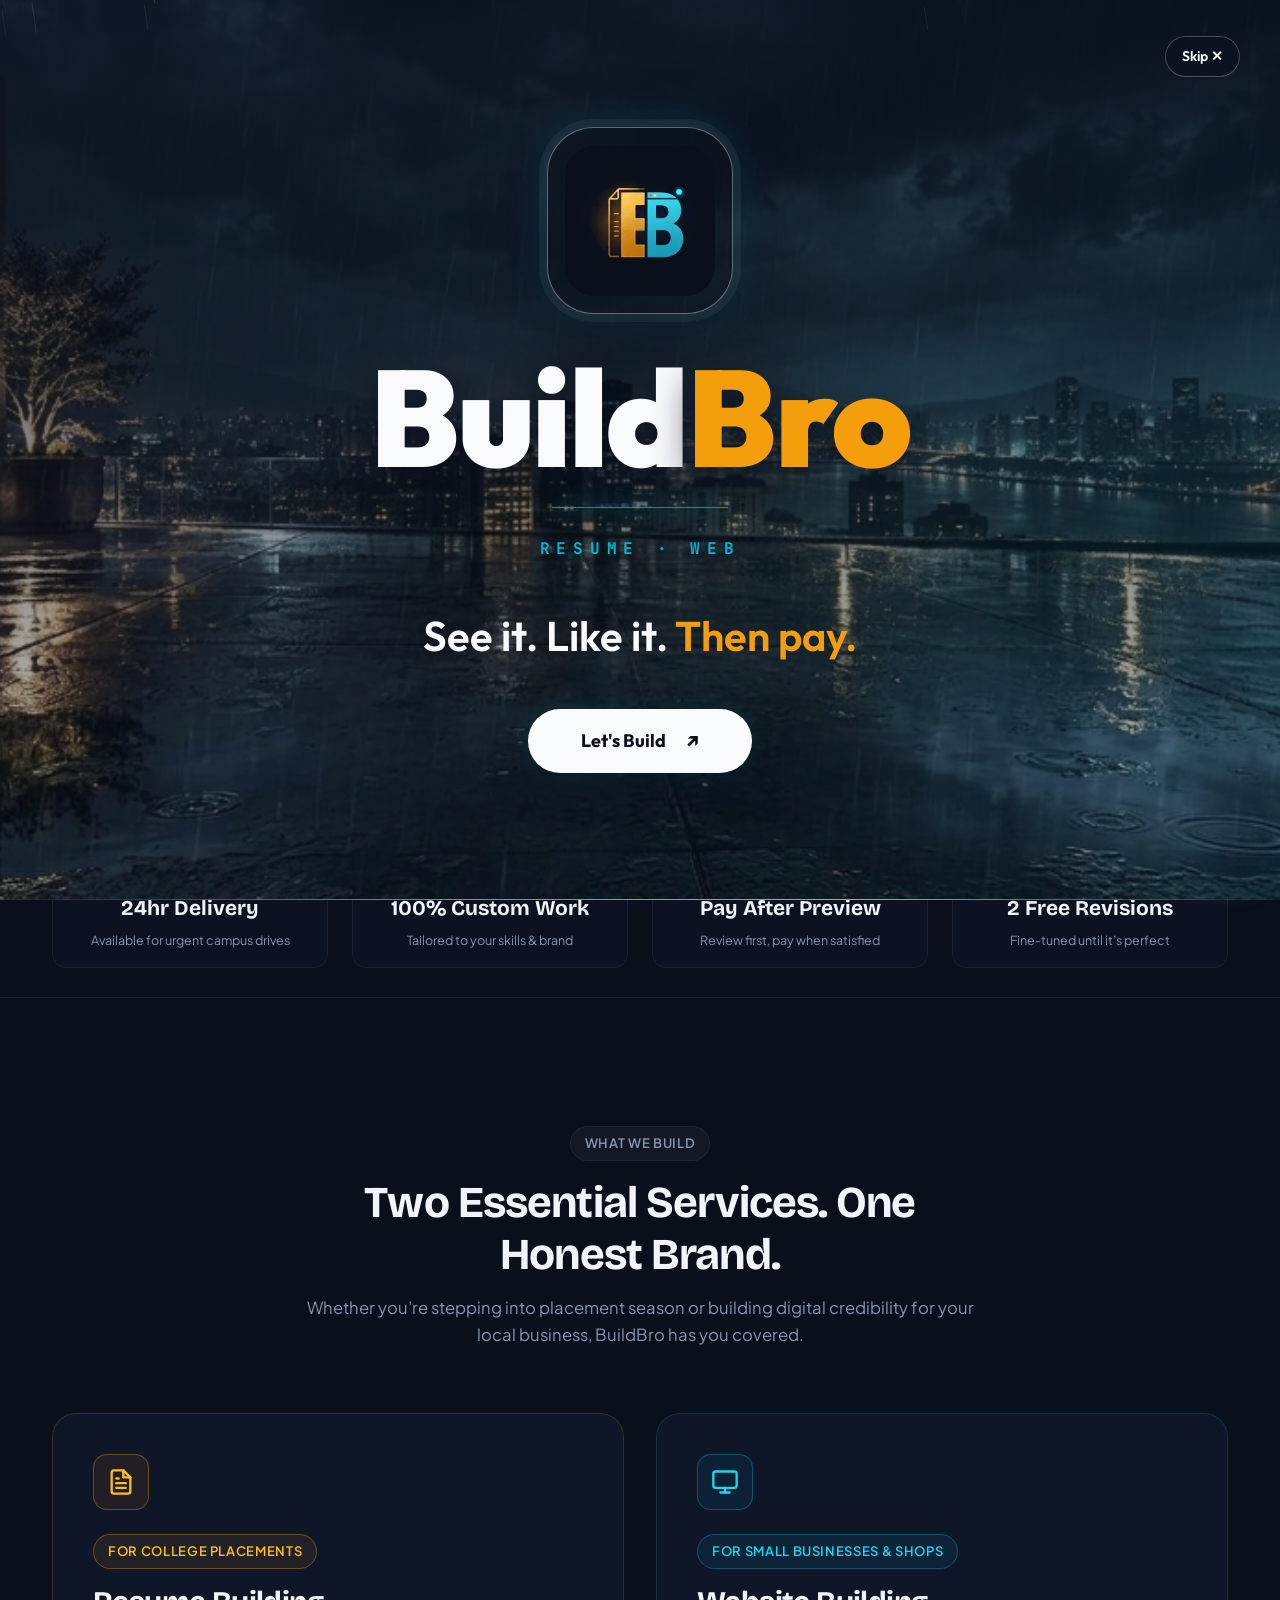
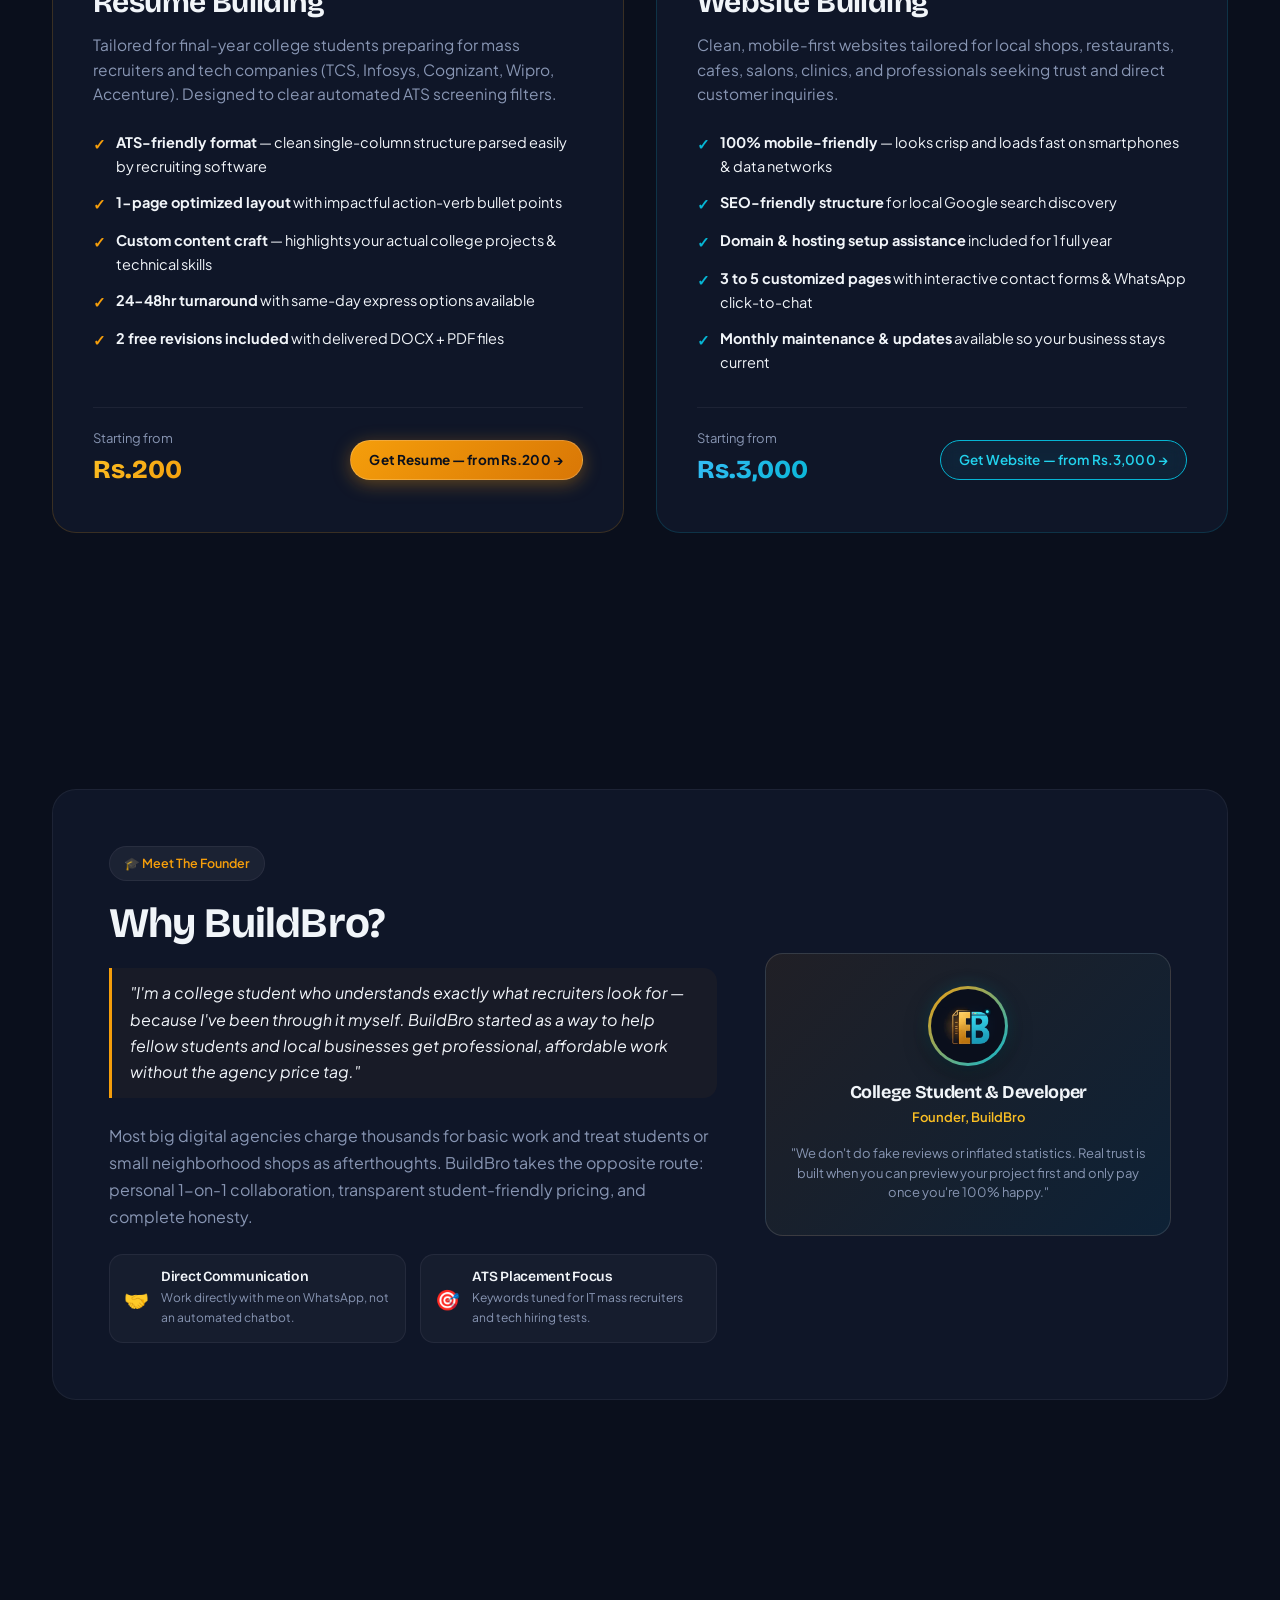
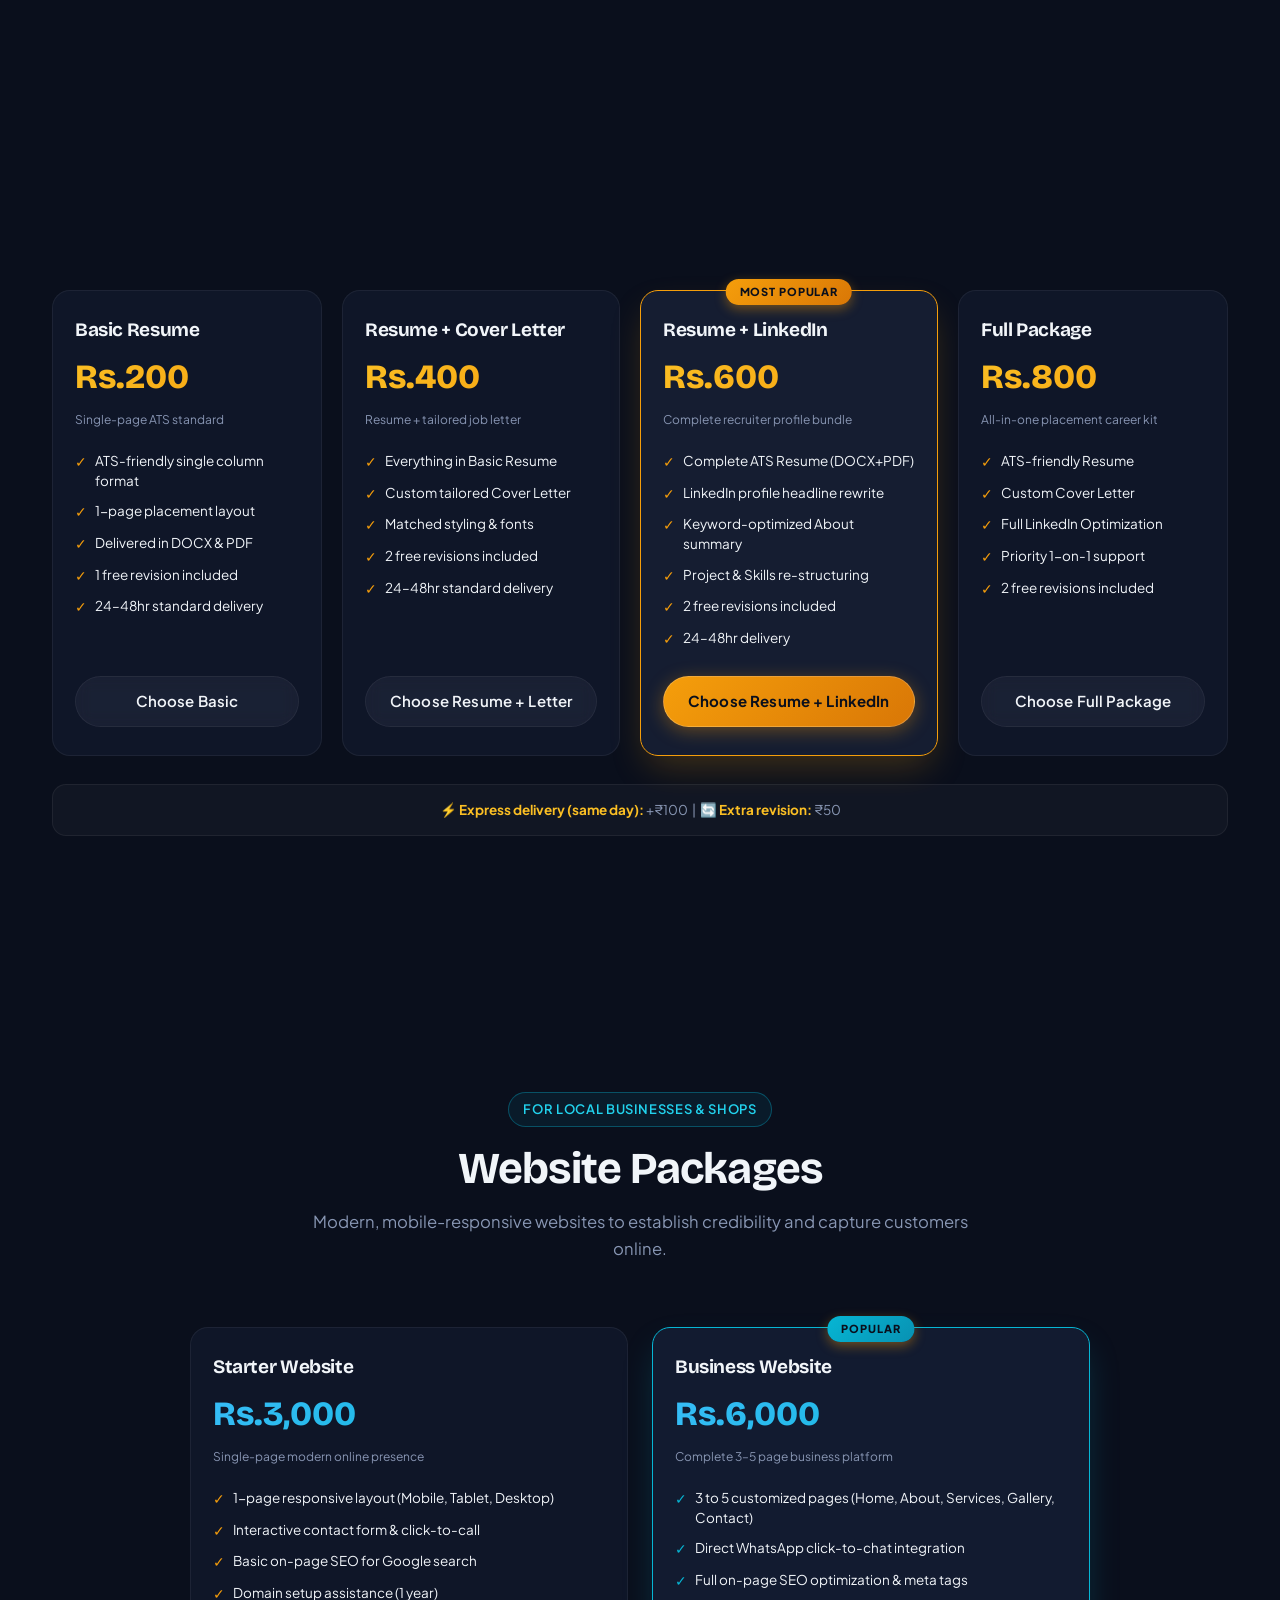
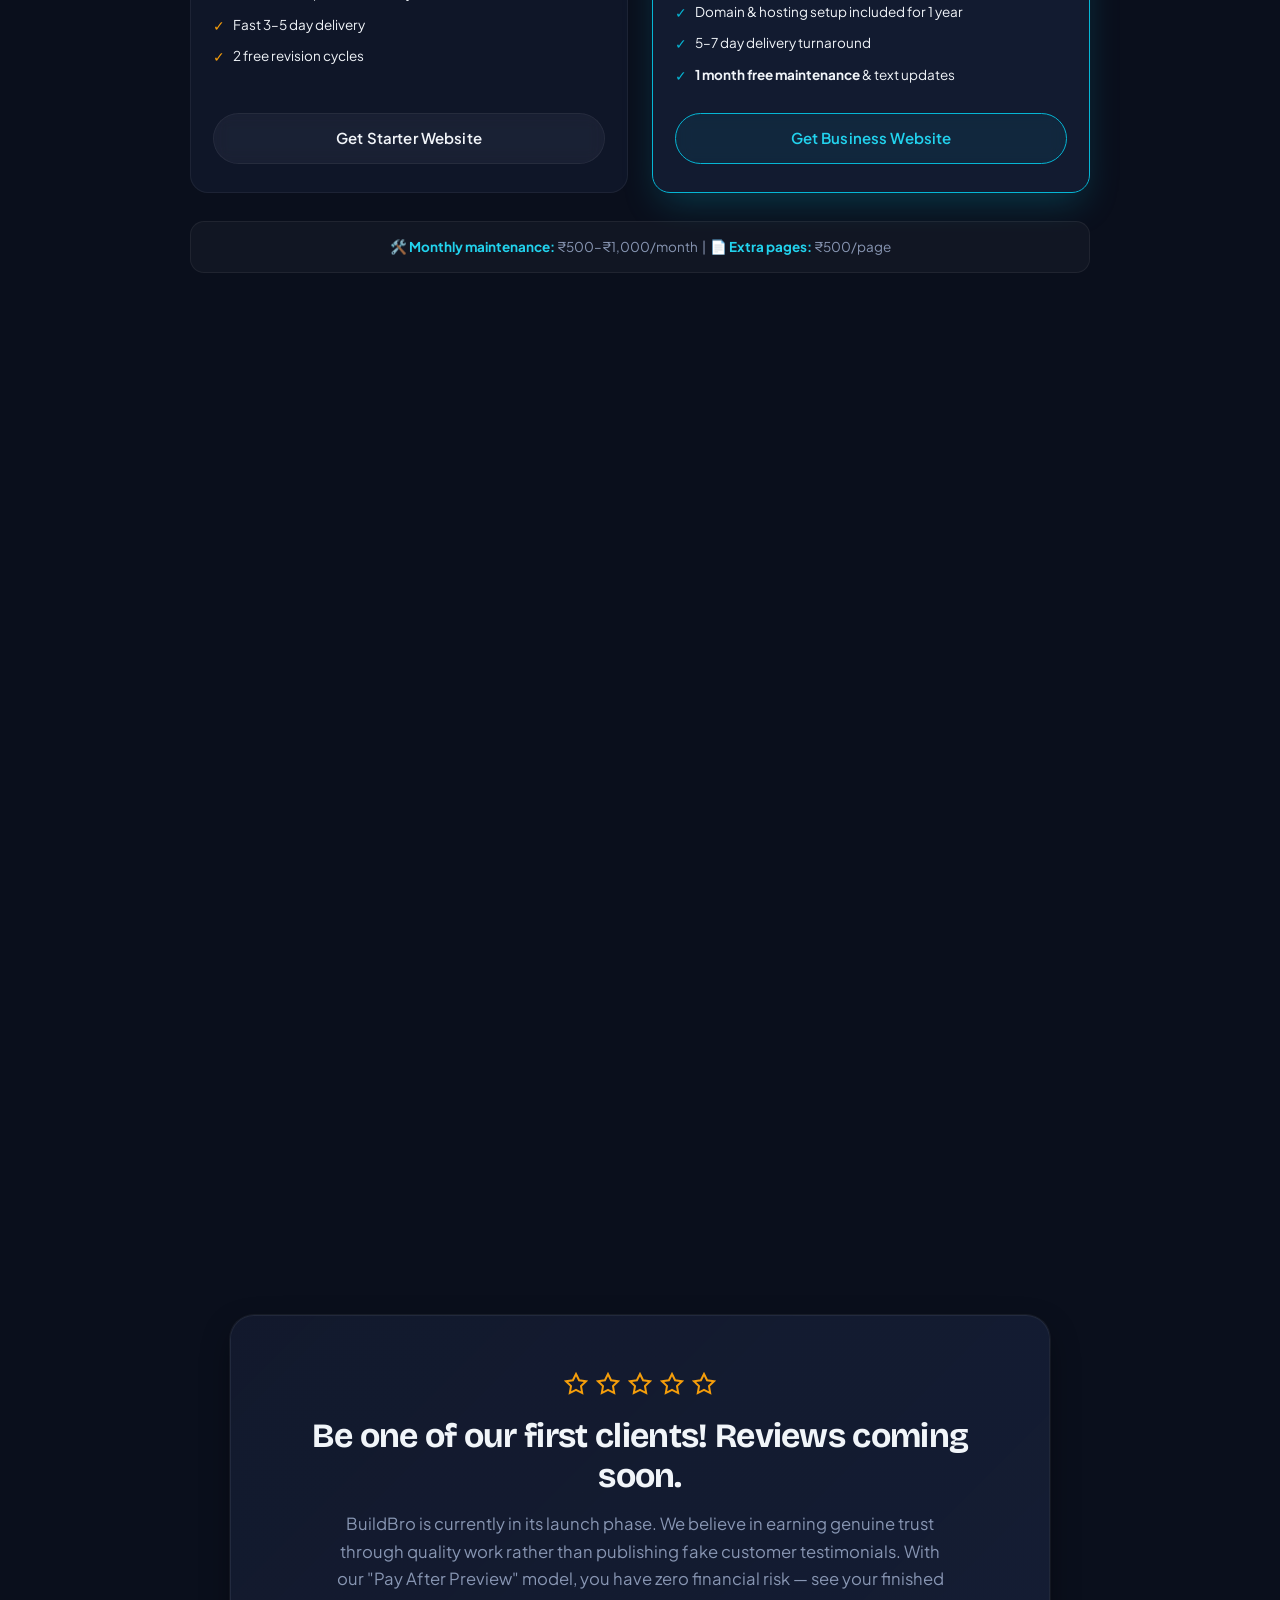
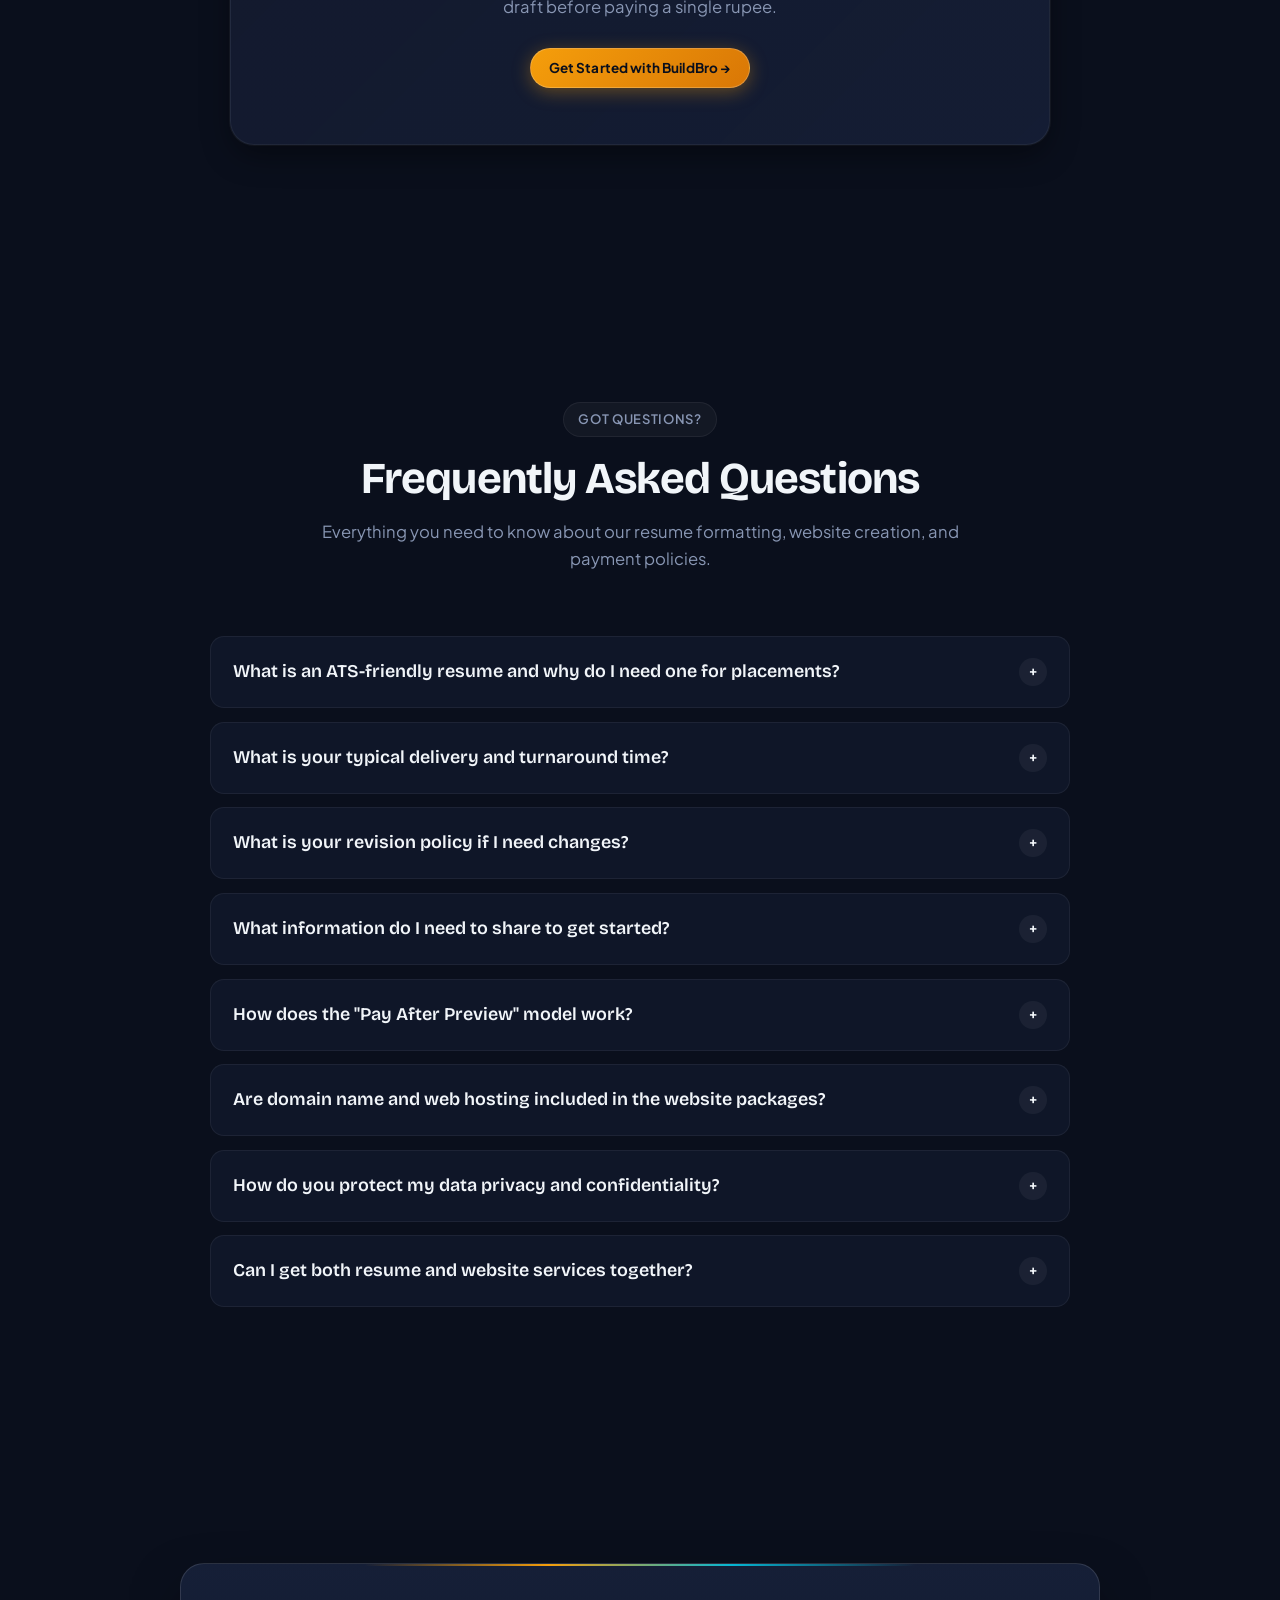
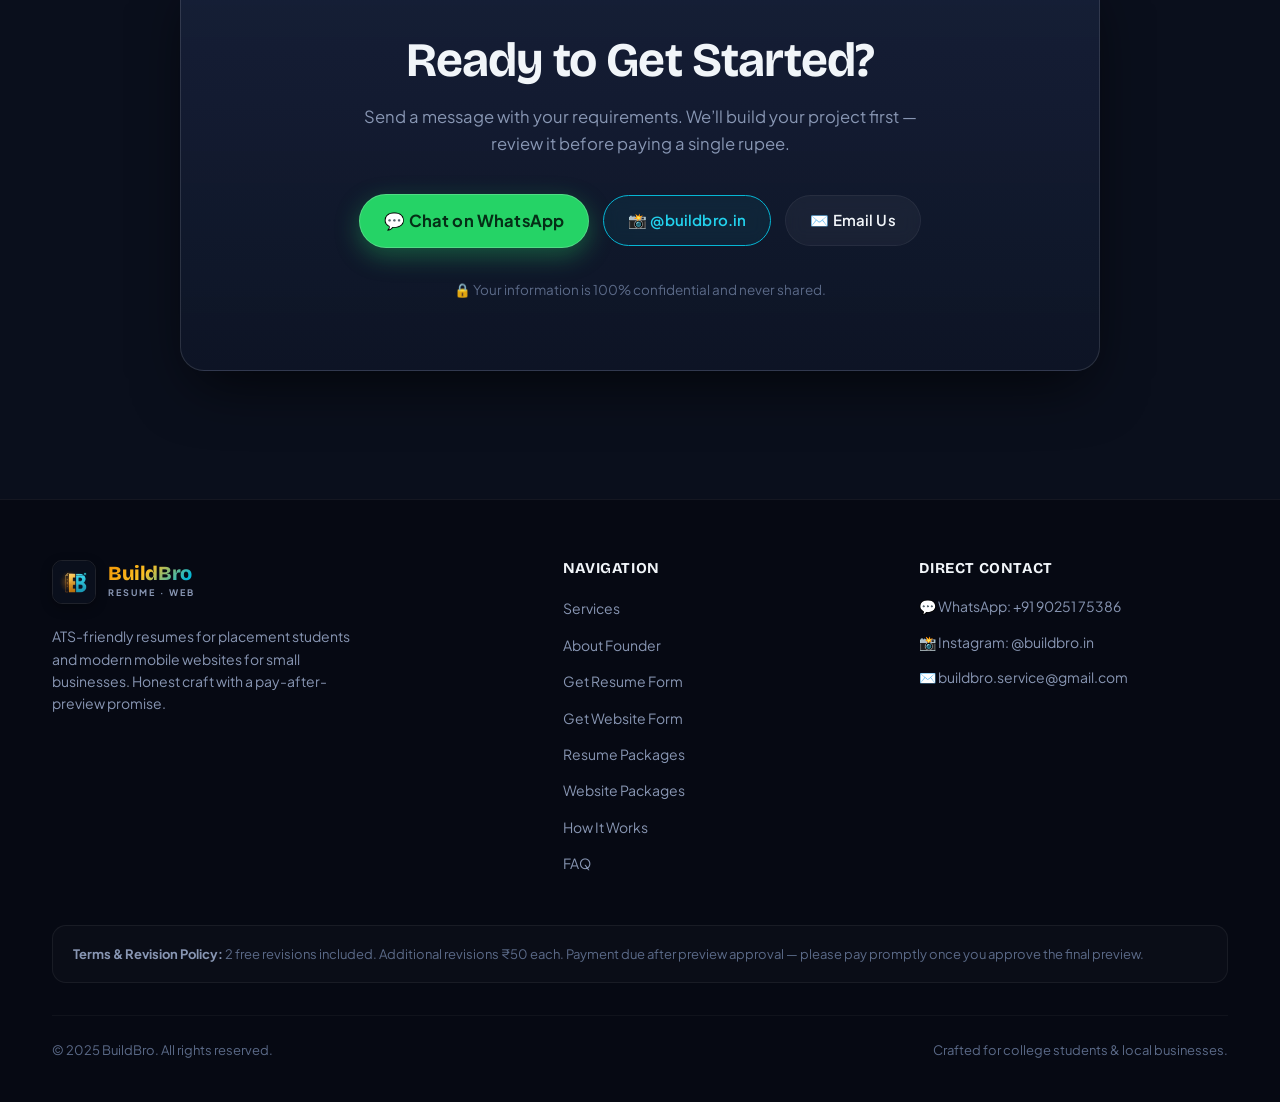
<file: Buildbro1-fixed/Buildbro1/index.html>
<!DOCTYPE html>
<html lang="en">
<head>
  <meta charset="UTF-8">
  <meta name="viewport" content="width=device-width, initial-scale=1.0, viewport-fit=cover">
  <meta http-equiv="X-UA-Compatible" content="IE=edge">
  
  <title>BuildBro — ATS Resumes & Mobile Websites | Pay After Preview</title>
  <meta name="description" content="BuildBro crafts ATS-friendly resumes for placement students (from ₹200) and mobile-friendly websites for small businesses (from ₹3,000). See your work first, pay only after approval.">
  <meta name="keywords" content="ATS resume building, college placement resume, TCS resume, Infosys resume, small business website, freelance web developer, pay after preview resume, BuildBro">
  <meta name="theme-color" content="#0a0f1c">
  
  <!-- OpenGraph / Social Previews -->
  <meta property="og:type" content="website">
  <meta property="og:title" content="BuildBro — Your Resume & Website, Professionally Built">
  <meta property="og:description" content="ATS-friendly resumes for students. Custom websites for businesses. Pay only after you review your draft.">
  <meta property="og:image" content="https://buildbro.in/og-preview.png">
  <meta name="twitter:card" content="summary_large_image">

  <!-- Preconnect to Google Fonts -->
  <link rel="preconnect" href="https://fonts.googleapis.com">
  <link rel="preconnect" href="https://fonts.gstatic.com" crossorigin>
  <link href="https://fonts.googleapis.com/css2?family=Bricolage+Grotesque:opsz,wght@12..96,500;600;700;800&family=Outfit:wght@400;600;700;900&family=JetBrains+Mono:wght@700&family=Plus+Jakarta+Sans:wght@400;500;600;700&display=swap" rel="stylesheet">

  <link rel="icon" type="image/png" href="favicon.png">
  <link rel="apple-touch-icon" href="logo.png">
  <link rel="stylesheet" href="css/styles.css">
</head>
<body>

  <!-- =========================================================================
       Background Ambient Layer (Desktop: Animated Orbs + Noise, Mobile: Static)
       ========================================================================= -->
  <div class="bg-ambient-layer" aria-hidden="true">
    <div class="bg-orb orb-gold"></div>
    <div class="bg-orb orb-cyan"></div>
    <div class="bg-orb orb-center"></div>
  </div>
  <div class="bg-noise-overlay" aria-hidden="true"></div>

  <!-- =========================================================================
       1. Intro / Splash Screen ("Midnight Aurora Glass" Entrance)
       ========================================================================= -->
  <div id="splash-screen" class="splash-overlay bb-page" role="dialog" aria-modal="true" aria-label="Welcome to BuildBro">
    <!-- Full-Bleed Background Photo -->
    <img
      src="buildbro-bg.jpg"
      alt=""
      class="bb-backdrop"
      width="1536"
      height="1024"
      aria-hidden="true"
    >

    <!-- Dark Gradient Atmosphere Overlay -->
    <div class="bb-atmosphere" aria-hidden="true"></div>

    <!-- Canvas for Rain Particle System -->
    <canvas id="splash-rain-canvas" class="splash-rain-canvas" aria-hidden="true"></canvas>

    <!-- Top Navigation / Skip Escape Hatch -->
    <button id="splash-skip-btn" class="bb-skip" type="button" aria-label="Skip entrance animation">
      Skip ✕
    </button>

    <!-- Main Hero Content -->
    <div class="bb-content" id="splash-card">
      <!-- Glowing Glass Logo Container with soft glow ring -->
      <div class="bb-logo-wrap bb-reveal" id="splash-logo-container">
        <div class="bb-logo-glass" aria-hidden="true"></div>
        <img
          src="logo.png"
          alt="BuildBro logo"
          id="splash-logo-img"
          class="bb-logo-img"
          width="150"
          height="150"
        >
      </div>

      <!-- Brand Headline: BuildBro with "Bro" in gold -->
      <h1 class="bb-title bb-reveal" id="splash-title" aria-label="BuildBro">
        Build<span class="text-gold">Bro</span>
      </h1>

      <!-- Thin glowing cyan divider line -->
      <div class="bb-title-rule bb-reveal" aria-hidden="true"></div>

      <!-- Service Subhead: RESUME · WEB -->
      <p class="bb-subhead bb-reveal" id="splash-tagline">
        RESUME · WEB
      </p>

      <!-- Core Value Proposition with "Then pay." in gold -->
      <p class="bb-value bb-reveal" id="splash-phrases" aria-label="See it. Like it. Then pay.">
        See it. Like it. <span class="text-gold">Then pay.</span>
      </p>

      <!-- Primary Interactive Pill CTA Button -->
      <button id="splash-enter-btn" class="bb-action bb-reveal" type="button">
        <span>Let's Build</span>
        <span class="bb-action-arrow" aria-hidden="true">↗</span>
      </button>
    </div>

    <!-- Bottom Accent Line -->
    <div class="bb-bottom-line" aria-hidden="true"></div>
  </div>

  <!-- Main Website Scale-Down Arrival Wrapper -->
  <div id="site-wrapper" class="site-wrapper">
    <!-- =========================================================================
         Tagline Ticker Strip (Row 1: Always on Top)
         ========================================================================= -->
    <div class="site-ticker-wrap" id="site-ticker" aria-label="Brand highlights ticker">
      <div class="ticker-track">
        <div class="ticker-group">
          <span class="ticker-highlight">See it. Like it. Then pay.</span>
          <span class="ticker-dot" aria-hidden="true">♦</span>
          <span>ATS-Friendly Resumes</span>
          <span class="ticker-dot" aria-hidden="true">♦</span>
          <span>Custom Websites for Business</span>
          <span class="ticker-dot" aria-hidden="true">♦</span>
          <span>24-48hr Delivery</span>
          <span class="ticker-dot" aria-hidden="true">♦</span>
          <span class="ticker-highlight">See it. Like it. Then pay.</span>
          <span class="ticker-dot" aria-hidden="true">♦</span>
          <span>ATS-Friendly Resumes</span>
          <span class="ticker-dot" aria-hidden="true">♦</span>
          <span>Custom Websites for Business</span>
          <span class="ticker-dot" aria-hidden="true">♦</span>
          <span>24-48hr Delivery</span>
          <span class="ticker-dot" aria-hidden="true">♦</span>
          <span class="ticker-highlight">See it. Like it. Then pay.</span>
          <span class="ticker-dot" aria-hidden="true">♦</span>
          <span>ATS-Friendly Resumes</span>
          <span class="ticker-dot" aria-hidden="true">♦</span>
          <span>Custom Websites for Business</span>
          <span class="ticker-dot" aria-hidden="true">♦</span>
          <span>24-48hr Delivery</span>
          <span class="ticker-dot" aria-hidden="true">♦</span>
        </div>
        <div class="ticker-group" aria-hidden="true">
          <span class="ticker-highlight">See it. Like it. Then pay.</span>
          <span class="ticker-dot">♦</span>
          <span>ATS-Friendly Resumes</span>
          <span class="ticker-dot">♦</span>
          <span>Custom Websites for Business</span>
          <span class="ticker-dot">♦</span>
          <span>24-48hr Delivery</span>
          <span class="ticker-dot">♦</span>
          <span class="ticker-highlight">See it. Like it. Then pay.</span>
          <span class="ticker-dot">♦</span>
          <span>ATS-Friendly Resumes</span>
          <span class="ticker-dot">♦</span>
          <span>Custom Websites for Business</span>
          <span class="ticker-dot">♦</span>
          <span>24-48hr Delivery</span>
          <span class="ticker-dot">♦</span>
          <span class="ticker-highlight">See it. Like it. Then pay.</span>
          <span class="ticker-dot">♦</span>
          <span>ATS-Friendly Resumes</span>
          <span class="ticker-dot">♦</span>
          <span>Custom Websites for Business</span>
          <span class="ticker-dot">♦</span>
          <span>24-48hr Delivery</span>
          <span class="ticker-dot">♦</span>
        </div>
      </div>
    </div>

    <!-- =========================================================================
         1. Navigation (Row 2: Sticky Directly Below Ticker)
         ========================================================================= -->
    <header class="navbar" id="navbar">
    <div class="container nav-container">
      <!-- Logo: Clean BuildBro Logo Image -->
      <a href="#" class="brand-logo" aria-label="BuildBro Home">
        <img src="logo.png" alt="BuildBro Logo" class="brand-logo-img" width="44" height="44">
        <div class="brand-text-group">
          <span class="brand-name"><span class="gradient-brand">BuildBro</span></span>
          <span class="brand-tagline">RESUME · WEB</span>
        </div>
      </a>

      <!-- Desktop Links -->
      <nav aria-label="Main Navigation">
        <ul class="nav-links">
          <li><a href="#services" class="nav-link">Services</a></li>
          <li><a href="#about" class="nav-link">About</a></li>
          <li><a href="#resume-pricing" class="nav-link">Resume Packages</a></li>
          <li><a href="#website-pricing" class="nav-link">Website Packages</a></li>
          <li><a href="#how-it-works" class="nav-link">How It Works</a></li>
          <li><a href="#faq" class="nav-link">FAQ</a></li>
        </ul>
      </nav>

      <!-- Nav CTA & Mobile Hamburger -->
      <div class="nav-actions">
        <a href="https://wa.me/919025175386?text=Hi%20BuildBro!%20I'd%20like%20to%20enquire%20about%20your%20services." 
           class="btn btn-gold btn-sm nav-cta-btn" 
           target="_blank" 
           rel="noopener noreferrer"
           data-wa-package="general-enquiry">
          WhatsApp Us
        </a>
        <button id="hamburger-btn" class="hamburger-btn" type="button" aria-label="Toggle navigation menu" aria-expanded="false">
          <span class="hamburger-line"></span>
          <span class="hamburger-line"></span>
          <span class="hamburger-line"></span>
        </button>
      </div>
    </div>
  </header>

  <!-- Mobile Drawer Menu -->
  <div id="mobile-backdrop" class="mobile-menu-backdrop" aria-hidden="true"></div>
  <div id="mobile-drawer" class="mobile-menu-drawer" role="dialog" aria-modal="true" aria-label="Navigation drawer">
    <div class="mobile-menu-header">
      <div class="brand-logo">
        <img src="logo.png" alt="BuildBro Logo" class="brand-logo-img" width="38" height="38">
        <div class="brand-text-group">
          <span class="brand-name"><span class="gradient-brand">BuildBro</span></span>
          <span class="brand-tagline">RESUME · WEB</span>
        </div>
      </div>
      <button id="mobile-close-btn" class="mobile-menu-close" type="button" aria-label="Close menu">✕</button>
    </div>
    <ul class="mobile-nav-links">
      <li><a href="#services" class="mobile-nav-link">Services</a></li>
      <li><a href="#about" class="mobile-nav-link">About Founder</a></li>
      <li><a href="#resume-pricing" class="mobile-nav-link">Resume Pricing from Rs.200</a></li>
      <li><a href="#website-pricing" class="mobile-nav-link">Website Packages</a></li>
      <li><a href="#how-it-works" class="mobile-nav-link">How It Works</a></li>
      <li><a href="#faq" class="mobile-nav-link">FAQ</a></li>
      <li><a href="#contact" class="mobile-nav-link">Contact</a></li>
    </ul>
    <div class="mobile-menu-footer">
      <a href="https://wa.me/919025175386?text=Hi%20BuildBro!%20I'd%20like%20to%20chat%20on%20WhatsApp." 
         class="btn btn-gold btn-full" 
         target="_blank" 
         rel="noopener noreferrer"
         data-wa-package="general-enquiry">
        💬 Chat on WhatsApp
      </a>
    </div>
  </div>

  <main>
    <!-- =======================================================================
         2. Hero Section
         ======================================================================= -->
    <section class="hero-section" id="hero">
      <!-- Particle Constellation Background Canvas -->
      <canvas id="hero-particles-canvas" class="hero-particles-canvas" aria-hidden="true"></canvas>

      <div class="container hero-container">
        <div class="hero-grid">
          <!-- Left Column: Copy & Dual CTAs -->
          <div class="hero-content">
            <div class="hero-badge">
              <span class="badge-dot"></span>
              PLACEMENT SEASON 2025-26 IS HERE
            </div>
            <h1 class="hero-headline" id="hero-headline">
              <span class="hero-word-wrap"><span class="hero-word" style="--word-index: 0">Your</span></span>
              <span class="hero-word-wrap"><span class="hero-word" style="--word-index: 1">Resume</span></span>
              <span class="hero-word-wrap"><span class="hero-word" style="--word-index: 2">&amp;</span></span>
              <span class="hero-word-wrap"><span class="hero-word" style="--word-index: 3">Website,</span></span>
              <span class="hero-word-wrap"><span class="hero-word" style="--word-index: 4">Professionally</span></span>
              <span class="hero-word-wrap"><span class="hero-word" style="--word-index: 5">Built</span></span>
              <span class="hero-word-wrap"><span class="hero-word" style="--word-index: 6">with</span></span>
              <span class="hero-word-wrap"><span class="hero-word hero-word-brand" style="--word-index: 7"><span class="gradient-brand shimmer-brand">BuildBro</span>.</span></span>
            </h1>
            <p class="hero-subtext">
              ATS-friendly resumes for students. Custom websites for businesses. One brand, two services.
            </p>
            <div class="hero-cta-group">
              <a href="#resume-pricing" class="btn btn-gold btn-lg magnetic-btn" data-magnetic="true">
                Get Resume — from Rs.200
              </a>
              <a href="#website-pricing" class="btn btn-cyan-outline btn-lg magnetic-btn" data-magnetic="true">
                Get Website — from Rs.3,000
              </a>
            </div>
            <!-- Honest Launch-Phase Trust Badge (NO fake star ratings) -->
            <div class="hero-trust-bar">
              <span class="trust-item">⚡ Fast Delivery</span>
              <span class="trust-bullet">·</span>
              <span class="trust-item">🔒 See It First, Pay Later</span>
              <span class="trust-bullet">·</span>
              <span class="trust-item">🎯 ATS-Friendly</span>
            </div>
          </div>

          <!-- Right Column: Visual Mockup Showcase (Desktop: Dual Layered Cards, Mobile: Front Card) -->
          <div class="hero-mockup-wrap">
            <div class="mockup-card-stack">
              <!-- Back Card: ATS Resume Mockup (Desktop Only) with Soft Accent Glow -->
              <div class="mockup-card-holder card-holder-resume" aria-hidden="true">
                <div class="card-ambient-glow glow-gold" aria-hidden="true"></div>
                <div class="mockup-card mockup-resume">
                  <div class="resume-header">
                    <div class="resume-name"></div>
                    <div class="resume-role"></div>
                  </div>
                  <div class="resume-body">
                    <div class="resume-section-title"></div>
                    <div class="resume-line w-90"></div>
                    <div class="resume-line w-75"></div>
                    <div class="resume-line w-85"></div>
                    <div class="resume-tags">
                      <span class="resume-tag-pill">Python</span>
                      <span class="resume-tag-pill">SQL</span>
                      <span class="resume-tag-pill">React</span>
                      <span class="resume-tag-pill">ATS 95+</span>
                    </div>
                    <div style="margin-top: 14px;">
                      <div class="resume-section-title" style="width: 80px;"></div>
                      <div class="resume-line w-85"></div>
                      <div class="resume-line w-75"></div>
                    </div>
                  </div>
                </div>
              </div>

              <!-- Front Card: Website Mockup with Soft Accent Glow -->
              <div class="mockup-card-holder card-holder-browser">
                <div class="card-ambient-glow glow-cyan" aria-hidden="true"></div>
                <div class="mockup-card mockup-browser">
                  <div class="browser-header">
                    <div class="browser-dots">
                      <span class="browser-dot dot-red"></span>
                      <span class="browser-dot dot-yellow"></span>
                      <span class="browser-dot dot-green"></span>
                    </div>
                    <div class="browser-url-bar">https://mybusiness.in</div>
                  </div>
                  <div class="browser-content">
                    <div class="mini-web-hero">
                      <div class="mini-pill"></div>
                      <div class="mini-title-line"></div>
                      <div class="mini-text-line"></div>
                      <div class="mini-btn"></div>
                    </div>
                    <div class="mini-web-grid">
                      <div class="mini-box">
                        <div class="mini-box-icon"></div>
                        <div class="mini-box-bar"></div>
                      </div>
                      <div class="mini-box">
                        <div class="mini-box-icon" style="background: rgba(245, 158, 11, 0.2);"></div>
                        <div class="mini-box-bar"></div>
                      </div>
                    </div>
                  </div>
                </div>
              </div>

              <!-- Desktop Floating Ambient Badges -->
              <div class="floating-badge badge-resume-score">
                <span>📄 ATS Score 95+ Guaranteed</span>
              </div>
              <div class="floating-badge badge-responsive-check">
                <span>📱 100% Mobile Optimized</span>
              </div>
            </div>
          </div>
        </div>
      </div>
    </section>

    <!-- =======================================================================
         3. Stats Bar (Honest Launch-Phase, No Fake Numbers)
         ======================================================================= -->
    <section class="stats-section">
      <div class="container">
        <div class="stats-grid">
          <div class="stat-item reveal-on-scroll">
            <span class="stat-icon">⏱️</span>
            <span class="stat-label">24hr Delivery</span>
            <span class="stat-sub">Available for urgent campus drives</span>
          </div>
          <div class="stat-item reveal-on-scroll">
            <span class="stat-icon">✨</span>
            <span class="stat-label">100% Custom Work</span>
            <span class="stat-sub">Tailored to your skills & brand</span>
          </div>
          <div class="stat-item reveal-on-scroll">
            <span class="stat-icon">🔒</span>
            <span class="stat-label">Pay After Preview</span>
            <span class="stat-sub">Review first, pay when satisfied</span>
          </div>
          <div class="stat-item reveal-on-scroll">
            <span class="stat-icon">🔄</span>
            <span class="stat-label">2 Free Revisions</span>
            <span class="stat-sub">Fine-tuned until it’s perfect</span>
          </div>
        </div>
      </div>
    </section>

    <!-- =======================================================================
         4. Services Overview (Two Large Cards)
         ======================================================================= -->
    <section class="services-section" id="services">
      <div class="container">
        <div class="section-header reveal-on-scroll">
          <span class="section-tag tag-neutral">What We Build</span>
          <h2 class="section-title">Two Essential Services. One Honest Brand.</h2>
          <p class="section-subtitle">
            Whether you’re stepping into placement season or building digital credibility for your local business, BuildBro has you covered.
          </p>
        </div>

        <div class="services-grid">
          <!-- Card 1: Resume Building (Gold Theme) -->
          <div class="service-card card-resume reveal-on-scroll">
            <div class="service-icon-box">
              <svg width="28" height="28" viewBox="0 0 24 24" fill="none" stroke="currentColor" stroke-width="2" stroke-linecap="round" stroke-linejoin="round">
                <path d="M14 2H6a2 2 0 0 0-2 2v16a2 2 0 0 0 2 2h12a2 2 0 0 0 2-2V8z"></path>
                <polyline points="14 2 14 8 20 8"></polyline>
                <line x1="16" y1="13" x2="8" y2="13"></line>
                <line x1="16" y1="17" x2="8" y2="17"></line>
                <polyline points="10 9 9 9 8 9"></polyline>
              </svg>
            </div>
            <span class="section-tag tag-gold" style="width: fit-content;">For College Placements</span>
            <h3 class="service-card-title">Resume Building</h3>
            <p class="service-card-desc">
              Tailored for final-year college students preparing for mass recruiters and tech companies (TCS, Infosys, Cognizant, Wipro, Accenture). Designed to clear automated ATS screening filters.
            </p>
            <ul class="service-features-list">
              <li class="service-feature-item">
                <span class="feature-check">✓</span>
                <span><strong>ATS-friendly format</strong> — clean single-column structure parsed easily by recruiting software</span>
              </li>
              <li class="service-feature-item">
                <span class="feature-check">✓</span>
                <span><strong>1-page optimized layout</strong> with impactful action-verb bullet points</span>
              </li>
              <li class="service-feature-item">
                <span class="feature-check">✓</span>
                <span><strong>Custom content craft</strong> — highlights your actual college projects & technical skills</span>
              </li>
              <li class="service-feature-item">
                <span class="feature-check">✓</span>
                <span><strong>24-48hr turnaround</strong> with same-day express options available</span>
              </li>
              <li class="service-feature-item">
                <span class="feature-check">✓</span>
                <span><strong>2 free revisions included</strong> with delivered DOCX + PDF files</span>
              </li>
            </ul>
            <div class="service-card-footer">
              <div class="service-price-tag">
                <span>Starting from</span>
                <span class="price-amount gradient-gold">Rs.200</span>
              </div>
              <a href="#resume-pricing" class="btn btn-gold btn-sm">Get Resume — from Rs.200 →</a>
            </div>
          </div>

          <!-- Card 2: Website Building (Cyan Theme) -->
          <div class="service-card card-website reveal-on-scroll">
            <div class="service-icon-box">
              <svg width="28" height="28" viewBox="0 0 24 24" fill="none" stroke="currentColor" stroke-width="2" stroke-linecap="round" stroke-linejoin="round">
                <rect x="2" y="3" width="20" height="14" rx="2" ry="2"></rect>
                <line x1="8" y1="21" x2="16" y2="21"></line>
                <line x1="12" y1="17" x2="12" y2="21"></line>
              </svg>
            </div>
            <span class="section-tag tag-cyan" style="width: fit-content;">For Small Businesses &amp; Shops</span>
            <h3 class="service-card-title">Website Building</h3>
            <p class="service-card-desc">
              Clean, mobile-first websites tailored for local shops, restaurants, cafes, salons, clinics, and professionals seeking trust and direct customer inquiries.
            </p>
            <ul class="service-features-list">
              <li class="service-feature-item">
                <span class="feature-check">✓</span>
                <span><strong>100% mobile-friendly</strong> — looks crisp and loads fast on smartphones & data networks</span>
              </li>
              <li class="service-feature-item">
                <span class="feature-check">✓</span>
                <span><strong>SEO-friendly structure</strong> for local Google search discovery</span>
              </li>
              <li class="service-feature-item">
                <span class="feature-check">✓</span>
                <span><strong>Domain &amp; hosting setup assistance</strong> included for 1 full year</span>
              </li>
              <li class="service-feature-item">
                <span class="feature-check">✓</span>
                <span><strong>3 to 5 customized pages</strong> with interactive contact forms & WhatsApp click-to-chat</span>
              </li>
              <li class="service-feature-item">
                <span class="feature-check">✓</span>
                <span><strong>Monthly maintenance &amp; updates</strong> available so your business stays current</span>
              </li>
            </ul>
            <div class="service-card-footer">
              <div class="service-price-tag">
                <span>Starting from</span>
                <span class="price-amount gradient-cyan">Rs.3,000</span>
              </div>
              <a href="#website-pricing" class="btn btn-cyan-outline btn-sm">Get Website — from Rs.3,000 →</a>
            </div>
          </div>
        </div>
      </div>
    </section>

    <!-- =======================================================================
         5. About / Founder Section ("Why BuildBro?")
         ======================================================================= -->
    <section class="about-section" id="about">
      <div class="container">
        <div class="about-card reveal-on-scroll">
          <div class="about-grid">
            <div class="about-text-col">
              <div class="about-badge">
                <span>🎓 Meet The Founder</span>
              </div>
              <h2 class="about-title">Why BuildBro?</h2>
              <div class="about-quote-box">
                "I'm a college student who understands exactly what recruiters look for — because I've been through it myself. BuildBro started as a way to help fellow students and local businesses get professional, affordable work without the agency price tag."
              </div>
              <p class="about-text">
                Most big digital agencies charge thousands for basic work and treat students or small neighborhood shops as afterthoughts. BuildBro takes the opposite route: personal 1-on-1 collaboration, transparent student-friendly pricing, and complete honesty.
              </p>
              <div class="about-pillars">
                <div class="pillar-item">
                  <span class="pillar-icon">🤝</span>
                  <div class="pillar-text">
                    <h4>Direct Communication</h4>
                    <p>Work directly with me on WhatsApp, not an automated chatbot.</p>
                  </div>
                </div>
                <div class="pillar-item">
                  <span class="pillar-icon">🎯</span>
                  <div class="pillar-text">
                    <h4>ATS Placement Focus</h4>
                    <p>Keywords tuned for IT mass recruiters and tech hiring tests.</p>
                  </div>
                </div>
              </div>
            </div>

            <!-- Founder Card Profile Badge -->
            <div class="about-founder-badge-card">
              <div class="founder-avatar-circle" aria-hidden="true">
                <img src="logo.png" alt="BuildBro Icon" class="founder-avatar-img" width="74" height="74">
              </div>
              <h3 class="founder-name">College Student &amp; Developer</h3>
              <div class="founder-tag">Founder, BuildBro</div>
              <p class="founder-pledge">
                "We don't do fake reviews or inflated statistics. Real trust is built when you can preview your project first and only pay once you're 100% happy."
              </p>
            </div>
          </div>
        </div>
      </div>
    </section>

    <!-- =======================================================================
         6. Resume Pricing (4 Cards)
         ======================================================================= -->
    <section class="pricing-section" id="resume-pricing">
      <div class="container">
        <div class="section-header reveal-on-scroll">
          <span class="section-tag tag-gold">Campus Placement Specials</span>
          <h2 class="section-title">Resume Packages</h2>
          <p class="section-subtitle">
            Clean, ATS-ready resumes formatted for TCS, Infosys, Cognizant, Wipro, and high-growth tech companies.
          </p>
        </div>

        <div class="pricing-grid-4">
          <!-- Card 1: Basic Resume -->
          <div class="pricing-card reveal-on-scroll">
            <h3 class="pricing-tier-name">Basic Resume</h3>
            <div class="pricing-tier-price gradient-gold">Rs.200</div>
            <div class="pricing-tier-note">Single-page ATS standard</div>
            <ul class="pricing-features-list">
              <li class="pricing-feature">
                <span class="icon">✓</span>
                <span>ATS-friendly single column format</span>
              </li>
              <li class="pricing-feature">
                <span class="icon">✓</span>
                <span>1-page placement layout</span>
              </li>
              <li class="pricing-feature">
                <span class="icon">✓</span>
                <span>Delivered in DOCX &amp; PDF</span>
              </li>
              <li class="pricing-feature">
                <span class="icon">✓</span>
                <span>1 free revision included</span>
              </li>
              <li class="pricing-feature">
                <span class="icon">✓</span>
                <span>24–48hr standard delivery</span>
              </li>
            </ul>
            <a href="resume-form.html?package=basic" 
               class="btn btn-outline-subtle btn-full">
              Choose Basic
            </a>
          </div>

          <!-- Card 2: Resume + Cover Letter -->
          <div class="pricing-card reveal-on-scroll">
            <h3 class="pricing-tier-name">Resume + Cover Letter</h3>
            <div class="pricing-tier-price gradient-gold">Rs.400</div>
            <div class="pricing-tier-note">Resume + tailored job letter</div>
            <ul class="pricing-features-list">
              <li class="pricing-feature">
                <span class="icon">✓</span>
                <span>Everything in Basic Resume</span>
              </li>
              <li class="pricing-feature">
                <span class="icon">✓</span>
                <span>Custom tailored Cover Letter</span>
              </li>
              <li class="pricing-feature">
                <span class="icon">✓</span>
                <span>Matched styling &amp; fonts</span>
              </li>
              <li class="pricing-feature">
                <span class="icon">✓</span>
                <span>2 free revisions included</span>
              </li>
              <li class="pricing-feature">
                <span class="icon">✓</span>
                <span>24–48hr standard delivery</span>
              </li>
            </ul>
            <a href="resume-form.html?package=cover-letter" 
               class="btn btn-outline-subtle btn-full">
              Choose Resume + Letter
            </a>
          </div>

          <!-- Card 3: Resume + LinkedIn [POPULAR] -->
          <div class="pricing-card featured-gold reveal-on-scroll">
            <div class="popular-badge">MOST POPULAR</div>
            <h3 class="pricing-tier-name">Resume + LinkedIn</h3>
            <div class="pricing-tier-price gradient-gold">Rs.600</div>
            <div class="pricing-tier-note">Complete recruiter profile bundle</div>
            <ul class="pricing-features-list">
              <li class="pricing-feature">
                <span class="icon">✓</span>
                <span>Complete ATS Resume (DOCX+PDF)</span>
              </li>
              <li class="pricing-feature">
                <span class="icon">✓</span>
                <span>LinkedIn profile headline rewrite</span>
              </li>
              <li class="pricing-feature">
                <span class="icon">✓</span>
                <span>Keyword-optimized About summary</span>
              </li>
              <li class="pricing-feature">
                <span class="icon">✓</span>
                <span>Project &amp; Skills re-structuring</span>
              </li>
              <li class="pricing-feature">
                <span class="icon">✓</span>
                <span>2 free revisions included</span>
              </li>
              <li class="pricing-feature">
                <span class="icon">✓</span>
                <span>24–48hr delivery</span>
              </li>
            </ul>
            <a href="resume-form.html?package=linkedin" 
               class="btn btn-gold btn-full">
              Choose Resume + LinkedIn
            </a>
          </div>

          <!-- Card 4: Full Package -->
          <div class="pricing-card reveal-on-scroll">
            <h3 class="pricing-tier-name">Full Package</h3>
            <div class="pricing-tier-price gradient-gold">Rs.800</div>
            <div class="pricing-tier-note">All-in-one placement career kit</div>
            <ul class="pricing-features-list">
              <li class="pricing-feature">
                <span class="icon">✓</span>
                <span>ATS-friendly Resume</span>
              </li>
              <li class="pricing-feature">
                <span class="icon">✓</span>
                <span>Custom Cover Letter</span>
              </li>
              <li class="pricing-feature">
                <span class="icon">✓</span>
                <span>Full LinkedIn Optimization</span>
              </li>
              <li class="pricing-feature">
                <span class="icon">✓</span>
                <span>Priority 1-on-1 support</span>
              </li>
              <li class="pricing-feature">
                <span class="icon">✓</span>
                <span>2 free revisions included</span>
              </li>
            </ul>
            <a href="resume-form.html?package=full" 
               class="btn btn-outline-subtle btn-full">
              Choose Full Package
            </a>
          </div>
        </div>

        <!-- Add-on Note -->
        <div class="pricing-sub-note-bar reveal-on-scroll">
          ⚡ <strong>Express delivery (same day):</strong> +₹100 &nbsp;|&nbsp; 🔄 <strong>Extra revision:</strong> ₹50
        </div>
      </div>
    </section>

    <!-- =======================================================================
         7. Website Pricing (2 Cards — No E-commerce)
         ======================================================================= -->
    <section class="pricing-section" id="website-pricing">
      <div class="container">
        <div class="section-header reveal-on-scroll">
          <span class="section-tag tag-cyan">For Local Businesses &amp; Shops</span>
          <h2 class="section-title">Website Packages</h2>
          <p class="section-subtitle">
            Modern, mobile-responsive websites to establish credibility and capture customers online.
          </p>
        </div>

        <div class="pricing-grid-2">
          <!-- Card 1: Starter Website -->
          <div class="pricing-card reveal-on-scroll">
            <h3 class="pricing-tier-name">Starter Website</h3>
            <div class="pricing-tier-price gradient-cyan">Rs.3,000</div>
            <div class="pricing-tier-note">Single-page modern online presence</div>
            <ul class="pricing-features-list">
              <li class="pricing-feature">
                <span class="icon">✓</span>
                <span>1-page responsive layout (Mobile, Tablet, Desktop)</span>
              </li>
              <li class="pricing-feature">
                <span class="icon">✓</span>
                <span>Interactive contact form &amp; click-to-call</span>
              </li>
              <li class="pricing-feature">
                <span class="icon">✓</span>
                <span>Basic on-page SEO for Google search</span>
              </li>
              <li class="pricing-feature">
                <span class="icon">✓</span>
                <span>Domain setup assistance (1 year)</span>
              </li>
              <li class="pricing-feature">
                <span class="icon">✓</span>
                <span>Fast 3–5 day delivery</span>
              </li>
              <li class="pricing-feature">
                <span class="icon">✓</span>
                <span>2 free revision cycles</span>
              </li>
            </ul>
            <a href="website-form.html?package=starter" 
               class="btn btn-outline-subtle btn-full">
              Get Starter Website
            </a>
          </div>

          <!-- Card 2: Business Website [POPULAR] -->
          <div class="pricing-card featured-cyan reveal-on-scroll">
            <div class="popular-badge popular-badge-cyan">POPULAR</div>
            <h3 class="pricing-tier-name">Business Website</h3>
            <div class="pricing-tier-price gradient-cyan">Rs.6,000</div>
            <div class="pricing-tier-note">Complete 3–5 page business platform</div>
            <ul class="pricing-features-list">
              <li class="pricing-feature">
                <span class="icon">✓</span>
                <span>3 to 5 customized pages (Home, About, Services, Gallery, Contact)</span>
              </li>
              <li class="pricing-feature">
                <span class="icon">✓</span>
                <span>Direct WhatsApp click-to-chat integration</span>
              </li>
              <li class="pricing-feature">
                <span class="icon">✓</span>
                <span>Full on-page SEO optimization &amp; meta tags</span>
              </li>
              <li class="pricing-feature">
                <span class="icon">✓</span>
                <span>Domain &amp; hosting setup included for 1 year</span>
              </li>
              <li class="pricing-feature">
                <span class="icon">✓</span>
                <span>5–7 day delivery turnaround</span>
              </li>
              <li class="pricing-feature">
                <span class="icon">✓</span>
                <span><strong>1 month free maintenance</strong> &amp; text updates</span>
              </li>
            </ul>
            <a href="website-form.html?package=business" 
               class="btn btn-cyan-outline btn-full">
              Get Business Website
            </a>
          </div>
        </div>

        <!-- Add-on Note -->
        <div class="pricing-sub-note-bar pricing-sub-note-bar-cyan reveal-on-scroll">
          🛠️ <strong>Monthly maintenance:</strong> ₹500–₹1,000/month &nbsp;|&nbsp; 📄 <strong>Extra pages:</strong> ₹500/page
        </div>
      </div>
    </section>

    <!-- =======================================================================
         8. How It Works (4 Steps)
         ======================================================================= -->
    <section class="process-section" id="how-it-works">
      <div class="container">
        <div class="section-header reveal-on-scroll">
          <span class="section-tag tag-neutral">Simple &amp; Transparent</span>
          <h2 class="section-title">How It Works</h2>
          <p class="section-subtitle">
            Zero complicated contracts or upfront financial commitments. Just 4 straightforward steps.
          </p>
        </div>

        <div class="process-grid">
          <!-- Step 1 -->
          <div class="process-card reveal-on-scroll">
            <div class="step-number-tag">01</div>
            <h3 class="step-title">Share Details</h3>
            <p class="step-desc">
              Message us on WhatsApp with your rough notes, existing resume, or business requirements and photos.
            </p>
          </div>

          <!-- Step 2 -->
          <div class="process-card reveal-on-scroll">
            <div class="step-number-tag">02</div>
            <h3 class="step-title">We Build It</h3>
            <p class="step-desc">
              We craft your ATS-friendly resume or code your mobile-first website with clean modern design principles.
            </p>
          </div>

          <!-- Step 3 -->
          <div class="process-card reveal-on-scroll">
            <div class="step-number-tag">03</div>
            <h3 class="step-title">Preview &amp; Approve</h3>
            <p class="step-desc">
              Receive a watermarked draft or live test link. Request tweaks with your 2 free revisions included.
            </p>
          </div>

          <!-- Step 4 (Highlighted) -->
          <div class="process-card step-card-highlight reveal-on-scroll">
            <div class="step-number-tag">04</div>
            <h3 class="step-title">Pay &amp; Download</h3>
            <p class="step-desc">
              Receive your final clean DOCX + PDF or live website transfer right after preview approval.
            </p>
            <div class="step-highlight-box">
              🔒 "Pay only after preview — see it, like it, then pay."
            </div>
          </div>
        </div>
      </div>
    </section>

    <!-- =======================================================================
         9. Testimonials (Honest Placeholder, NOT Fake)
         ======================================================================= -->
    <section class="testimonials-section">
      <div class="container">
        <div class="testimonials-honest-card reveal-on-scroll">
          <div class="stars-placeholder" aria-label="5 Star rating placeholder">
            <svg class="star-icon" viewBox="0 0 24 24" fill="none" stroke="currentColor" stroke-width="2">
              <polygon points="12 2 15.09 8.26 22 9.27 17 14.14 18.18 21.02 12 17.77 5.82 21.02 7 14.14 2 9.27 8.91 8.26 12 2"></polygon>
            </svg>
            <svg class="star-icon" viewBox="0 0 24 24" fill="none" stroke="currentColor" stroke-width="2">
              <polygon points="12 2 15.09 8.26 22 9.27 17 14.14 18.18 21.02 12 17.77 5.82 21.02 7 14.14 2 9.27 8.91 8.26 12 2"></polygon>
            </svg>
            <svg class="star-icon" viewBox="0 0 24 24" fill="none" stroke="currentColor" stroke-width="2">
              <polygon points="12 2 15.09 8.26 22 9.27 17 14.14 18.18 21.02 12 17.77 5.82 21.02 7 14.14 2 9.27 8.91 8.26 12 2"></polygon>
            </svg>
            <svg class="star-icon" viewBox="0 0 24 24" fill="none" stroke="currentColor" stroke-width="2">
              <polygon points="12 2 15.09 8.26 22 9.27 17 14.14 18.18 21.02 12 17.77 5.82 21.02 7 14.14 2 9.27 8.91 8.26 12 2"></polygon>
            </svg>
            <svg class="star-icon" viewBox="0 0 24 24" fill="none" stroke="currentColor" stroke-width="2">
              <polygon points="12 2 15.09 8.26 22 9.27 17 14.14 18.18 21.02 12 17.77 5.82 21.02 7 14.14 2 9.27 8.91 8.26 12 2"></polygon>
            </svg>
          </div>
          <h3>Be one of our first clients! Reviews coming soon.</h3>
          <p>
            BuildBro is currently in its launch phase. We believe in earning genuine trust through quality work rather than publishing fake customer testimonials. With our "Pay After Preview" model, you have zero financial risk — see your finished draft before paying a single rupee.
          </p>
          <a href="https://wa.me/919025175386?text=Hi%20BuildBro!%20I'd%20like%20to%20be%20one%20of%20your%20first%20clients." 
             class="btn btn-gold btn-sm" 
             target="_blank" 
             rel="noopener noreferrer"
             data-wa-package="general-enquiry">
            Get Started with BuildBro →
          </a>
        </div>
      </div>
    </section>

    <!-- =======================================================================
         10. FAQ (8 Questions Accordion)
         ======================================================================= -->
    <section class="faq-section" id="faq">
      <div class="container">
        <div class="section-header reveal-on-scroll">
          <span class="section-tag tag-neutral">Got Questions?</span>
          <h2 class="section-title">Frequently Asked Questions</h2>
          <p class="section-subtitle">
            Everything you need to know about our resume formatting, website creation, and payment policies.
          </p>
        </div>

        <div class="faq-list">
          <!-- FAQ 1 -->
          <div class="faq-item reveal-on-scroll">
            <button class="faq-question-btn" type="button" aria-expanded="false">
              <span>What is an ATS-friendly resume and why do I need one for placements?</span>
              <span class="faq-toggle-icon">+</span>
            </button>
            <div class="faq-answer">
              <div class="faq-answer-inner">
                ATS stands for Applicant Tracking System. Top recruiters like TCS, Infosys, Cognizant, Wipro, and Accenture use automated bots to scan resumes before a human recruiter reviews them. Resumes made with fancy graphics, multiple columns, tables, or complex Canva icons often scramble the ATS scanner and get automatically rejected. BuildBro formats your resume with clean single-column hierarchy, standard ATS section titles, and keyword optimization to ensure 95%+ parsing success.
              </div>
            </div>
          </div>

          <!-- FAQ 2 -->
          <div class="faq-item reveal-on-scroll">
            <button class="faq-question-btn" type="button" aria-expanded="false">
              <span>What is your typical delivery and turnaround time?</span>
              <span class="faq-toggle-icon">+</span>
            </button>
            <div class="faq-answer">
              <div class="faq-answer-inner">
                Standard delivery for resumes is 24 to 48 hours. If you have an urgent campus drive tomorrow morning, we offer Express Same-Day delivery for just +₹100. For websites, Starter Websites are delivered within 3–5 business days, and Business Websites within 5–7 days.
              </div>
            </div>
          </div>

          <!-- FAQ 3 -->
          <div class="faq-item reveal-on-scroll">
            <button class="faq-question-btn" type="button" aria-expanded="false">
              <span>What is your revision policy if I need changes?</span>
              <span class="faq-toggle-icon">+</span>
            </button>
            <div class="faq-answer">
              <div class="faq-answer-inner">
                Every order comes with 2 free rounds of revisions. When you inspect your preview draft, you can ask for adjustments to bullet points, projects, fonts, or details. Additional revision rounds beyond the included two are available at a fair price of ₹50 per revision.
              </div>
            </div>
          </div>

          <!-- FAQ 4 -->
          <div class="faq-item reveal-on-scroll">
            <button class="faq-question-btn" type="button" aria-expanded="false">
              <span>What information do I need to share to get started?</span>
              <span class="faq-toggle-icon">+</span>
            </button>
            <div class="faq-answer">
              <div class="faq-answer-inner">
                For resumes: share your current resume or rough notes with your education marks, projects, technical skills, certifications, and contact details. For websites: send your business name, services list, phone number, address, and any existing photos or logo. Don't worry if it's messy — we will structure and polish everything for you.
              </div>
            </div>
          </div>

          <!-- FAQ 5 -->
          <div class="faq-item reveal-on-scroll">
            <button class="faq-question-btn" type="button" aria-expanded="false">
              <span>How does the "Pay After Preview" model work?</span>
              <span class="faq-toggle-icon">+</span>
            </button>
            <div class="faq-answer">
              <div class="faq-answer-inner">
                There is zero upfront advance payment required. We build your resume or draft website and send you a full preview draft. You review every section, request tweaks if needed, and once you approve it, you make the payment via UPI (Google Pay, PhonePe, Paytm, or QR code). Once paid, you receive your final, unwatermarked DOCX &amp; PDF files or live site transfer.
              </div>
            </div>
          </div>

          <!-- FAQ 6 -->
          <div class="faq-item reveal-on-scroll">
            <button class="faq-question-btn" type="button" aria-expanded="false">
              <span>Are domain name and web hosting included in the website packages?</span>
              <span class="faq-toggle-icon">+</span>
            </button>
            <div class="faq-answer">
              <div class="faq-answer-inner">
                Yes! Both our Starter and Business website packages include full domain setup assistance for 1 year (.com or .in) and secure, fast cloud hosting setup with free SSL security (https://).
              </div>
            </div>
          </div>

          <!-- FAQ 7 -->
          <div class="faq-item reveal-on-scroll">
            <button class="faq-question-btn" type="button" aria-expanded="false">
              <span>How do you protect my data privacy and confidentiality?</span>
              <span class="faq-toggle-icon">+</span>
            </button>
            <div class="faq-answer">
              <div class="faq-answer-inner">
                Your personal details, phone number, academic records, and career documents are strictly 100% confidential. We never share, sell, or publicly showcase your personal resume details without your explicit written consent.
              </div>
            </div>
          </div>

          <!-- FAQ 8 -->
          <div class="faq-item reveal-on-scroll">
            <button class="faq-question-btn" type="button" aria-expanded="false">
              <span>Can I get both resume and website services together?</span>
              <span class="faq-toggle-icon">+</span>
            </button>
            <div class="faq-answer">
              <div class="faq-answer-inner">
                Yes! Many final-year students choose to build an online portfolio website to stand out alongside their ATS resume, or run freelance side ventures. Message us directly on WhatsApp and we will offer a custom combo bundle discount.
              </div>
            </div>
          </div>
        </div>
      </div>
    </section>

    <!-- =======================================================================
         11. Contact CTA Section (3 Visible Buttons)
         ======================================================================= -->
    <section class="contact-section" id="contact">
      <div class="container">
        <div class="contact-card reveal-on-scroll">
          <h2 class="contact-headline">Ready to Get Started?</h2>
          <p class="contact-subtext">
            Send a message with your requirements. We’ll build your project first — review it before paying a single rupee.
          </p>
          
          <div class="contact-buttons-group">
            <!-- 1. WhatsApp (Primary, Gold, Largest) -->
            <a href="https://wa.me/919025175386?text=Hi%20BuildBro!%20I'd%20like%20to%20get%20started%20with%20my%20project." 
               class="btn btn-gold btn-whatsapp-primary" 
               target="_blank" 
               rel="noopener noreferrer"
               data-wa-package="general-enquiry">
              💬 Chat on WhatsApp
            </a>

            <!-- 2. Instagram (Secondary, Cyan Outline) -->
            <a href="https://instagram.com/buildbro.in" 
               class="btn btn-cyan-outline" 
               target="_blank" 
               rel="noopener noreferrer">
              📸 @buildbro.in
            </a>

            <!-- 3. Email (Secondary, Outline) -->
            <a href="mailto:buildbro.service@gmail.com?subject=BuildBro%20Service%20Inquiry" 
               class="btn btn-outline-subtle">
              ✉️ Email Us
            </a>
          </div>

          <div class="contact-privacy-note">
            <span>🔒 Your information is 100% confidential and never shared.</span>
          </div>
        </div>
      </div>
    </section>
  </main>

  <!-- =========================================================================
       12. Footer (Logo, Links, Contact Row, Terms Note, Copyright)
       ========================================================================= -->
  <footer class="site-footer">
    <div class="container">
      <div class="footer-grid">
        <!-- Col 1: Brand Info -->
        <div>
          <a href="#" class="brand-logo" aria-label="BuildBro Home">
            <img src="logo.png" alt="BuildBro Logo" class="brand-logo-img" width="44" height="44">
            <div class="brand-text-group">
              <span class="brand-name"><span class="gradient-brand">BuildBro</span></span>
              <span class="brand-tagline">RESUME · WEB</span>
            </div>
          </a>
          <p class="footer-brand-desc">
            ATS-friendly resumes for placement students and modern mobile websites for small businesses. Honest craft with a pay-after-preview promise.
          </p>
        </div>

        <!-- Col 2: Quick Links -->
        <div>
          <h4 class="footer-col-title">Navigation</h4>
          <ul class="footer-links-list">
            <li><a href="#services" class="footer-link">Services</a></li>
            <li><a href="#about" class="footer-link">About Founder</a></li>
            <li><a href="resume-form.html" class="footer-link">Get Resume Form</a></li>
            <li><a href="website-form.html" class="footer-link">Get Website Form</a></li>
            <li><a href="#resume-pricing" class="footer-link">Resume Packages</a></li>
            <li><a href="#website-pricing" class="footer-link">Website Packages</a></li>
            <li><a href="#how-it-works" class="footer-link">How It Works</a></li>
            <li><a href="#faq" class="footer-link">FAQ</a></li>
          </ul>
        </div>

        <!-- Col 3: Direct Contact Links -->
        <div>
          <h4 class="footer-col-title">Direct Contact</h4>
          <div class="footer-contact-row">
            <a href="https://wa.me/919025175386" 
               class="contact-info-link" 
               target="_blank" 
               rel="noopener noreferrer"
               data-wa-package="general-enquiry">
              <span>💬 WhatsApp: +91 90251 75386</span>
            </a>
            <a href="https://instagram.com/buildbro.in" 
               class="contact-info-link" 
               target="_blank" 
               rel="noopener noreferrer">
              <span>📸 Instagram: @buildbro.in</span>
            </a>
            <a href="mailto:buildbro.service@gmail.com" 
               class="contact-info-link">
              <span>✉️ buildbro.service@gmail.com</span>
            </a>
          </div>
        </div>
      </div>

      <!-- Terms Note -->
      <div class="footer-terms-box">
        <strong>Terms &amp; Revision Policy:</strong> 2 free revisions included. Additional revisions ₹50 each. Payment due after preview approval — please pay promptly once you approve the final preview.
      </div>

      <!-- Copyright -->
      <div class="footer-bottom-bar">
        <div>
          © 2025 BuildBro. All rights reserved.
        </div>
        <div>
          Crafted for college students &amp; local businesses.
        </div>
      </div>
    </div>
  </footer>
  </div> <!-- End #site-wrapper -->

  <!-- =========================================================================
       13. Floating WhatsApp Button (56x56px, Green Circle, Safe Area Offset)
       ========================================================================= -->
  <a href="https://wa.me/919025175386?text=Hi%20BuildBro!%20I'd%20like%20to%20chat%20about%20your%20services." 
     class="floating-whatsapp" 
     target="_blank" 
     rel="noopener noreferrer" 
     aria-label="Chat with BuildBro on WhatsApp"
     data-wa-package="general-enquiry">
    <div class="floating-whatsapp-pulse" aria-hidden="true"></div>
    <svg viewBox="0 0 24 24" aria-hidden="true">
      <path d="M12.04 2c-5.46 0-9.91 4.45-9.91 9.91 0 1.75.46 3.45 1.32 4.95L2.05 22l5.25-1.38c1.45.79 3.08 1.21 4.74 1.21 5.46 0 9.91-4.45 9.91-9.91 0-2.65-1.03-5.14-2.9-7.01A9.816 9.816 0 0 0 12.04 2zm.01 18.15c-1.49 0-2.95-.4-4.22-1.16l-.3-.18-3.13.82.84-3.05-.2-.31c-.84-1.33-1.28-2.88-1.28-4.47 0-4.54 3.7-8.24 8.25-8.24 2.2 0 4.27.86 5.83 2.42a8.18 8.18 0 0 1 2.42 5.83c0 4.54-3.7 8.24-8.25 8.24zm4.52-6.17c-.25-.12-1.47-.72-1.7-.81-.23-.08-.39-.12-.56.12-.17.25-.64.81-.79.97-.14.17-.29.19-.54.06-.25-.12-1.05-.39-2-1.23-.74-.66-1.24-1.47-1.39-1.72-.14-.25-.02-.38.11-.5.11-.11.25-.29.37-.43.12-.14.17-.25.25-.41.08-.17.04-.31-.02-.43-.06-.12-.56-1.34-.76-1.84-.2-.48-.4-.42-.56-.43h-.48c-.17 0-.43.06-.66.31-.23.25-.87.85-.87 2.08 0 1.22.89 2.4 1.02 2.57.12.17 1.76 2.68 4.25 3.76.59.26 1.06.41 1.42.53.6.19 1.14.16 1.57.1.48-.07 1.47-.6 1.68-1.18.21-.58.21-1.07.15-1.18-.07-.12-.22-.19-.47-.31z"/>
    </svg>
  </a>

  <!-- Main JavaScript File -->
  <script src="js/main.js"></script>
</body>
</html>
</file>
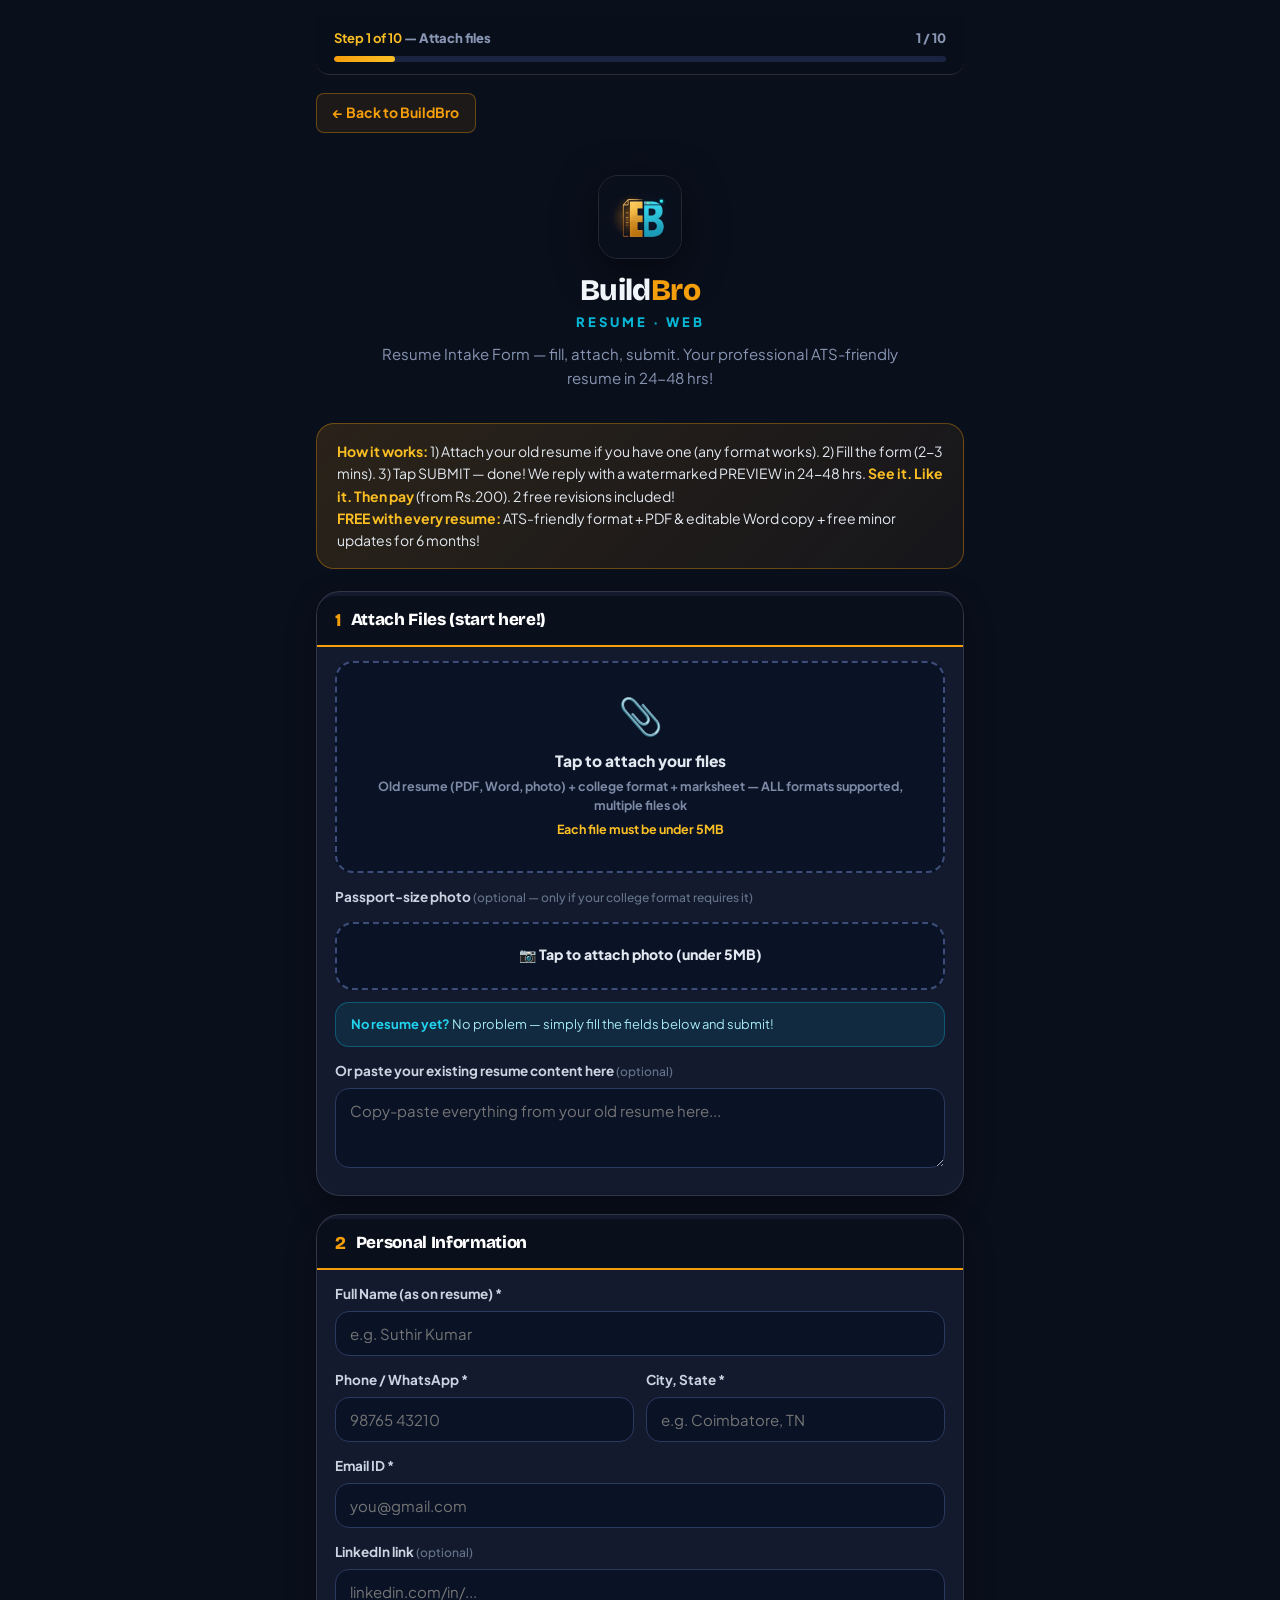
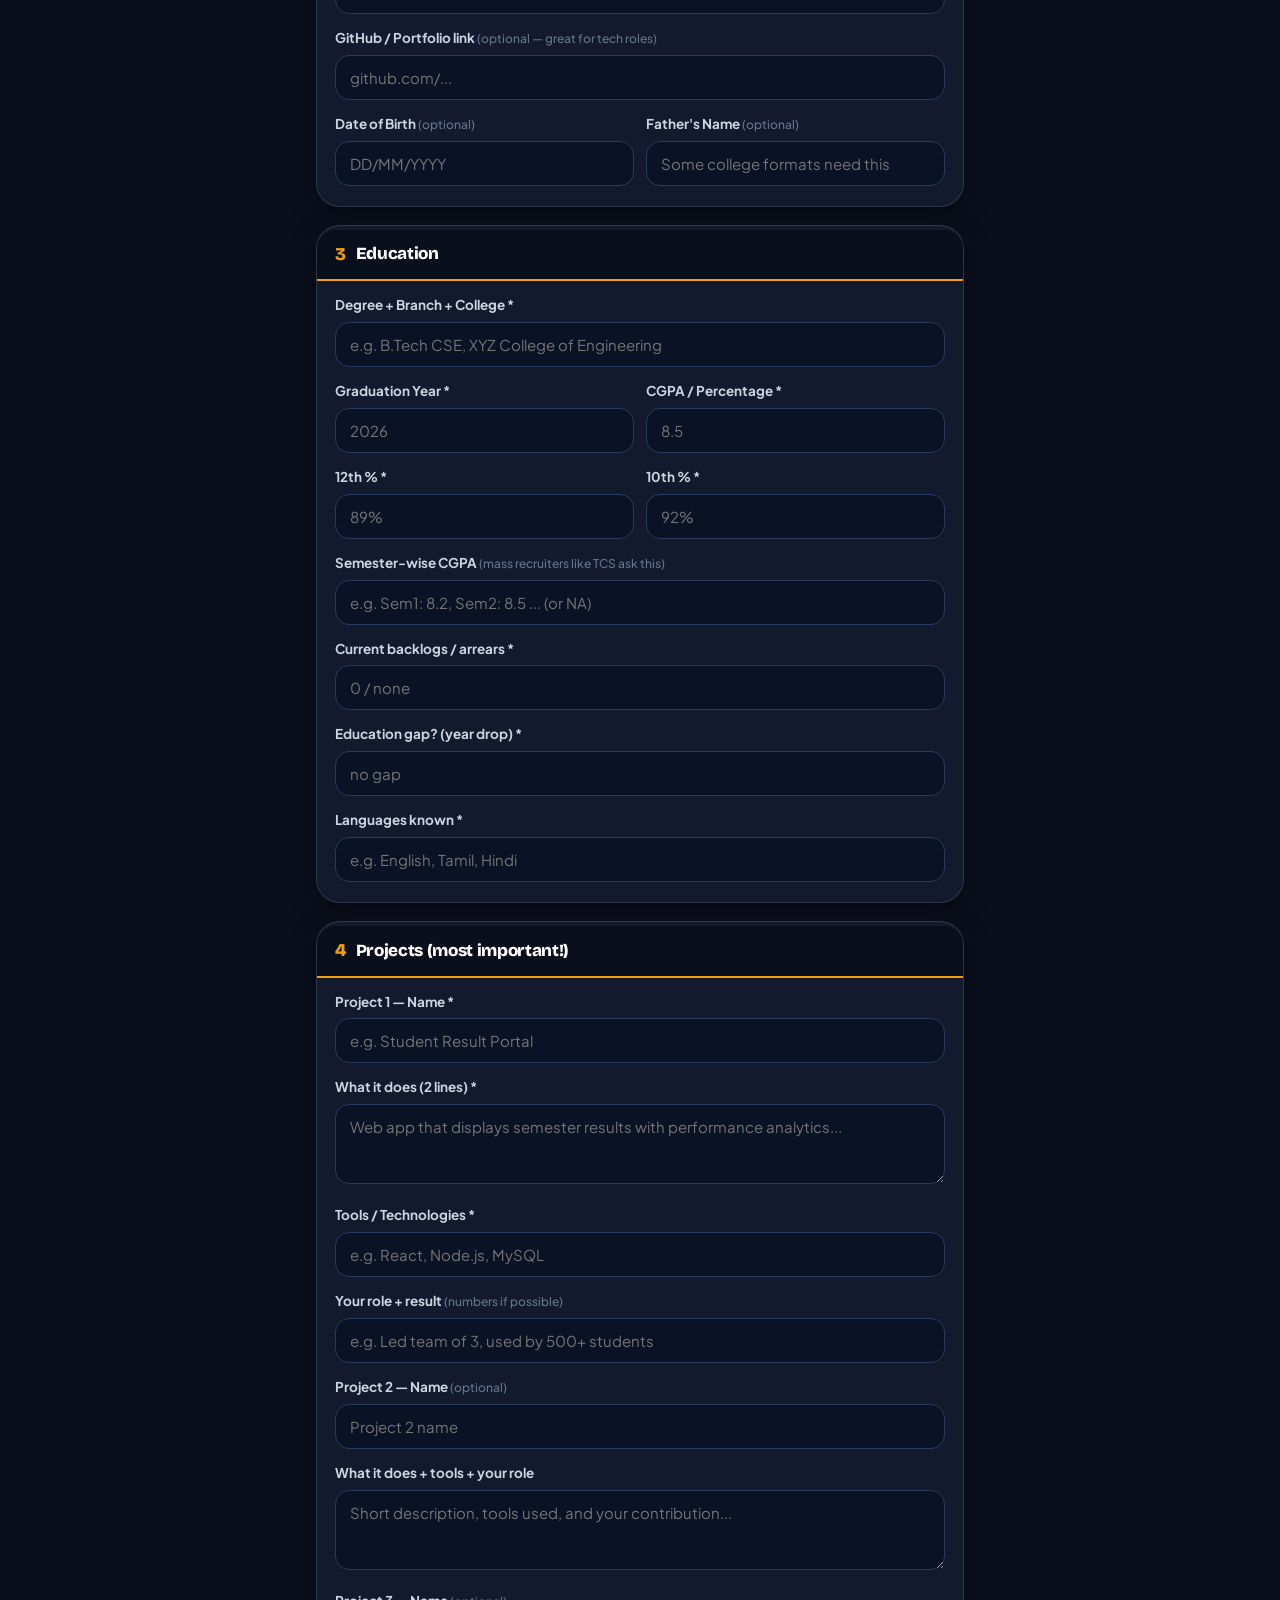
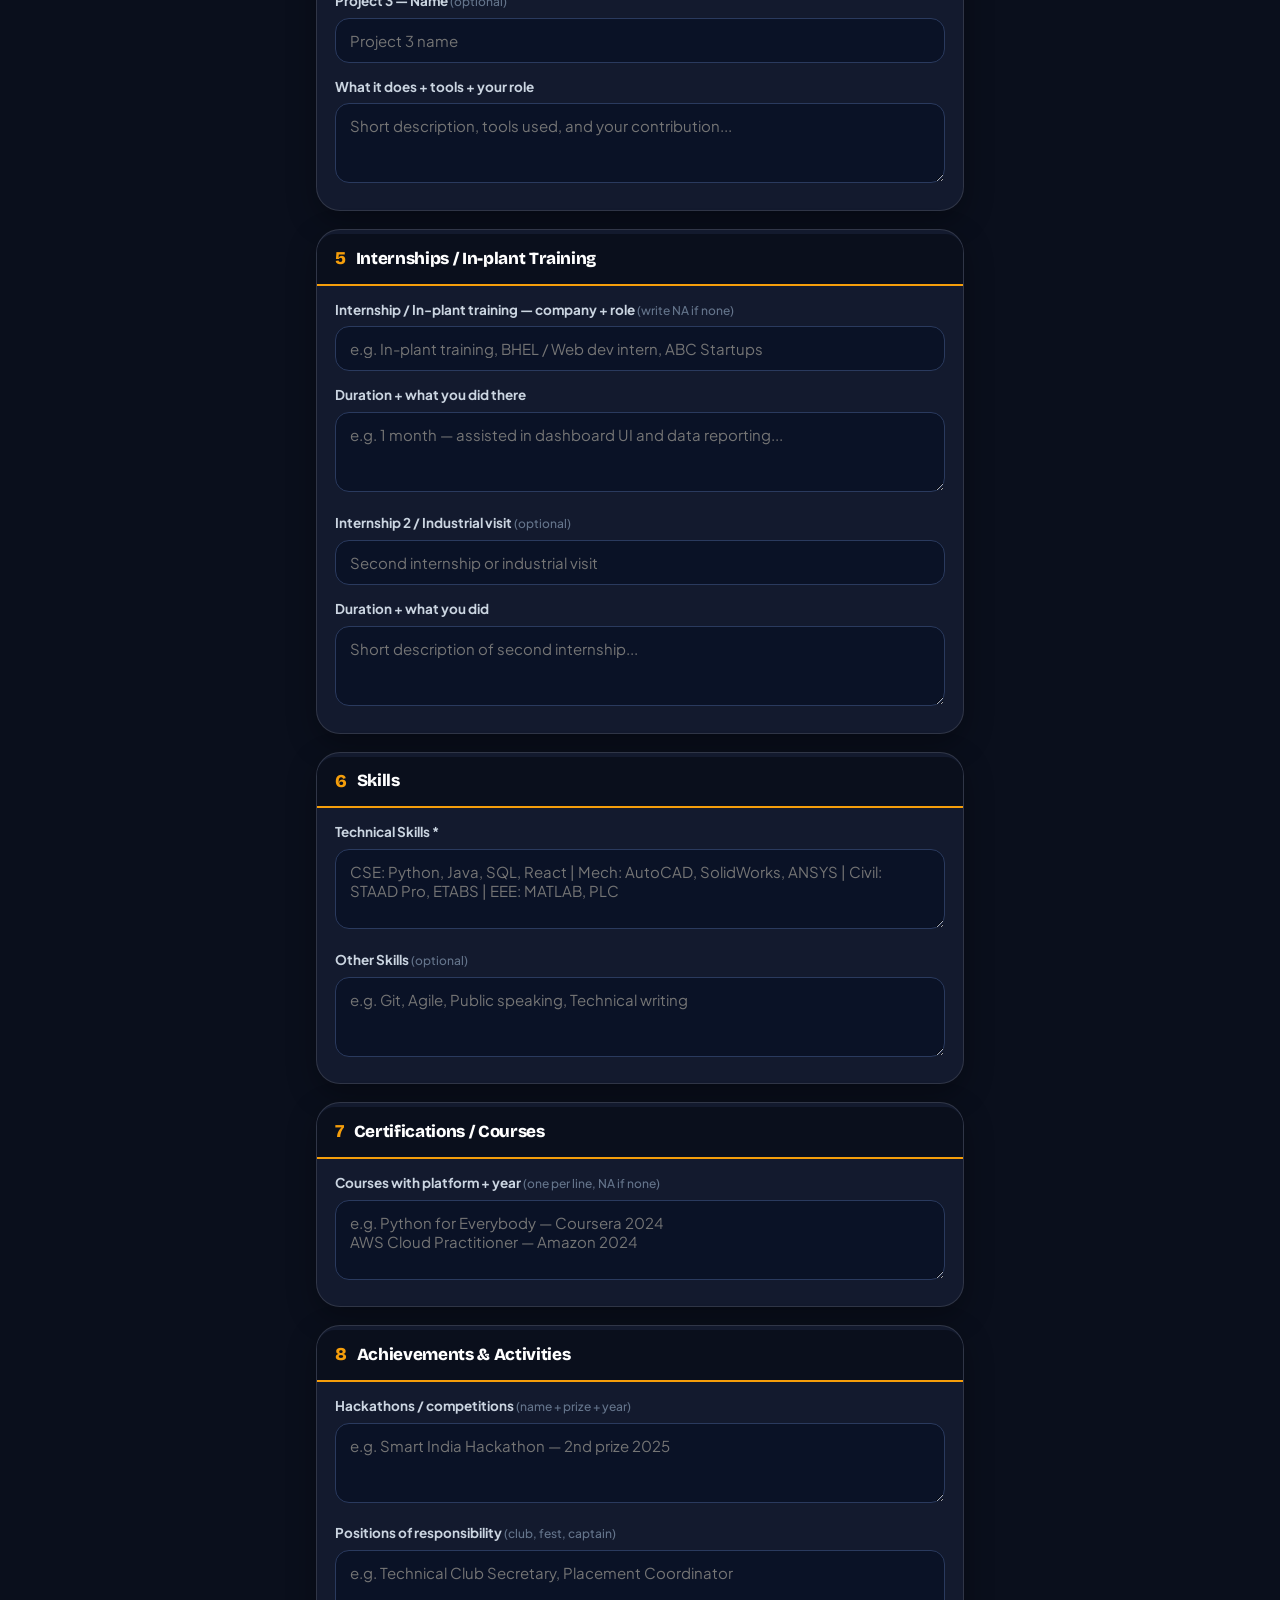
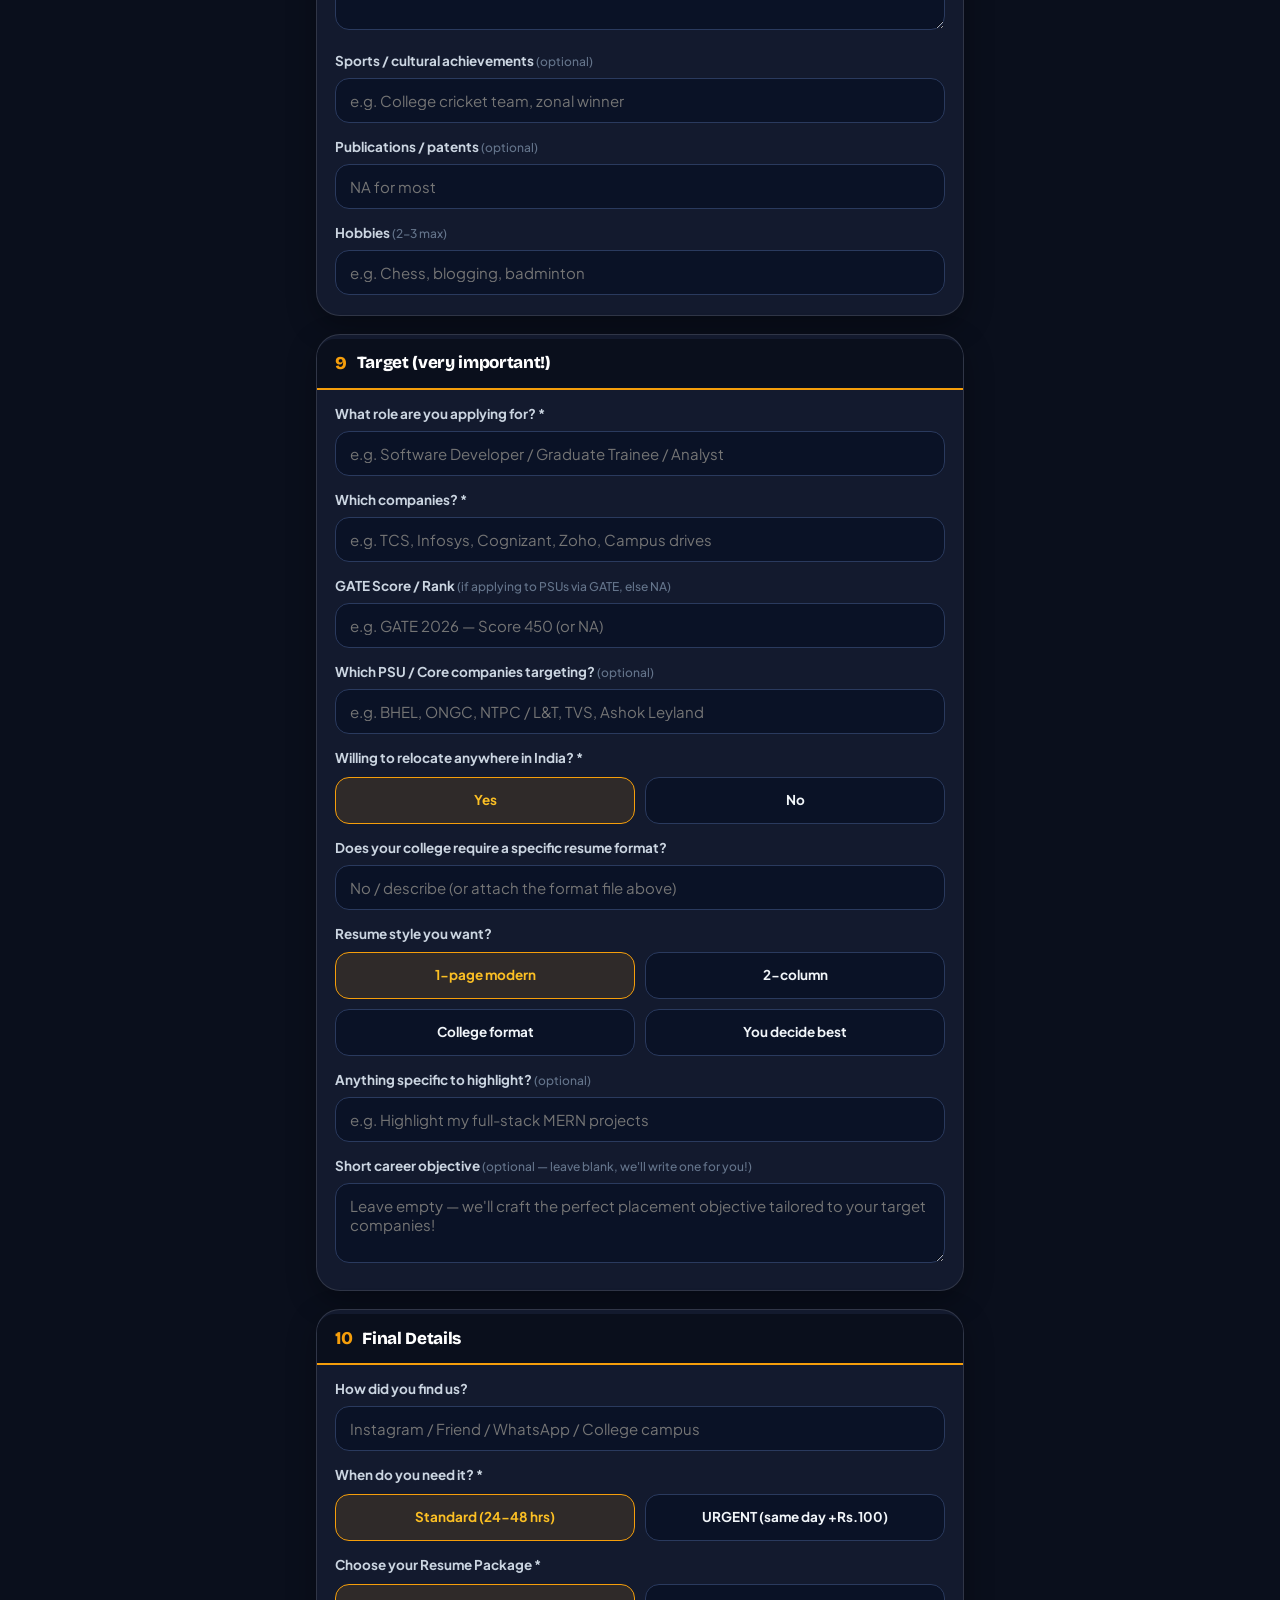
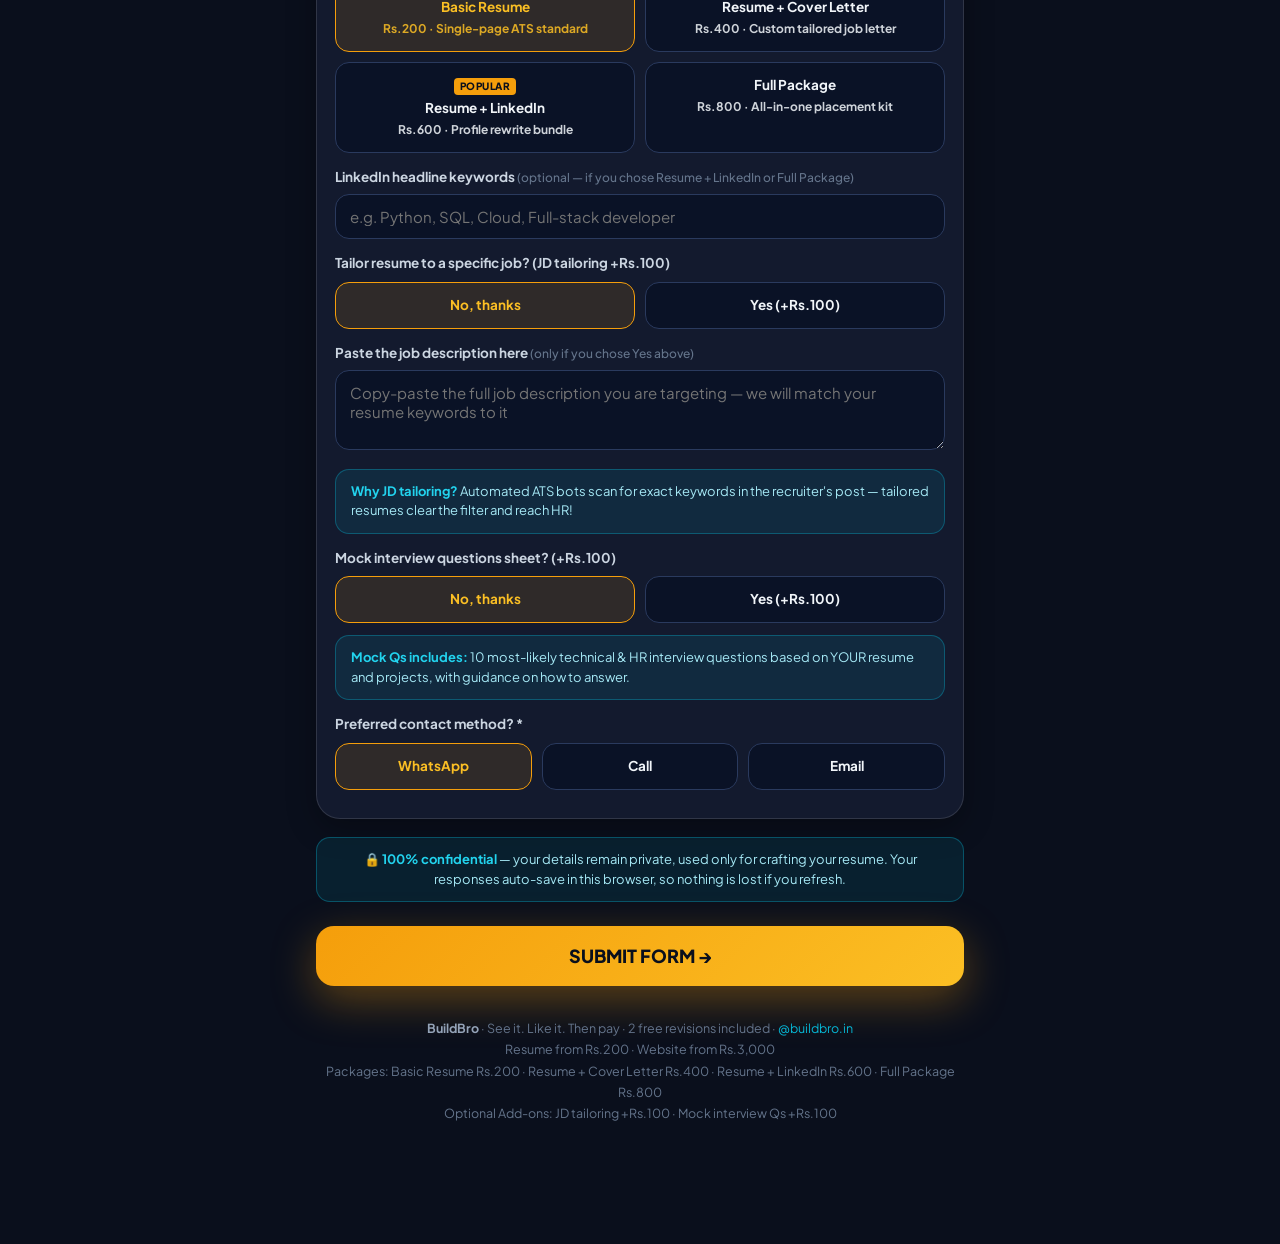
<file: Buildbro1-fixed/Buildbro1/resume-form.html>
<!DOCTYPE html>
<html lang="en">
<head>
  <meta charset="UTF-8">
  <meta name="viewport" content="width=device-width, initial-scale=1.0, viewport-fit=cover">
  <title>BuildBro — Resume Intake Form</title>
  <meta name="description" content="BuildBro ATS Resume Intake Form. Share your project, education, and target job details. Get your professional ATS resume in 24-48 hours. Pay only after preview.">
  <meta name="theme-color" content="#0a0f1c">
  
  <link rel="icon" type="image/png" href="favicon.png">
  <link rel="apple-touch-icon" href="logo.png">

  <!-- Preconnect to Google Fonts -->
  <link rel="preconnect" href="https://fonts.googleapis.com">
  <link rel="preconnect" href="https://fonts.gstatic.com" crossorigin>
  <link href="https://fonts.googleapis.com/css2?family=Bricolage+Grotesque:opsz,wght@12..96,600;700;800;900&family=Plus+Jakarta+Sans:wght@400;500;600;700;800&display=swap" rel="stylesheet">

  <!-- Shared BuildBro Stylesheet -->
  <link rel="stylesheet" href="css/styles.css">
</head>
<body class="form-body">
<div class="wrap">

  <!-- Sticky Step Progress Bar -->
  <div id="pbar">
    <div class="ptext">
      <span id="steptext"><b>Step 1 of 10</b> — Attach files</span>
      <span id="pcount">1 / 10</span>
    </div>
    <div class="ptrack"><div class="pfill" id="pfill"></div></div>
  </div>

  <!-- Top Back Navigation Link -->
  <a href="index.html" class="back-link">← Back to BuildBro</a>

  <!-- Header -->
  <div class="header">
    <a href="index.html" aria-label="BuildBro Home">
      <img src="logo.png" alt="BuildBro Logo" width="84" height="84">
    </a>
    <h1>Build<span>Bro</span></h1>
    <div class="sub">RESUME · WEB</div>
    <div class="tag">Resume Intake Form — fill, attach, submit. Your professional ATS-friendly resume in 24-48 hrs!</div>
  </div>

  <!-- How It Works Banner -->
  <div class="steps">
    <b>How it works:</b> 1) Attach your old resume if you have one (any format works). 2) Fill the form (2-3 mins). 3) Tap SUBMIT — done! We reply with a watermarked PREVIEW in 24-48 hrs. <b>See it. Like it. Then pay</b> (from Rs.200). 2 free revisions included!<br>
    <b>FREE with every resume:</b> ATS-friendly format + PDF &amp; editable Word copy + free minor updates for 6 months!
  </div>

  <!-- Main Intake Form (Web3Forms) -->
  <form id="intakeForm" method="POST" action="https://api.web3forms.com/submit" enctype="multipart/form-data">
    <input type="hidden" name="access_key" value="f8c57a54-3aab-47cf-ad28-55754c427d7d">
    <input type="hidden" name="subject" value="New Resume Order - BuildBro">
    <input type="hidden" name="from_name" value="BuildBro Website">
    <input type="checkbox" name="botcheck" style="display:none" tabindex="-1" autocomplete="off">

    <!-- Step 1: Attach Files -->
    <div class="section">
      <h2><span class="n">1</span>Attach Files (start here!)</h2>
      <label class="upload-box" id="uploadBox" for="files" style="display:block;cursor:pointer">
        <div class="icon">📎</div>
        <div class="t1">Tap to attach your files</div>
        <div class="t2">Old resume (PDF, Word, photo) + college format + marksheet — ALL formats supported, multiple files ok</div>
        <div class="t2" style="color:#fbbf24;font-weight:700">Each file must be under 5MB</div>
        <input type="file" id="files" name="attachments" multiple accept=".pdf,.doc,.docx,.txt,image/*" onchange="showFiles(this,'filelist')">
        <div class="filelist" id="filelist"></div>
      </label>
      <label>Passport-size photo <span class="opt">(optional — only if your college format requires it)</span></label>
      <label class="upload-box" for="photofiles" style="display:block;cursor:pointer;padding:14px">
        <div class="t1" style="font-size:14px">📷 Tap to attach photo (under 5MB)</div>
        <input type="file" id="photofiles" name="photo" accept="image/*" onchange="showFiles(this,'photolist')">
        <div class="filelist" id="photolist"></div>
      </label>
      <div class="note"><b>No resume yet?</b> No problem — simply fill the fields below and submit!</div>
      <label>Or paste your existing resume content here <span class="opt">(optional)</span></label>
      <textarea id="f_oldresume" name="old_resume_pasted" placeholder="Copy-paste everything from your old resume here..."></textarea>
    </div>

    <!-- Step 2: Personal Information -->
    <div class="section">
      <h2><span class="n">2</span>Personal Information</h2>
      <label>Full Name (as on resume) *</label>
      <input id="f_name" name="name" type="text" required placeholder="e.g. Suthir Kumar">
      <div class="row">
        <div>
          <label>Phone / WhatsApp *</label>
          <input id="f_phone" name="phone" type="tel" required placeholder="98765 43210">
        </div>
        <div>
          <label>City, State *</label>
          <input id="f_city" name="city" type="text" required placeholder="e.g. Coimbatore, TN">
        </div>
      </div>
      <label>Email ID *</label>
      <input id="f_email" name="email" type="email" required placeholder="you@gmail.com">
      <label>LinkedIn link <span class="opt">(optional)</span></label>
      <input id="f_linkedin" name="linkedin" type="text" placeholder="linkedin.com/in/...">
      <label>GitHub / Portfolio link <span class="opt">(optional — great for tech roles)</span></label>
      <input id="f_github" name="github" type="text" placeholder="github.com/...">
      <div class="row">
        <div>
          <label>Date of Birth <span class="opt">(optional)</span></label>
          <input id="f_dob" name="dob" type="text" placeholder="DD/MM/YYYY">
        </div>
        <div>
          <label>Father's Name <span class="opt">(optional)</span></label>
          <input id="f_father" name="father_name" type="text" placeholder="Some college formats need this">
        </div>
      </div>
    </div>

    <!-- Step 3: Education -->
    <div class="section">
      <h2><span class="n">3</span>Education</h2>
      <label>Degree + Branch + College *</label>
      <input id="f_degree" name="degree_college" type="text" required placeholder="e.g. B.Tech CSE, XYZ College of Engineering">
      <div class="row">
        <div>
          <label>Graduation Year *</label>
          <input id="f_year" name="grad_year" type="text" required placeholder="2026">
        </div>
        <div>
          <label>CGPA / Percentage *</label>
          <input id="f_cgpa" name="cgpa" type="text" required placeholder="8.5">
        </div>
      </div>
      <div class="row">
        <div>
          <label>12th % *</label>
          <input id="f_12" name="twelfth_pct" type="text" required placeholder="89%">
        </div>
        <div>
          <label>10th % *</label>
          <input id="f_10" name="tenth_pct" type="text" required placeholder="92%">
        </div>
      </div>
      <label>Semester-wise CGPA <span class="opt">(mass recruiters like TCS ask this)</span></label>
      <input id="f_sems" name="semester_cgpas" type="text" placeholder="e.g. Sem1: 8.2, Sem2: 8.5 ... (or NA)">
      <label>Current backlogs / arrears *</label>
      <input id="f_backlog" name="backlogs" type="text" required placeholder="0 / none">
      <label>Education gap? (year drop) *</label>
      <input id="f_gap" name="education_gap" type="text" required placeholder="no gap">
      <label>Languages known *</label>
      <input id="f_langs" name="languages" type="text" required placeholder="e.g. English, Tamil, Hindi">
    </div>

    <!-- Step 4: Projects -->
    <div class="section">
      <h2><span class="n">4</span>Projects (most important!)</h2>
      <label>Project 1 — Name *</label>
      <input id="f_p1name" name="p1_name" type="text" required placeholder="e.g. Student Result Portal">
      <label>What it does (2 lines) *</label>
      <textarea id="f_p1desc" name="p1_desc" required placeholder="Web app that displays semester results with performance analytics..."></textarea>
      <label>Tools / Technologies *</label>
      <input id="f_p1tech" name="p1_tech" type="text" required placeholder="e.g. React, Node.js, MySQL">
      <label>Your role + result <span class="opt">(numbers if possible)</span></label>
      <input id="f_p1role" name="p1_role" type="text" placeholder="e.g. Led team of 3, used by 500+ students">
      
      <label>Project 2 — Name <span class="opt">(optional)</span></label>
      <input id="f_p2name" name="p2_name" type="text" placeholder="Project 2 name">
      <label>What it does + tools + your role</label>
      <textarea id="f_p2desc" name="p2_desc" placeholder="Short description, tools used, and your contribution..."></textarea>
      
      <label>Project 3 — Name <span class="opt">(optional)</span></label>
      <input id="f_p3name" name="p3_name" type="text" placeholder="Project 3 name">
      <label>What it does + tools + your role</label>
      <textarea id="f_p3desc" name="p3_desc" placeholder="Short description, tools used, and your contribution..."></textarea>
    </div>

    <!-- Step 5: Internships / Training -->
    <div class="section">
      <h2><span class="n">5</span>Internships / In-plant Training</h2>
      <label>Internship / In-plant training — company + role <span class="opt">(write NA if none)</span></label>
      <input id="f_intern" name="internship" type="text" placeholder="e.g. In-plant training, BHEL / Web dev intern, ABC Startups">
      <label>Duration + what you did there</label>
      <textarea id="f_intern2" name="internship_details" placeholder="e.g. 1 month — assisted in dashboard UI and data reporting..."></textarea>
      <label>Internship 2 / Industrial visit <span class="opt">(optional)</span></label>
      <input id="f_intern3" name="internship2" type="text" placeholder="Second internship or industrial visit">
      <label>Duration + what you did</label>
      <textarea id="f_intern4" name="internship2_details" placeholder="Short description of second internship..."></textarea>
    </div>

    <!-- Step 6: Skills -->
    <div class="section">
      <h2><span class="n">6</span>Skills</h2>
      <label>Technical Skills *</label>
      <textarea id="f_skillstech" name="tech_skills" required placeholder="CSE: Python, Java, SQL, React | Mech: AutoCAD, SolidWorks, ANSYS | Civil: STAAD Pro, ETABS | EEE: MATLAB, PLC"></textarea>
      <label>Other Skills <span class="opt">(optional)</span></label>
      <textarea id="f_skillsother" name="other_skills" placeholder="e.g. Git, Agile, Public speaking, Technical writing"></textarea>
    </div>

    <!-- Step 7: Certifications -->
    <div class="section">
      <h2><span class="n">7</span>Certifications / Courses</h2>
      <label>Courses with platform + year <span class="opt">(one per line, NA if none)</span></label>
      <textarea id="f_certs" name="certifications" placeholder="e.g. Python for Everybody — Coursera 2024&#10;AWS Cloud Practitioner — Amazon 2024"></textarea>
    </div>

    <!-- Step 8: Achievements & Activities -->
    <div class="section">
      <h2><span class="n">8</span>Achievements &amp; Activities</h2>
      <label>Hackathons / competitions <span class="opt">(name + prize + year)</span></label>
      <textarea id="f_hack" name="hackathons" placeholder="e.g. Smart India Hackathon — 2nd prize 2025"></textarea>
      <label>Positions of responsibility <span class="opt">(club, fest, captain)</span></label>
      <textarea id="f_por" name="por" placeholder="e.g. Technical Club Secretary, Placement Coordinator"></textarea>
      <label>Sports / cultural achievements <span class="opt">(optional)</span></label>
      <input id="f_sports" name="sports" type="text" placeholder="e.g. College cricket team, zonal winner">
      <label>Publications / patents <span class="opt">(optional)</span></label>
      <input id="f_pubs" name="publications" type="text" placeholder="NA for most">
      <label>Hobbies <span class="opt">(2-3 max)</span></label>
      <input id="f_hobbies" name="hobbies" type="text" placeholder="e.g. Chess, blogging, badminton">
    </div>

    <!-- Step 9: Target Role & Style -->
    <div class="section">
      <h2><span class="n">9</span>Target (very important!)</h2>
      <label>What role are you applying for? *</label>
      <input id="f_target" name="target_role" type="text" required placeholder="e.g. Software Developer / Graduate Trainee / Analyst">
      <label>Which companies? *</label>
      <input id="f_companies" name="target_companies" type="text" required placeholder="e.g. TCS, Infosys, Cognizant, Zoho, Campus drives">
      <label>GATE Score / Rank <span class="opt">(if applying to PSUs via GATE, else NA)</span></label>
      <input id="f_gate" name="gate_score" type="text" placeholder="e.g. GATE 2026 — Score 450 (or NA)">
      <label>Which PSU / Core companies targeting? <span class="opt">(optional)</span></label>
      <input id="f_psu" name="psu_companies" type="text" placeholder="e.g. BHEL, ONGC, NTPC / L&amp;T, TVS, Ashok Leyland">
      <label>Willing to relocate anywhere in India? *</label>
      <div class="radios" id="relocate">
        <div class="radio-opt sel" data-val="Yes" onclick="pick(this)">Yes</div>
        <div class="radio-opt" data-val="No" onclick="pick(this)">No</div>
      </div>
      <input type="hidden" name="relocate" id="relocate_val" value="Yes">
      <label>Does your college require a specific resume format?</label>
      <input id="f_collegefmt" name="college_format" type="text" placeholder="No / describe (or attach the format file above)">
      <label>Resume style you want?</label>
      <div class="radios wrap4" id="style">
        <div class="radio-opt sel" data-val="1-page modern" onclick="pick(this)">1-page modern</div>
        <div class="radio-opt" data-val="2-column stylish" onclick="pick(this)">2-column</div>
        <div class="radio-opt" data-val="Exactly college format" onclick="pick(this)">College format</div>
        <div class="radio-opt" data-val="You decide - suggest best" onclick="pick(this)">You decide best</div>
      </div>
      <input type="hidden" name="resume_style" id="style_val" value="1-page modern">
      <label>Anything specific to highlight? <span class="opt">(optional)</span></label>
      <input id="f_highlight" name="highlight" type="text" placeholder="e.g. Highlight my full-stack MERN projects">
      <label>Short career objective <span class="opt">(optional — leave blank, we'll write one for you!)</span></label>
      <textarea id="f_objective" name="career_objective" placeholder="Leave empty — we'll craft the perfect placement objective tailored to your target companies!"></textarea>
    </div>

    <!-- Step 10: Final Details & Urgency -->
    <div class="section">
      <h2><span class="n">10</span>Final Details</h2>
      <label>How did you find us?</label>
      <input id="f_source" name="source" type="text" placeholder="Instagram / Friend / WhatsApp / College campus">
      <label>When do you need it? *</label>
      <div class="radios" id="urgent">
        <div class="radio-opt sel" data-val="Standard (24-48 hrs)" onclick="pick(this)">Standard (24-48 hrs)</div>
        <div class="radio-opt" data-val="URGENT (same day +Rs.100)" onclick="pick(this)">URGENT (same day +Rs.100)</div>
      </div>
      <input type="hidden" name="urgency" id="urgent_val" value="Standard (24-48 hrs)">
      
      <label>Choose your Resume Package *</label>
      <div class="radios wrap4" id="resumepackage">
        <div class="radio-opt sel" data-val="Basic Resume — Rs.200" onclick="pick(this)">
          <strong>Basic Resume</strong><br>
          <span style="font-size:12px;opacity:0.85;">Rs.200 · Single-page ATS standard</span>
        </div>
        <div class="radio-opt" data-val="Resume + Cover Letter — Rs.400" onclick="pick(this)">
          <strong>Resume + Cover Letter</strong><br>
          <span style="font-size:12px;opacity:0.85;">Rs.400 · Custom tailored job letter</span>
        </div>
        <div class="radio-opt" data-val="Resume + LinkedIn — Rs.600 [POPULAR]" onclick="pick(this)">
          <span style="display:inline-block;background:var(--accent-gold);color:#0a0f1c;font-size:10px;font-weight:900;padding:1px 6px;border-radius:4px;margin-bottom:3px;letter-spacing:0.5px;">POPULAR</span><br>
          <strong>Resume + LinkedIn</strong><br>
          <span style="font-size:12px;opacity:0.85;">Rs.600 · Profile rewrite bundle</span>
        </div>
        <div class="radio-opt" data-val="Full Package — Rs.800" onclick="pick(this)">
          <strong>Full Package</strong><br>
          <span style="font-size:12px;opacity:0.85;">Rs.800 · All-in-one placement kit</span>
        </div>
      </div>
      <input type="hidden" name="resume_package" id="resumepackage_val" value="Basic Resume — Rs.200">

      <label>LinkedIn headline keywords <span class="opt">(optional — if you chose Resume + LinkedIn or Full Package)</span></label>
      <input id="f_likeywords" name="linkedin_keywords" type="text" placeholder="e.g. Python, SQL, Cloud, Full-stack developer">

      <label>Tailor resume to a specific job? (JD tailoring +Rs.100)</label>
      <div class="radios" id="jdtailor">
        <div class="radio-opt sel" data-val="No, thanks" onclick="pick(this)">No, thanks</div>
        <div class="radio-opt" data-val="Yes (+Rs.100)" onclick="pick(this)">Yes (+Rs.100)</div>
      </div>
      <input type="hidden" name="jd_tailoring" id="jdtailor_val" value="No, thanks">

      <label>Paste the job description here <span class="opt">(only if you chose Yes above)</span></label>
      <textarea id="f_jd" name="job_description" placeholder="Copy-paste the full job description you are targeting — we will match your resume keywords to it"></textarea>
      <div class="note"><b>Why JD tailoring?</b> Automated ATS bots scan for exact keywords in the recruiter's post — tailored resumes clear the filter and reach HR!</div>

      <label>Mock interview questions sheet? (+Rs.100)</label>
      <div class="radios" id="mockq">
        <div class="radio-opt sel" data-val="No, thanks" onclick="pick(this)">No, thanks</div>
        <div class="radio-opt" data-val="Yes (+Rs.100)" onclick="pick(this)">Yes (+Rs.100)</div>
      </div>
      <input type="hidden" name="mock_interview" id="mockq_val" value="No, thanks">
      <div class="note"><b>Mock Qs includes:</b> 10 most-likely technical &amp; HR interview questions based on YOUR resume and projects, with guidance on how to answer.</div>

      <label>Preferred contact method? *</label>
      <div class="radios" id="contactpref">
        <div class="radio-opt sel" data-val="WhatsApp" onclick="pick(this)">WhatsApp</div>
        <div class="radio-opt" data-val="Call" onclick="pick(this)">Call</div>
        <div class="radio-opt" data-val="Email" onclick="pick(this)">Email</div>
      </div>
      <input type="hidden" name="contact_pref" id="contactpref_val" value="WhatsApp">
    </div>

    <div class="note" style="text-align:center">
      🔒 <b>100% confidential</b> — your details remain private, used only for crafting your resume. Your responses auto-save in this browser, so nothing is lost if you refresh.
    </div>

    <button class="btn-submit" type="submit">SUBMIT FORM →</button>
  </form>

  <!-- Submission Success Card -->
  <div id="success">
    <h3>🎉 Form submitted! We got your details.</h3>
    <p>We will review your information and reach out within 24 hours with your preview draft. See it. Like it. Then pay!</p>
    <div class="btn-row">
      <button class="btn2 btn-wa" type="button" onclick="sendWA()">💬 Also Notify via WhatsApp</button>
      <button class="btn2 btn-copy" type="button" onclick="copyText()">📋 Copy Summary</button>
    </div>
  </div>

  <!-- Form Footer -->
  <div class="footer">
    <b>BuildBro</b> · See it. Like it. Then pay · 2 free revisions included · <span>@buildbro.in</span><br>
    Resume from Rs.200 · Website from Rs.3,000<br>
    Packages: Basic Resume Rs.200 · Resume + Cover Letter Rs.400 · Resume + LinkedIn Rs.600 · Full Package Rs.800<br>
    Optional Add-ons: JD tailoring +Rs.100 · Mock interview Qs +Rs.100
  </div>
</div>

<script>
// Single-select radio option picker
function pick(el) {
  var sibs = el.parentElement.children;
  for (var i = 0; i < sibs.length; i++) sibs[i].classList.remove('sel');
  el.classList.add('sel');
  var hiddenId = el.parentElement.id + '_val';
  var h = document.getElementById(hiddenId);
  if (h) h.value = el.getAttribute('data-val') || el.textContent.trim();
  saveDraft();
}

// File attachment size validation
var MAX_MB = 5;
function showFiles(input, listId) {
  var list = document.getElementById(listId);
  var ok = [], bad = [];
  for (var i = 0; i < input.files.length; i++) {
    var f = input.files[i];
    if (f.size > MAX_MB * 1024 * 1024) bad.push(f.name); else ok.push(f.name);
  }
  if (bad.length) {
    list.textContent = '⚠ Too big (over ' + MAX_MB + 'MB): ' + bad.join(', ') + ' — please compress or send via WhatsApp';
    list.classList.add('warn');
    if (bad.length === input.files.length) input.value = '';
    else list.textContent += ' (files under 5MB kept: ' + ok.join(', ') + ')';
  } else if (ok.length) {
    list.textContent = '✓ Attached: ' + ok.join(', ');
    list.classList.remove('warn');
  } else {
    list.textContent = '';
  }
  var box = input.closest('.upload-box');
  if (box) box.classList.add('sel');
}

// Format submission summary for WhatsApp or Clipboard
function collectText() {
  function val(id) { var e = document.getElementById(id); return e ? (e.value || '').trim() : ''; }
  var t = 'BUILDBRO RESUME FORM\n====================\n' +
    'Name: ' + val('f_name') + '\n' +
    'Phone: ' + val('f_phone') + '\n' +
    'Email: ' + val('f_email') + '\n' +
    'City: ' + val('f_city') + '\n' +
    'Degree: ' + val('f_degree') + ' | Year: ' + val('f_year') + ' | CGPA: ' + val('f_cgpa') + '\n' +
    '12th: ' + val('f_12') + ' | 10th: ' + val('f_10') + '\n' +
    'Backlogs: ' + val('f_backlog') + ' | Gap: ' + val('f_gap') + '\n' +
    'Project 1: ' + val('f_p1name') + ' (' + val('f_p1tech') + ')\n' +
    'Tech skills: ' + val('f_skillstech') + '\n' +
    'Target: ' + val('f_target') + ' @ ' + val('f_companies') + '\n' +
    'Package: ' + val('resumepackage_val') + '\n' +
    'Urgency: ' + val('urgent_val') + ' | JD Tailoring: ' + val('jdtailor_val') + '\n' +
    'Mock Qs: ' + val('mockq_val') + ' | Style: ' + val('style_val');
  if (val('f_linkedin') || val('f_github')) {
    t += '\nLinks: ' + [val('f_linkedin'), val('f_github')].filter(Boolean).join(' | ');
  }
  if (val('f_intern')) {
    t += '\nInternship: ' + val('f_intern');
  }
  return t;
}

// Consistent WhatsApp number across BuildBro
var WA_NUMBER = '919025175386';

// Form submission handler
document.getElementById('intakeForm').addEventListener('submit', function(e) {
  e.preventDefault();
  var form = this;
  var data = new FormData(form);
  fetch('https://api.web3forms.com/submit', { method: 'POST', body: data })
    .then(function(res) { return res.json().then(function(j) { if (!res.ok || !j.success) throw new Error(j.message || 'failed'); return j; }); })
    .then(function() {
      try { localStorage.removeItem(FORM_KEY); } catch (err) {}
      form.style.display = 'none';
      document.getElementById('success').style.display = 'block';
      document.getElementById('success').scrollIntoView({ behavior: 'smooth' });
    })
    .catch(function() {
      alert('Form transmission failed. Please message us directly on WhatsApp!');
    });
});

function sendWA() {
  window.open('https://wa.me/' + WA_NUMBER + '?text=' + encodeURIComponent(collectText()), '_blank');
}

function copyText() {
  var txt = collectText();
  if (navigator.clipboard) {
    navigator.clipboard.writeText(txt).then(function() { alert('Summary copied to clipboard!'); });
  } else {
    alert('Copied summary:\n\n' + txt);
  }
}

// LocalStorage Draft Persistence
var FORM_KEY = 'buildbro_intake_draft';
var saveTimer = null;

function saveDraft() {
  var d = {};
  var els = document.querySelectorAll('#intakeForm input, #intakeForm textarea');
  for (var i = 0; i < els.length; i++) {
    var el = els[i];
    if (el.type === 'file') continue;
    if (['form-name','bot-field','access_key','subject','from_name','botcheck'].indexOf(el.name) !== -1) continue;
    d[el.id || el.name] = el.value;
  }
  try { localStorage.setItem(FORM_KEY, JSON.stringify(d)); } catch (e) {}
}

function restoreDraft() {
  var d = {};
  try { d = JSON.parse(localStorage.getItem(FORM_KEY) || '{}'); } catch (e) { return; }
  var had = false;
  Object.keys(d).forEach(function(k) {
    var el = document.getElementById(k);
    if (el && el.type !== 'file') { el.value = d[k]; had = true; }
  });
  ['relocate','urgent','resumepackage','jdtailor','mockq','contactpref','style'].forEach(function(g) {
    var hv = document.getElementById(g + '_val');
    if (hv && hv.value) {
      var group = document.getElementById(g);
      if (group) {
        var kids = group.children;
        for (var i = 0; i < kids.length; i++) {
          var v = kids[i].getAttribute('data-val') || kids[i].textContent.trim();
          kids[i].classList.toggle('sel', v === hv.value);
        }
      }
    }
  });
  if (had) {
    var n = document.createElement('div');
    n.className = 'note';
    n.style.margin = '14px 0';
    n.innerHTML = '✅ <b>Draft restored</b> — your previous answers were safely restored. Attach files again if needed.';
    var stepsEl = document.querySelector('.steps');
    if (stepsEl) stepsEl.after(n);
  }
}

// Read URL "package" parameter and auto-select matching package
function applyUrlPackage() {
  try {
    var params = new URLSearchParams(window.location.search);
    var pkg = params.get('package');
    if (!pkg) return;
    pkg = pkg.toLowerCase().trim();
    var group = document.getElementById('resumepackage');
    if (!group) return;
    var options = group.children;
    var targetEl = null;

    for (var i = 0; i < options.length; i++) {
      var opt = options[i];
      var val = (opt.getAttribute('data-val') || '').toLowerCase();
      if (
        (pkg === 'basic' && val.indexOf('basic') !== -1) ||
        ((pkg === 'cover-letter' || pkg === 'cover') && val.indexOf('cover') !== -1) ||
        ((pkg === 'linkedin' || pkg === 'linked-in') && val.indexOf('linkedin') !== -1) ||
        (pkg === 'full' && val.indexOf('full') !== -1)
      ) {
        targetEl = opt;
        break;
      }
    }

    if (targetEl) {
      pick(targetEl);
    }
  } catch (err) {}
}

function debounceSave() { clearTimeout(saveTimer); saveTimer = setTimeout(saveDraft, 400); }
document.getElementById('intakeForm').addEventListener('input', debounceSave);
document.getElementById('intakeForm').addEventListener('change', saveDraft);
restoreDraft();
applyUrlPackage();

// Scroll Step Indicator
var SECTIONS = document.querySelectorAll('.section');
var STEP_NAMES = ['Attach files','Personal info','Education','Projects','Internships','Skills','Certifications','Achievements','Target','Final details'];

function updateStep() {
  var y = window.scrollY + 160, idx = 0;
  for (var i = 0; i < SECTIONS.length; i++) {
    if (SECTIONS[i].offsetTop <= y) idx = i;
  }
  document.getElementById('steptext').innerHTML = '<b>Step ' + (idx + 1) + ' of ' + SECTIONS.length + '</b> — ' + STEP_NAMES[idx];
  document.getElementById('pcount').textContent = (idx + 1) + ' / ' + SECTIONS.length;
  document.getElementById('pfill').style.width = ((idx + 1) / SECTIONS.length * 100) + '%';
}

window.addEventListener('scroll', updateStep, { passive: true });
window.addEventListener('load', updateStep);
</script>
</body>
</html>
</file>
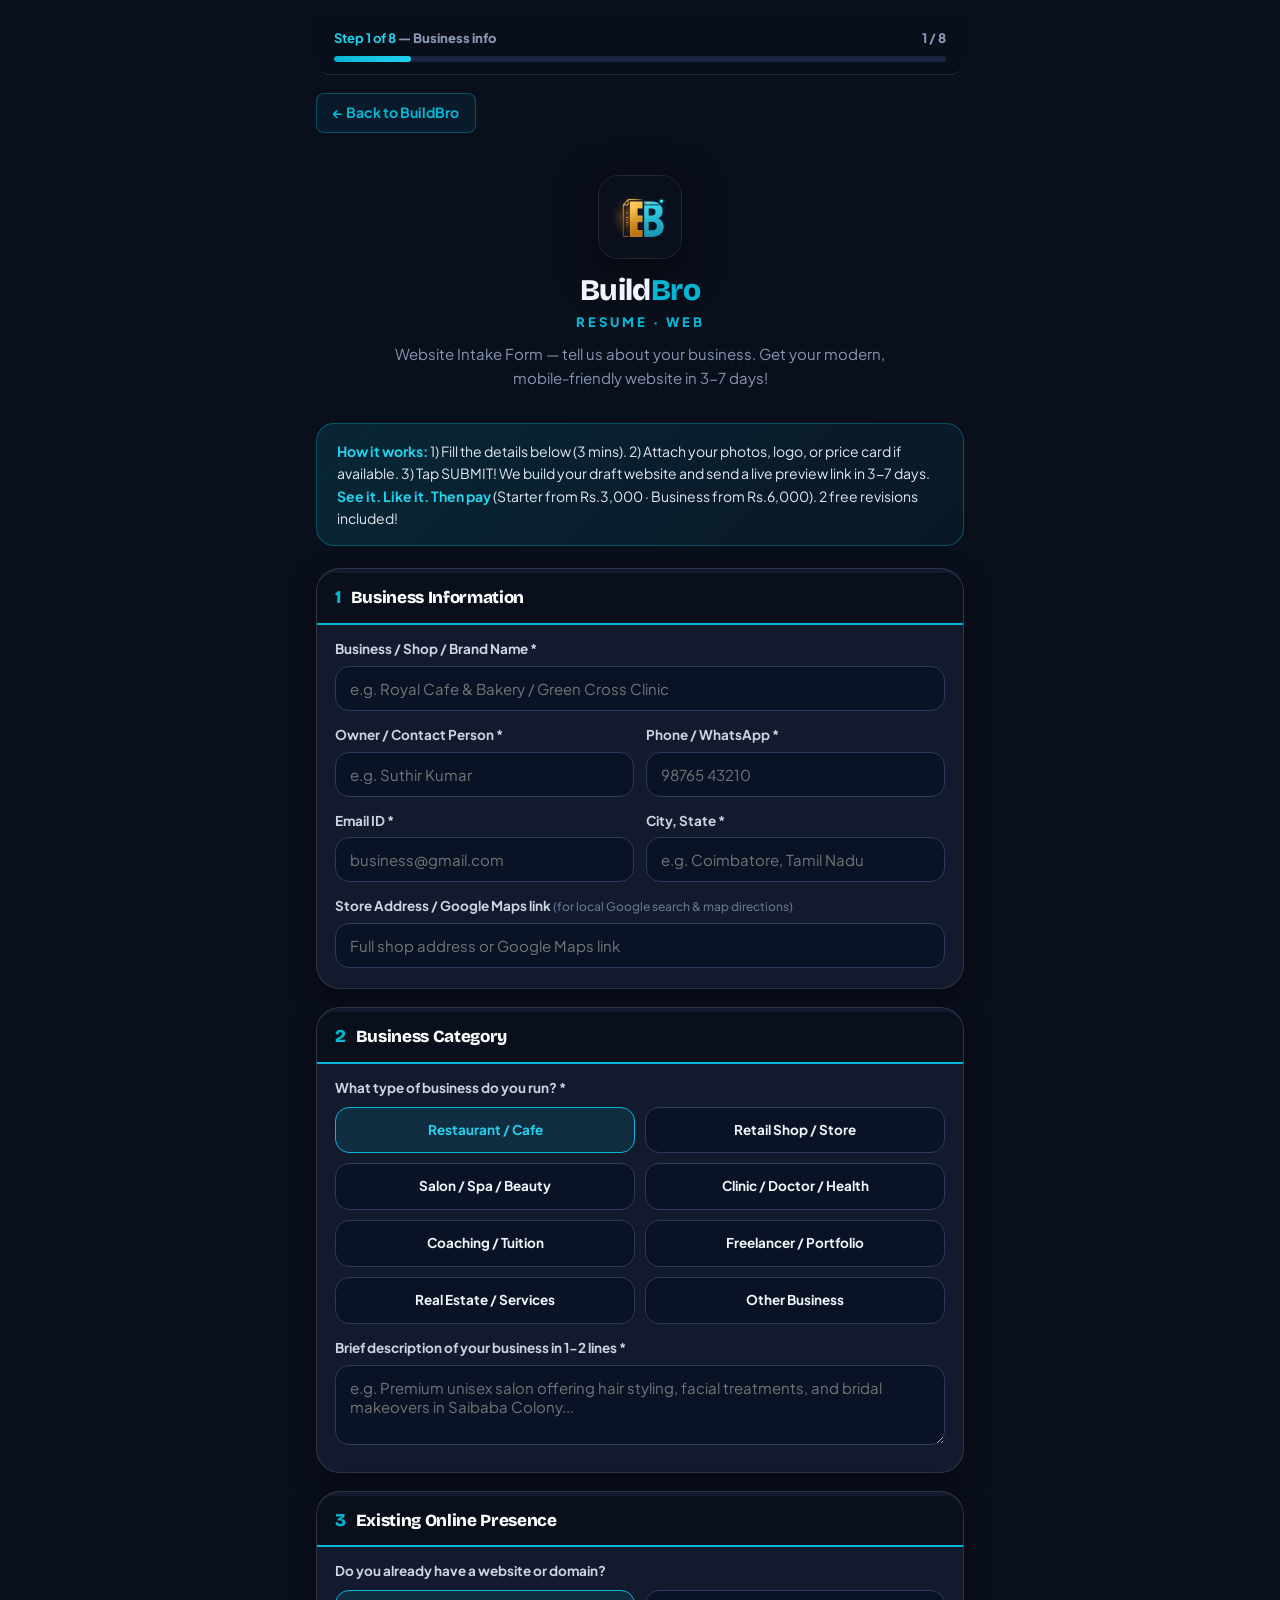
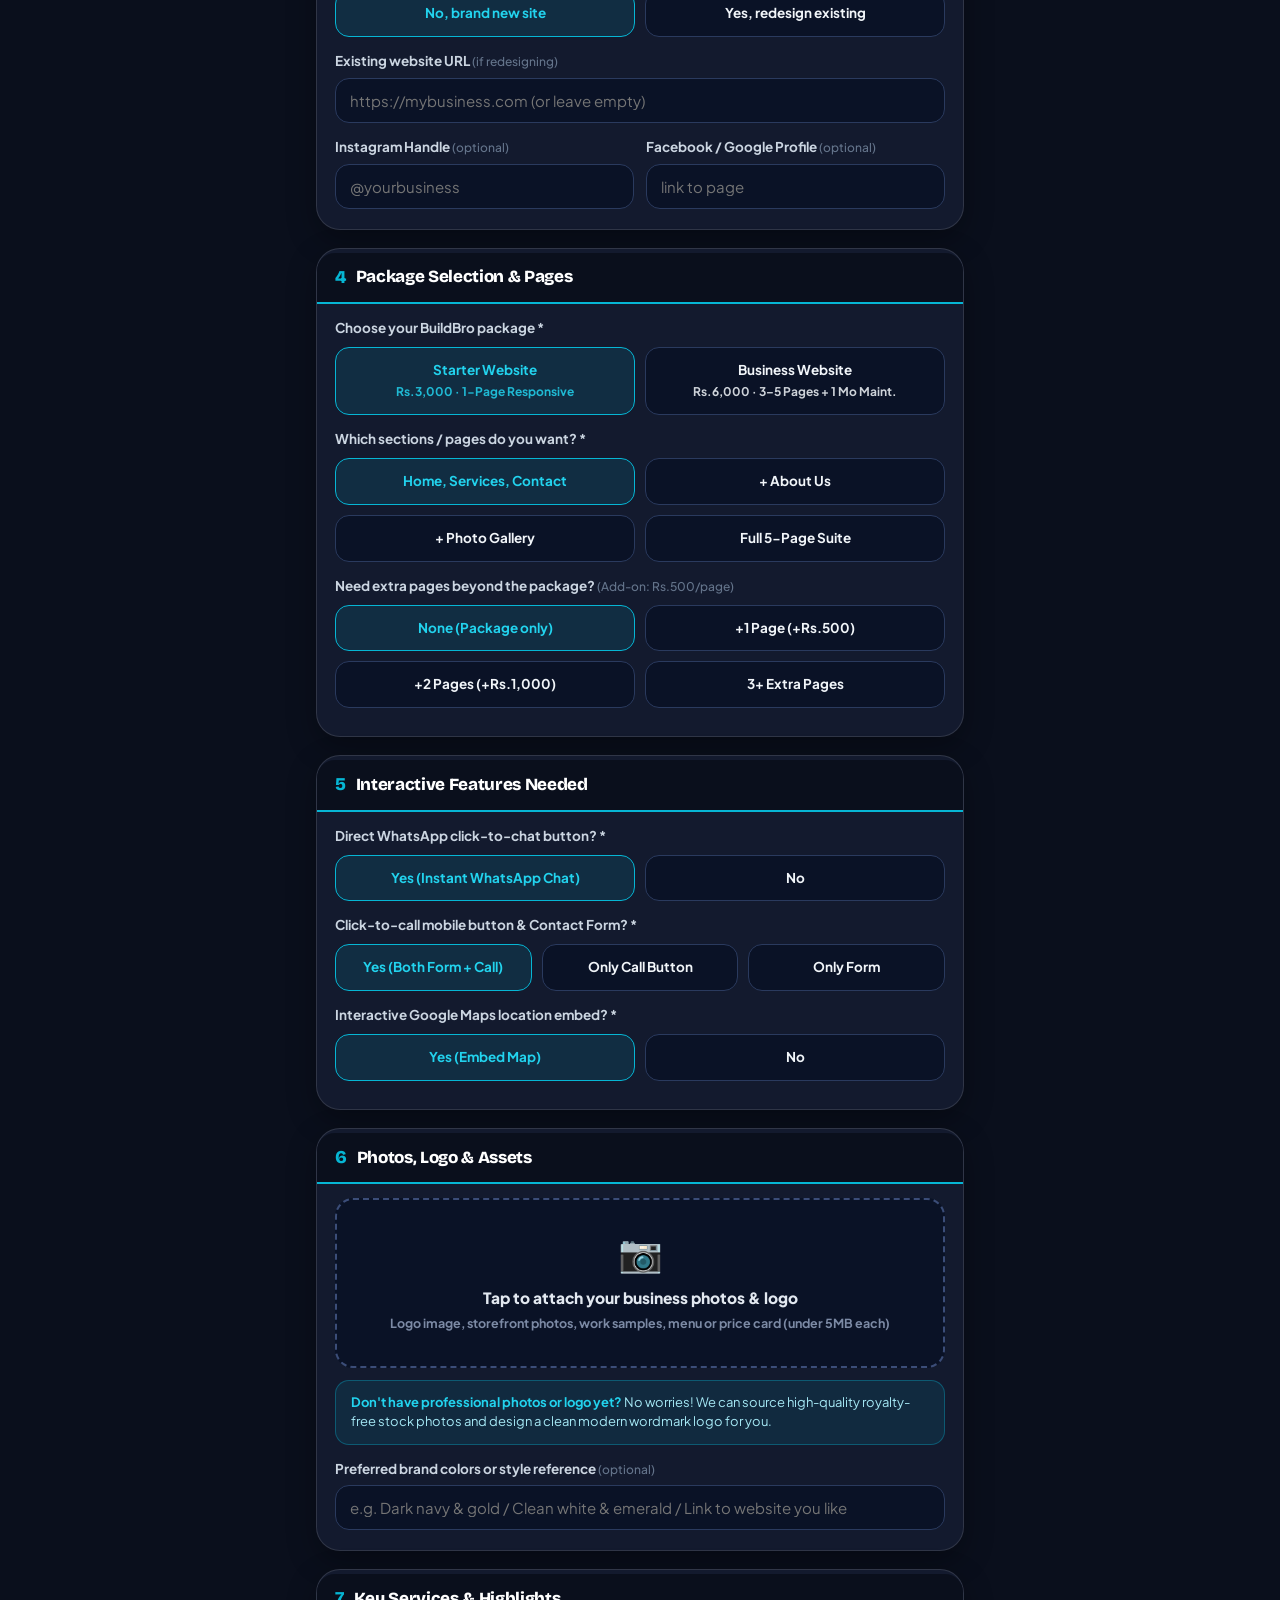
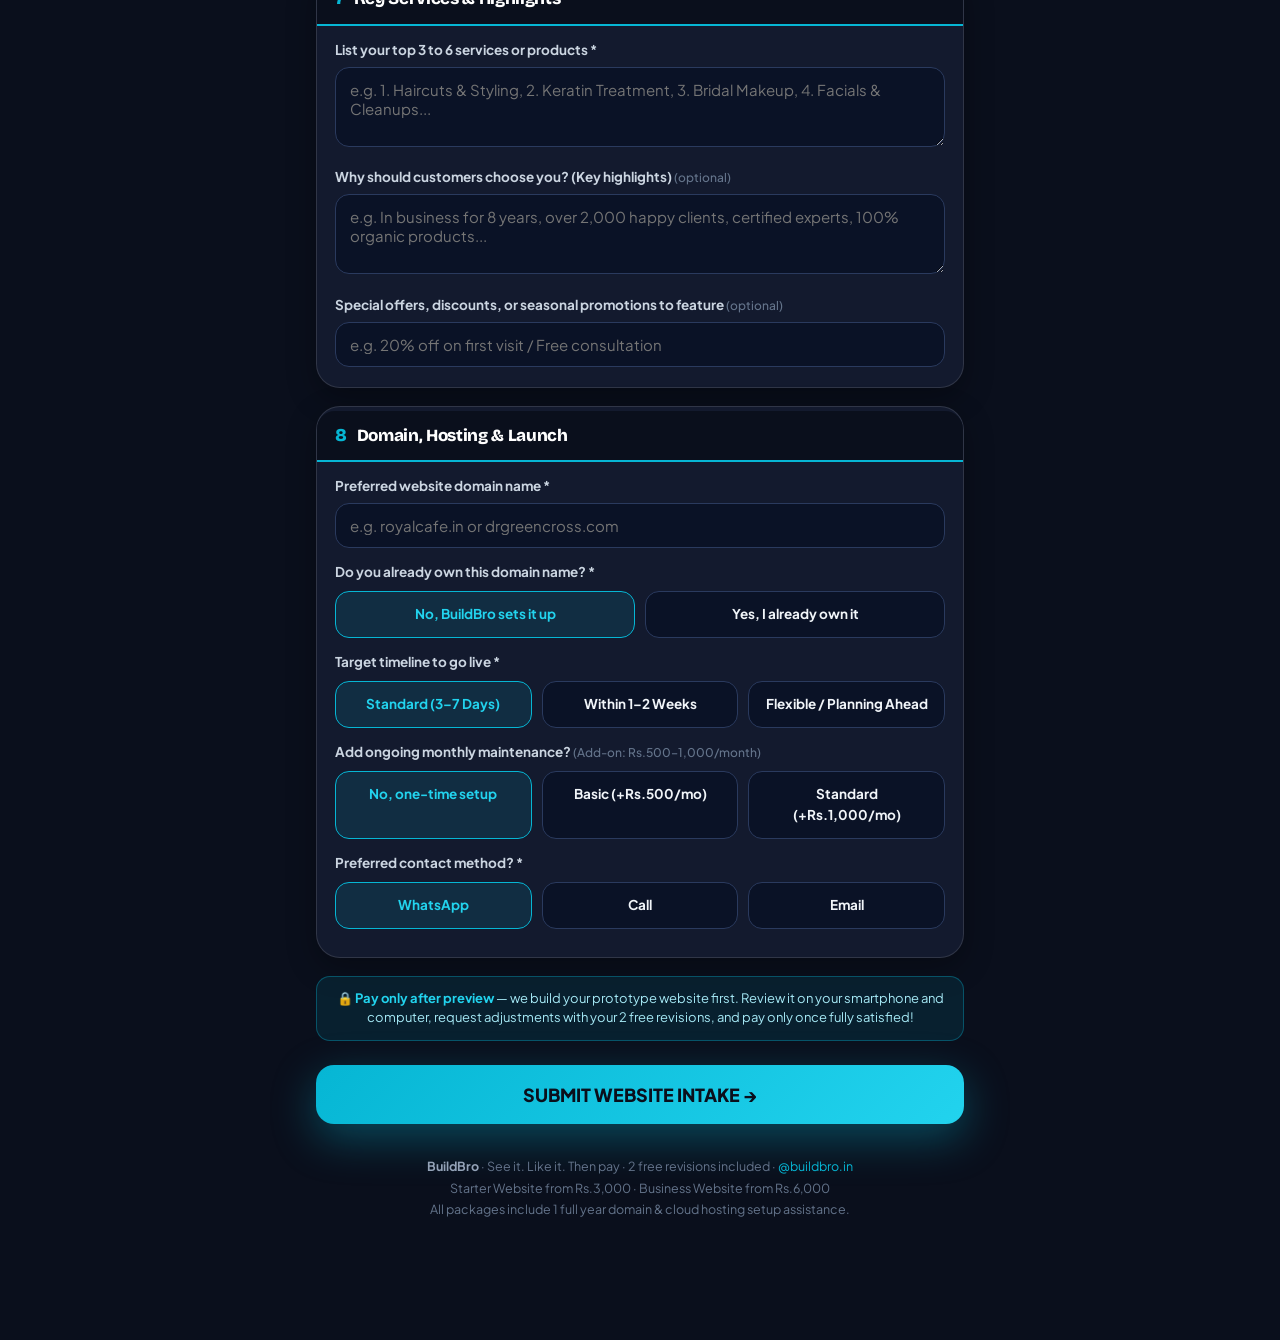
<file: Buildbro1-fixed/Buildbro1/website-form.html>
<!DOCTYPE html>
<html lang="en">
<head>
  <meta charset="UTF-8">
  <meta name="viewport" content="width=device-width, initial-scale=1.0, viewport-fit=cover">
  <title>BuildBro — Website Intake Form</title>
  <meta name="description" content="BuildBro Small Business Website Intake Form. Share your shop, clinic, restaurant, or brand details. Get your custom mobile-friendly website in 3-7 days. Pay only after preview.">
  <meta name="theme-color" content="#0a0f1c">
  
  <link rel="icon" type="image/png" href="favicon.png">
  <link rel="apple-touch-icon" href="logo.png">

  <!-- Preconnect to Google Fonts -->
  <link rel="preconnect" href="https://fonts.googleapis.com">
  <link rel="preconnect" href="https://fonts.gstatic.com" crossorigin>
  <link href="https://fonts.googleapis.com/css2?family=Bricolage+Grotesque:opsz,wght@12..96,600;700;800;900&family=Plus+Jakarta+Sans:wght@400;500;600;700;800&display=swap" rel="stylesheet">

  <!-- Shared BuildBro Stylesheet -->
  <link rel="stylesheet" href="css/styles.css">
</head>
<body class="form-body">
<div class="wrap">

  <!-- Sticky Step Progress Bar -->
  <div id="pbar" class="pbar-cyan">
    <div class="ptext">
      <span id="steptext"><b>Step 1 of 8</b> — Business info</span>
      <span id="pcount">1 / 8</span>
    </div>
    <div class="ptrack"><div class="pfill" id="pfill"></div></div>
  </div>

  <!-- Top Back Navigation Link -->
  <a href="index.html" class="back-link back-link-cyan">← Back to BuildBro</a>

  <!-- Header -->
  <div class="header header-cyan">
    <a href="index.html" aria-label="BuildBro Home">
      <img src="logo.png" alt="BuildBro Logo" width="84" height="84">
    </a>
    <h1>Build<span>Bro</span></h1>
    <div class="sub">RESUME · WEB</div>
    <div class="tag">Website Intake Form — tell us about your business. Get your modern, mobile-friendly website in 3-7 days!</div>
  </div>

  <!-- How It Works Banner -->
  <div class="steps steps-cyan">
    <b>How it works:</b> 1) Fill the details below (3 mins). 2) Attach your photos, logo, or price card if available. 3) Tap SUBMIT! We build your draft website and send a live preview link in 3-7 days. <b>See it. Like it. Then pay</b> (Starter from Rs.3,000 · Business from Rs.6,000). 2 free revisions included!
  </div>

  <!-- Main Intake Form (Web3Forms) -->
  <form id="websiteForm" method="POST" action="https://api.web3forms.com/submit" enctype="multipart/form-data">
    <input type="hidden" name="access_key" value="f8c57a54-3aab-47cf-ad28-55754c427d7d">
    <input type="hidden" name="subject" value="New Website Order - BuildBro">
    <input type="hidden" name="from_name" value="BuildBro Website">
    <input type="checkbox" name="botcheck" style="display:none" tabindex="-1" autocomplete="off">

    <!-- Step 1: Business Information -->
    <div class="section section-cyan">
      <h2><span class="n">1</span>Business Information</h2>
      <label>Business / Shop / Brand Name *</label>
      <input id="f_bizname" name="business_name" type="text" class="focus-cyan" required placeholder="e.g. Royal Cafe &amp; Bakery / Green Cross Clinic">
      <div class="row">
        <div>
          <label>Owner / Contact Person *</label>
          <input id="f_owner" name="owner_name" type="text" class="focus-cyan" required placeholder="e.g. Suthir Kumar">
        </div>
        <div>
          <label>Phone / WhatsApp *</label>
          <input id="f_phone" name="phone" type="tel" class="focus-cyan" required placeholder="98765 43210">
        </div>
      </div>
      <div class="row">
        <div>
          <label>Email ID *</label>
          <input id="f_email" name="email" type="email" class="focus-cyan" required placeholder="business@gmail.com">
        </div>
        <div>
          <label>City, State *</label>
          <input id="f_city" name="city" type="text" class="focus-cyan" required placeholder="e.g. Coimbatore, Tamil Nadu">
        </div>
      </div>
      <label>Store Address / Google Maps link <span class="opt">(for local Google search &amp; map directions)</span></label>
      <input id="f_address" name="address" type="text" class="focus-cyan" placeholder="Full shop address or Google Maps link">
    </div>

    <!-- Step 2: Business Category -->
    <div class="section section-cyan">
      <h2><span class="n">2</span>Business Category</h2>
      <label>What type of business do you run? *</label>
      <div class="radios wrap4" id="bizcategory">
        <div class="radio-opt radio-opt-cyan sel" data-val="Restaurant / Cafe / Food" onclick="pick(this)">Restaurant / Cafe</div>
        <div class="radio-opt radio-opt-cyan" data-val="Retail Shop / Store" onclick="pick(this)">Retail Shop / Store</div>
        <div class="radio-opt radio-opt-cyan" data-val="Salon / Spa / Wellness" onclick="pick(this)">Salon / Spa / Beauty</div>
        <div class="radio-opt radio-opt-cyan" data-val="Clinic / Doctor / Dental" onclick="pick(this)">Clinic / Doctor / Health</div>
        <div class="radio-opt radio-opt-cyan" data-val="Coaching / Tuition / Classes" onclick="pick(this)">Coaching / Tuition</div>
        <div class="radio-opt radio-opt-cyan" data-val="Freelancer / Portfolio" onclick="pick(this)">Freelancer / Portfolio</div>
        <div class="radio-opt radio-opt-cyan" data-val="Real Estate / Home Services" onclick="pick(this)">Real Estate / Services</div>
        <div class="radio-opt radio-opt-cyan" data-val="Other Local Business" onclick="pick(this)">Other Business</div>
      </div>
      <input type="hidden" name="business_category" id="bizcategory_val" value="Restaurant / Cafe / Food">
      <label>Brief description of your business in 1-2 lines *</label>
      <textarea id="f_bizdesc" name="business_summary" class="focus-cyan" required placeholder="e.g. Premium unisex salon offering hair styling, facial treatments, and bridal makeovers in Saibaba Colony..."></textarea>
    </div>

    <!-- Step 3: Existing Online Presence -->
    <div class="section section-cyan">
      <h2><span class="n">3</span>Existing Online Presence</h2>
      <label>Do you already have a website or domain?</label>
      <div class="radios" id="existingsite">
        <div class="radio-opt radio-opt-cyan sel" data-val="No — Brand New Site" onclick="pick(this)">No, brand new site</div>
        <div class="radio-opt radio-opt-cyan" data-val="Yes — Redesign Existing" onclick="pick(this)">Yes, redesign existing</div>
      </div>
      <input type="hidden" name="existing_website" id="existingsite_val" value="No — Brand New Site">
      <label>Existing website URL <span class="opt">(if redesigning)</span></label>
      <input id="f_siteurl" name="existing_url" type="text" class="focus-cyan" placeholder="https://mybusiness.com (or leave empty)">
      <div class="row">
        <div>
          <label>Instagram Handle <span class="opt">(optional)</span></label>
          <input id="f_instagram" name="instagram_handle" type="text" class="focus-cyan" placeholder="@yourbusiness">
        </div>
        <div>
          <label>Facebook / Google Profile <span class="opt">(optional)</span></label>
          <input id="f_social" name="facebook_or_google" type="text" class="focus-cyan" placeholder="link to page">
        </div>
      </div>
    </div>

    <!-- Step 4: Package & Core Pages -->
    <div class="section section-cyan">
      <h2><span class="n">4</span>Package Selection &amp; Pages</h2>
      <label>Choose your BuildBro package *</label>
      <div class="radios" id="pkgchoice">
        <div class="radio-opt radio-opt-cyan sel" data-val="Starter Website (Rs.3,000)" onclick="pick(this)">
          <strong>Starter Website</strong><br>
          <span style="font-size:12px;opacity:0.85;">Rs.3,000 · 1-Page Responsive</span>
        </div>
        <div class="radio-opt radio-opt-cyan" data-val="Business Website (Rs.6,000)" onclick="pick(this)">
          <strong>Business Website</strong><br>
          <span style="font-size:12px;opacity:0.85;">Rs.6,000 · 3–5 Pages + 1 Mo Maint.</span>
        </div>
      </div>
      <input type="hidden" name="package_choice" id="pkgchoice_val" value="Starter Website (Rs.3,000)">

      <label>Which sections / pages do you want? *</label>
      <div class="radios wrap4" id="pagesneeded">
        <div class="radio-opt radio-opt-cyan sel" data-val="Home + Services + Contact" onclick="pick(this)">Home, Services, Contact</div>
        <div class="radio-opt radio-opt-cyan" data-val="Home + About + Services + Contact" onclick="pick(this)">+ About Us</div>
        <div class="radio-opt radio-opt-cyan" data-val="Home + About + Services + Gallery + Contact" onclick="pick(this)">+ Photo Gallery</div>
        <div class="radio-opt radio-opt-cyan" data-val="Full 5-Page (Home, About, Services, Gallery, Contact, FAQ)" onclick="pick(this)">Full 5-Page Suite</div>
      </div>
      <input type="hidden" name="pages_needed" id="pagesneeded_val" value="Home + Services + Contact">

      <label>Need extra pages beyond the package? <span class="opt">(Add-on: Rs.500/page)</span></label>
      <div class="radios wrap4" id="extrapages">
        <div class="radio-opt radio-opt-cyan sel" data-val="None — Standard package pages" onclick="pick(this)">None (Package only)</div>
        <div class="radio-opt radio-opt-cyan" data-val="+1 Extra Page (+Rs.500)" onclick="pick(this)">+1 Page (+Rs.500)</div>
        <div class="radio-opt radio-opt-cyan" data-val="+2 Extra Pages (+Rs.1,000)" onclick="pick(this)">+2 Pages (+Rs.1,000)</div>
        <div class="radio-opt radio-opt-cyan" data-val="3+ Extra Pages (Rs.500/page)" onclick="pick(this)">3+ Extra Pages</div>
      </div>
      <input type="hidden" name="extra_pages" id="extrapages_val" value="None — Standard package pages">
    </div>

    <!-- Step 5: Required Features -->
    <div class="section section-cyan">
      <h2><span class="n">5</span>Interactive Features Needed</h2>
      <label>Direct WhatsApp click-to-chat button? *</label>
      <div class="radios" id="wafeature">
        <div class="radio-opt radio-opt-cyan sel" data-val="Yes (Recommended)" onclick="pick(this)">Yes (Instant WhatsApp Chat)</div>
        <div class="radio-opt radio-opt-cyan" data-val="No" onclick="pick(this)">No</div>
      </div>
      <input type="hidden" name="whatsapp_feature" id="wafeature_val" value="Yes (Recommended)">

      <label>Click-to-call mobile button &amp; Contact Form? *</label>
      <div class="radios" id="callfeature">
        <div class="radio-opt radio-opt-cyan sel" data-val="Yes (Both Form + Call Button)" onclick="pick(this)">Yes (Both Form + Call)</div>
        <div class="radio-opt radio-opt-cyan" data-val="Only Call Button" onclick="pick(this)">Only Call Button</div>
        <div class="radio-opt radio-opt-cyan" data-val="Only Form" onclick="pick(this)">Only Form</div>
      </div>
      <input type="hidden" name="contact_features" id="callfeature_val" value="Yes (Both Form + Call Button)">

      <label>Interactive Google Maps location embed? *</label>
      <div class="radios" id="mapsfeature">
        <div class="radio-opt radio-opt-cyan sel" data-val="Yes (Embedded Map)" onclick="pick(this)">Yes (Embed Map)</div>
        <div class="radio-opt radio-opt-cyan" data-val="No" onclick="pick(this)">No</div>
      </div>
      <input type="hidden" name="google_maps_feature" id="mapsfeature_val" value="Yes (Embedded Map)">
    </div>

    <!-- Step 6: Branding & Media Assets -->
    <div class="section section-cyan">
      <h2><span class="n">6</span>Photos, Logo &amp; Assets</h2>
      <label class="upload-box" id="uploadBox" for="files" style="display:block;cursor:pointer">
        <div class="icon">📷</div>
        <div class="t1">Tap to attach your business photos &amp; logo</div>
        <div class="t2">Logo image, storefront photos, work samples, menu or price card (under 5MB each)</div>
        <input type="file" id="files" name="attachments" multiple accept=".pdf,.doc,.docx,.png,.jpg,.jpeg,image/*" onchange="showFiles(this,'filelist')">
        <div class="filelist" id="filelist"></div>
      </label>
      <div class="note"><b>Don't have professional photos or logo yet?</b> No worries! We can source high-quality royalty-free stock photos and design a clean modern wordmark logo for you.</div>
      <label>Preferred brand colors or style reference <span class="opt">(optional)</span></label>
      <input id="f_stylecolors" name="style_colors" type="text" class="focus-cyan" placeholder="e.g. Dark navy &amp; gold / Clean white &amp; emerald / Link to website you like">
    </div>

    <!-- Step 7: Content & Key Offerings -->
    <div class="section section-cyan">
      <h2><span class="n">7</span>Key Services &amp; Highlights</h2>
      <label>List your top 3 to 6 services or products *</label>
      <textarea id="f_services" name="services_list" class="focus-cyan" required placeholder="e.g. 1. Haircuts &amp; Styling, 2. Keratin Treatment, 3. Bridal Makeup, 4. Facials &amp; Cleanups..."></textarea>
      
      <label>Why should customers choose you? (Key highlights) <span class="opt">(optional)</span></label>
      <textarea id="f_whyus" name="why_choose_us" class="focus-cyan" placeholder="e.g. In business for 8 years, over 2,000 happy clients, certified experts, 100% organic products..."></textarea>
      
      <label>Special offers, discounts, or seasonal promotions to feature <span class="opt">(optional)</span></label>
      <input id="f_offers" name="special_offers" type="text" class="focus-cyan" placeholder="e.g. 20% off on first visit / Free consultation">
    </div>

    <!-- Step 8: Domain, Hosting & Launch -->
    <div class="section section-cyan">
      <h2><span class="n">8</span>Domain, Hosting &amp; Launch</h2>
      <label>Preferred website domain name *</label>
      <input id="f_domain" name="domain_preference" type="text" class="focus-cyan" required placeholder="e.g. royalcafe.in or drgreencross.com">
      
      <label>Do you already own this domain name? *</label>
      <div class="radios" id="domainown">
        <div class="radio-opt radio-opt-cyan sel" data-val="No — Need BuildBro to Set It Up" onclick="pick(this)">No, BuildBro sets it up</div>
        <div class="radio-opt radio-opt-cyan" data-val="Yes — I Own It on GoDaddy/Namecheap" onclick="pick(this)">Yes, I already own it</div>
      </div>
      <input type="hidden" name="domain_ownership" id="domainown_val" value="No — Need BuildBro to Set It Up">

      <label>Target timeline to go live *</label>
      <div class="radios" id="urgent">
        <div class="radio-opt radio-opt-cyan sel" data-val="Standard (3–7 Days)" onclick="pick(this)">Standard (3–7 Days)</div>
        <div class="radio-opt radio-opt-cyan" data-val="Within 1–2 Weeks" onclick="pick(this)">Within 1–2 Weeks</div>
        <div class="radio-opt radio-opt-cyan" data-val="Flexible / Planning Ahead" onclick="pick(this)">Flexible / Planning Ahead</div>
      </div>
      <input type="hidden" name="target_timeline" id="urgent_val" value="Standard (3–7 Days)">

      <label>Add ongoing monthly maintenance? <span class="opt">(Add-on: Rs.500–1,000/month)</span></label>
      <div class="radios" id="maintopt">
        <div class="radio-opt radio-opt-cyan sel" data-val="No, one-time setup only" onclick="pick(this)">No, one-time setup</div>
        <div class="radio-opt radio-opt-cyan" data-val="Basic Maintenance (+Rs.500/month updates &amp; backups)" onclick="pick(this)">Basic (+Rs.500/mo)</div>
        <div class="radio-opt radio-opt-cyan" data-val="Standard Maintenance (+Rs.1,000/month updates, backups &amp; priority edits)" onclick="pick(this)">Standard (+Rs.1,000/mo)</div>
      </div>
      <input type="hidden" name="monthly_maintenance" id="maintopt_val" value="No, one-time setup only">

      <label>Preferred contact method? *</label>
      <div class="radios" id="contactpref">
        <div class="radio-opt radio-opt-cyan sel" data-val="WhatsApp" onclick="pick(this)">WhatsApp</div>
        <div class="radio-opt radio-opt-cyan" data-val="Call" onclick="pick(this)">Call</div>
        <div class="radio-opt radio-opt-cyan" data-val="Email" onclick="pick(this)">Email</div>
      </div>
      <input type="hidden" name="contact_pref" id="contactpref_val" value="WhatsApp">
    </div>

    <div class="note" style="text-align:center">
      🔒 <b>Pay only after preview</b> — we build your prototype website first. Review it on your smartphone and computer, request adjustments with your 2 free revisions, and pay only once fully satisfied!
    </div>

    <button class="btn-submit btn-submit-cyan" type="submit">SUBMIT WEBSITE INTAKE →</button>
  </form>

  <!-- Submission Success Card -->
  <div id="success">
    <h3>🎉 Website details submitted! We got your request.</h3>
    <p>We will review your requirements and message you on WhatsApp within 24 hours to begin crafting your website draft. See it. Like it. Then pay!</p>
    <div class="btn-row">
      <button class="btn2 btn-wa" type="button" onclick="sendWA()">💬 Also Notify via WhatsApp</button>
      <button class="btn2 btn-copy" type="button" onclick="copyText()">📋 Copy Summary</button>
    </div>
  </div>

  <!-- Form Footer -->
  <div class="footer">
    <b>BuildBro</b> · See it. Like it. Then pay · 2 free revisions included · <span>@buildbro.in</span><br>
    Starter Website from Rs.3,000 · Business Website from Rs.6,000<br>
    All packages include 1 full year domain &amp; cloud hosting setup assistance.
  </div>
</div>

<script>
// Single-select radio option picker
function pick(el) {
  var sibs = el.parentElement.children;
  for (var i = 0; i < sibs.length; i++) sibs[i].classList.remove('sel');
  el.classList.add('sel');
  var hiddenId = el.parentElement.id + '_val';
  var h = document.getElementById(hiddenId);
  if (h) h.value = el.getAttribute('data-val') || el.textContent.trim();
  saveDraft();
}

// File attachment size validation
var MAX_MB = 5;
function showFiles(input, listId) {
  var list = document.getElementById(listId);
  var ok = [], bad = [];
  for (var i = 0; i < input.files.length; i++) {
    var f = input.files[i];
    if (f.size > MAX_MB * 1024 * 1024) bad.push(f.name); else ok.push(f.name);
  }
  if (bad.length) {
    list.textContent = '⚠ Too big (over ' + MAX_MB + 'MB): ' + bad.join(', ') + ' — please compress or send via WhatsApp';
    list.classList.add('warn');
    if (bad.length === input.files.length) input.value = '';
    else list.textContent += ' (files under 5MB kept: ' + ok.join(', ') + ')';
  } else if (ok.length) {
    list.textContent = '✓ Attached: ' + ok.join(', ');
    list.classList.remove('warn');
  } else {
    list.textContent = '';
  }
  var box = input.closest('.upload-box');
  if (box) box.classList.add('sel');
}

// Format submission summary for WhatsApp or Clipboard
function collectText() {
  function val(id) { var e = document.getElementById(id); return e ? (e.value || '').trim() : ''; }
  var t = 'BUILDBRO WEBSITE FORM\n====================\n' +
    'Business: ' + val('f_bizname') + '\n' +
    'Owner: ' + val('f_owner') + '\n' +
    'Phone: ' + val('f_phone') + '\n' +
    'Email: ' + val('f_email') + '\n' +
    'City: ' + val('f_city') + '\n' +
    'Category: ' + val('bizcategory_val') + '\n' +
    'Package: ' + val('pkgchoice_val') + '\n' +
    'Pages: ' + val('pagesneeded_val') + '\n' +
    'Extra Pages: ' + val('extrapages_val') + '\n' +
    'Preferred Domain: ' + val('f_domain') + ' (' + val('domainown_val') + ')\n' +
    'Top Services: ' + val('f_services') + '\n' +
    'Timeline: ' + val('urgent_val') + ' | Maint: ' + val('maintopt_val');
  return t;
}

// Consistent WhatsApp number across BuildBro
var WA_NUMBER = '919025175386';

// Form submission handler
document.getElementById('websiteForm').addEventListener('submit', function(e) {
  e.preventDefault();
  var form = this;
  var data = new FormData(form);
  fetch('https://api.web3forms.com/submit', { method: 'POST', body: data })
    .then(function(res) { return res.json().then(function(j) { if (!res.ok || !j.success) throw new Error(j.message || 'failed'); return j; }); })
    .then(function() {
      try { localStorage.removeItem(FORM_KEY); } catch (err) {}
      form.style.display = 'none';
      document.getElementById('success').style.display = 'block';
      document.getElementById('success').scrollIntoView({ behavior: 'smooth' });
    })
    .catch(function() {
      alert('Form transmission failed. Please message us directly on WhatsApp!');
    });
});

function sendWA() {
  window.open('https://wa.me/' + WA_NUMBER + '?text=' + encodeURIComponent(collectText()), '_blank');
}

function copyText() {
  var txt = collectText();
  if (navigator.clipboard) {
    navigator.clipboard.writeText(txt).then(function() { alert('Summary copied to clipboard!'); });
  } else {
    alert('Copied summary:\n\n' + txt);
  }
}

// LocalStorage Draft Persistence
var FORM_KEY = 'buildbro_website_draft';
var saveTimer = null;

function saveDraft() {
  var d = {};
  var els = document.querySelectorAll('#websiteForm input, #websiteForm textarea');
  for (var i = 0; i < els.length; i++) {
    var el = els[i];
    if (el.type === 'file') continue;
    if (['form-name','bot-field','access_key','subject','from_name','botcheck'].indexOf(el.name) !== -1) continue;
    d[el.id || el.name] = el.value;
  }
  try { localStorage.setItem(FORM_KEY, JSON.stringify(d)); } catch (e) {}
}

function restoreDraft() {
  var d = {};
  try { d = JSON.parse(localStorage.getItem(FORM_KEY) || '{}'); } catch (e) { return; }
  var had = false;
  Object.keys(d).forEach(function(k) {
    var el = document.getElementById(k);
    if (el && el.type !== 'file') { el.value = d[k]; had = true; }
  });
  ['bizcategory','existingsite','pkgchoice','pagesneeded','extrapages','wafeature','callfeature','mapsfeature','domainown','urgent','maintopt','contactpref'].forEach(function(g) {
    var hv = document.getElementById(g + '_val');
    if (hv && hv.value) {
      var group = document.getElementById(g);
      if (group) {
        var kids = group.children;
        for (var i = 0; i < kids.length; i++) {
          var v = kids[i].getAttribute('data-val') || kids[i].textContent.trim();
          kids[i].classList.toggle('sel', v === hv.value);
        }
      }
    }
  });
  if (had) {
    var n = document.createElement('div');
    n.className = 'note';
    n.style.margin = '14px 0';
    n.innerHTML = '✅ <b>Draft restored</b> — your previous answers were safely restored. Attach photos again if needed.';
    var stepsEl = document.querySelector('.steps');
    if (stepsEl) stepsEl.after(n);
  }
}

// Read URL "package" parameter and auto-select matching website package
function applyUrlPackage() {
  try {
    var params = new URLSearchParams(window.location.search);
    var pkg = params.get('package');
    if (!pkg) return;
    pkg = pkg.toLowerCase().trim();
    var group = document.getElementById('pkgchoice');
    if (!group) return;
    var options = group.children;
    var targetEl = null;

    for (var i = 0; i < options.length; i++) {
      var opt = options[i];
      var val = (opt.getAttribute('data-val') || '').toLowerCase();
      if (
        (pkg === 'starter' && val.indexOf('starter') !== -1) ||
        (pkg === 'business' && val.indexOf('business') !== -1)
      ) {
        targetEl = opt;
        break;
      }
    }

    if (targetEl) {
      pick(targetEl);
    }
  } catch (err) {}
}

function debounceSave() { clearTimeout(saveTimer); saveTimer = setTimeout(saveDraft, 400); }
document.getElementById('websiteForm').addEventListener('input', debounceSave);
document.getElementById('websiteForm').addEventListener('change', saveDraft);
restoreDraft();
applyUrlPackage();

// Scroll Step Indicator
var SECTIONS = document.querySelectorAll('.section');
var STEP_NAMES = ['Business info','Category','Online presence','Package & pages','Features','Assets & style','Services','Domain & launch'];

function updateStep() {
  var y = window.scrollY + 160, idx = 0;
  for (var i = 0; i < SECTIONS.length; i++) {
    if (SECTIONS[i].offsetTop <= y) idx = i;
  }
  document.getElementById('steptext').innerHTML = '<b>Step ' + (idx + 1) + ' of ' + SECTIONS.length + '</b> — ' + STEP_NAMES[idx];
  document.getElementById('pcount').textContent = (idx + 1) + ' / ' + SECTIONS.length;
  document.getElementById('pfill').style.width = ((idx + 1) / SECTIONS.length * 100) + '%';
}

window.addEventListener('scroll', updateStep, { passive: true });
window.addEventListener('load', updateStep);
</script>
</body>
</html>
</file>
<file: Buildbro1-fixed/Buildbro1/css/styles.css>
/* ==========================================================================
   BuildBro - Modern Design System & Stylesheet
   Theme: Dark Navy (#0a0f1c) with Golden Amber (#f59e0b) & Bright Cyan (#06b6d4)
   ========================================================================== */

/* --------------------------------------------------------------------------
   CSS Variables & Tokens
   -------------------------------------------------------------------------- */
:root {
  --bg-navy: #0a0f1c;
  --bg-navy-deep: #060913;
  --bg-navy-light: #0f172a;
  
  --surface-card: rgba(19, 26, 46, 0.72);
  --surface-card-solid: #131a2e;
  --surface-card-hover: rgba(24, 34, 60, 0.85);
  
  --accent-gold: #f59e0b;
  --accent-gold-light: #fbbf24;
  --accent-gold-dark: #d97706;
  --accent-gold-glow: rgba(245, 158, 11, 0.22);
  --accent-gold-soft: rgba(245, 158, 11, 0.08);

  --accent-cyan: #06b6d4;
  --accent-cyan-light: #22d3ee;
  --accent-cyan-dark: #0891b2;
  --accent-cyan-glow: rgba(6, 182, 212, 0.22);
  --accent-cyan-soft: rgba(6, 182, 212, 0.08);

  --text-primary: #f1f5f9;
  --text-secondary: #8896b3;
  --text-muted: #5b6a88;
  
  --border-subtle: rgba(255, 255, 255, 0.06);
  --border-light: rgba(255, 255, 255, 0.12);
  --border-gold: rgba(245, 158, 11, 0.35);
  --border-cyan: rgba(6, 182, 212, 0.35);

  --whatsapp-green: #25d366;
  --whatsapp-glow: rgba(37, 211, 102, 0.35);

  --radius-sm: 8px;
  --radius-md: 14px;
  --radius-lg: 18px;
  --radius-xl: 24px;
  --radius-full: 9999px;

  --shadow-sm: 0 4px 12px rgba(0, 0, 0, 0.25);
  --shadow-card: 0 12px 32px -4px rgba(0, 0, 0, 0.45), 0 0 0 1px var(--border-subtle);
  --shadow-gold: 0 12px 32px -4px rgba(245, 158, 11, 0.2), 0 0 0 1px var(--border-gold);
  --shadow-cyan: 0 12px 32px -4px rgba(6, 182, 212, 0.2), 0 0 0 1px var(--border-cyan);

  --font-heading: 'Bricolage Grotesque', -apple-system, BlinkMacSystemFont, 'Segoe UI', Roboto, sans-serif;
  --font-body: 'Plus Jakarta Sans', -apple-system, BlinkMacSystemFont, 'Segoe UI', Roboto, sans-serif;

  --transition-fast: 0.2s cubic-bezier(0.16, 1, 0.3, 1);
  --transition-normal: 0.35s cubic-bezier(0.16, 1, 0.3, 1);
  --transition-smooth: 0.5s cubic-bezier(0.16, 1, 0.3, 1);

  --section-spacing: clamp(64px, 10vw, 130px);

  /* Header Stacking & Fixed Rows Tokens */
  --ticker-height: 38px;
  --navbar-height-desktop: 76px;
  --navbar-height-mobile: 66px;
  --header-combined-desktop: calc(var(--ticker-height) + var(--navbar-height-desktop));
  --header-combined-mobile: calc(var(--ticker-height) + var(--navbar-height-mobile));
}

/* --------------------------------------------------------------------------
   Reset & Mobile Base
   -------------------------------------------------------------------------- */
*, *::before, *::after {
  box-sizing: border-box;
  margin: 0;
  padding: 0;
}

html {
  scroll-behavior: smooth;
  -webkit-text-size-adjust: 100%;
  text-size-adjust: 100%;
  overflow-x: hidden;
}

section[id] {
  scroll-margin-top: calc(var(--header-combined-desktop) + 16px);
}

@media (max-width: 767px) {
  section[id] {
    scroll-margin-top: calc(var(--header-combined-mobile) + 12px);
  }
}

body {
  background-color: var(--bg-navy);
  color: var(--text-primary);
  font-family: var(--font-body);
  font-size: clamp(16px, 1.1vw, 17px);
  line-height: 1.65;
  overflow-x: hidden;
  -webkit-overflow-scrolling: touch;
  -webkit-font-smoothing: antialiased;
  -moz-osx-font-smoothing: grayscale;
  -webkit-tap-highlight-color: transparent;
  touch-action: manipulation;
  min-height: 100vh;
  position: relative;
}

/* Focus styles for accessibility */
a:focus-visible, button:focus-visible, input:focus-visible, textarea:focus-visible {
  outline: 2px solid var(--accent-gold);
  outline-offset: 3px;
}

img, svg {
  max-width: 100%;
  height: auto;
  display: block;
}

a {
  color: inherit;
  text-decoration: none;
  -webkit-tap-highlight-color: transparent;
}

button {
  background: none;
  border: none;
  font: inherit;
  cursor: pointer;
  color: inherit;
  -webkit-tap-highlight-color: transparent;
  touch-action: manipulation;
}

/* Container */
.container {
  width: 100%;
  max-width: 1240px;
  margin: 0 auto;
  padding-left: clamp(16px, 5vw, 32px);
  padding-right: clamp(16px, 5vw, 32px);
}

/* --------------------------------------------------------------------------
   Background Ambiance & Effects
   (Desktop gets animated orbs + noise + parallax, Mobile gets lightweight static)
   -------------------------------------------------------------------------- */
.bg-ambient-layer {
  position: fixed;
  inset: 0;
  pointer-events: none;
  z-index: -1;
  overflow: hidden;
}

/* Static fallback glow for mobile */
.bg-orb {
  position: absolute;
  border-radius: 50%;
  filter: blur(80px);
  opacity: 0.28;
  will-change: transform;
}

.orb-gold {
  width: 320px;
  height: 320px;
  background: radial-gradient(circle, #f59e0b 0%, rgba(245, 158, 11, 0) 70%);
  top: 5%;
  left: -60px;
}

.orb-cyan {
  width: 340px;
  height: 340px;
  background: radial-gradient(circle, #06b6d4 0%, rgba(6, 182, 212, 0) 70%);
  top: 35%;
  right: -80px;
}

.orb-center {
  width: 280px;
  height: 280px;
  background: radial-gradient(circle, #3b82f6 0%, rgba(59, 130, 246, 0) 70%);
  bottom: 10%;
  left: 30%;
  opacity: 0.16;
}

/* Noise overlay & animations for desktop */
@media (min-width: 1024px) {
  .orb-gold {
    width: 580px;
    height: 580px;
    filter: blur(140px);
    opacity: 0.26;
    animation: orbDrift1 18s ease-in-out infinite alternate;
  }

  .orb-cyan {
    width: 620px;
    height: 620px;
    filter: blur(150px);
    opacity: 0.26;
    animation: orbDrift2 22s ease-in-out infinite alternate;
  }

  .orb-center {
    width: 500px;
    height: 500px;
    filter: blur(140px);
    opacity: 0.18;
    animation: orbDrift3 20s ease-in-out infinite alternate;
  }

  .bg-noise-overlay {
    position: fixed;
    inset: 0;
    pointer-events: none;
    z-index: -1;
    opacity: 0.028;
    background-image: url("data:image/svg+xml,%3Csvg viewBox='0 0 200 200' xmlns='http://www.w3.org/2000/svg'%3E%3Cfilter id='noiseFilter'%3E%3CfeTurbulence type='fractalNoise' baseFrequency='0.8' numOctaves='3' stitchTiles='stitch'/%3E%3C/filter%3E%3Crect width='100%25' height='100%25' filter='url(%23noiseFilter)'/%3E%3C/svg%3E");
  }
}

@keyframes orbDrift1 {
  0% { transform: translate(0, 0) scale(1); }
  50% { transform: translate(80px, 60px) scale(1.15); }
  100% { transform: translate(-40px, 110px) scale(0.95); }
}

@keyframes orbDrift2 {
  0% { transform: translate(0, 0) scale(1); }
  50% { transform: translate(-90px, -50px) scale(1.12); }
  100% { transform: translate(50px, 70px) scale(1); }
}

@keyframes orbDrift3 {
  0% { transform: translate(0, 0) scale(1); }
  50% { transform: translate(50px, -60px) scale(1.1); }
  100% { transform: translate(-70px, 40px) scale(0.9); }
}

/* --------------------------------------------------------------------------
   Typography & Helper Gradients
   -------------------------------------------------------------------------- */
h1, h2, h3, h4, h5, h6 {
  font-family: var(--font-heading);
  color: var(--text-primary);
  font-weight: 700;
  line-height: 1.18;
  letter-spacing: -0.02em;
}

.gradient-brand {
  background: linear-gradient(135deg, #f59e0b 10%, #fbbf24 45%, #06b6d4 90%);
  -webkit-background-clip: text;
  background-clip: text;
  -webkit-text-fill-color: transparent;
  display: inline-block;
}

.gradient-gold {
  background: linear-gradient(135deg, #fbbf24 0%, #f59e0b 100%);
  -webkit-background-clip: text;
  background-clip: text;
  -webkit-text-fill-color: transparent;
}

.gradient-cyan {
  background: linear-gradient(135deg, #38bdf8 0%, #06b6d4 100%);
  -webkit-background-clip: text;
  background-clip: text;
  -webkit-text-fill-color: transparent;
}

.section-header {
  text-align: center;
  max-width: 680px;
  margin: 0 auto clamp(40px, 6vw, 64px);
}

.section-tag {
  display: inline-flex;
  align-items: center;
  gap: 8px;
  padding: 6px 14px;
  border-radius: var(--radius-full);
  font-size: 13px;
  font-weight: 600;
  letter-spacing: 0.05em;
  text-transform: uppercase;
  margin-bottom: 16px;
  backdrop-filter: blur(8px);
  -webkit-backdrop-filter: blur(8px);
}

.tag-gold {
  background: var(--accent-gold-soft);
  color: var(--accent-gold-light);
  border: 1px solid var(--border-gold);
}

.tag-cyan {
  background: var(--accent-cyan-soft);
  color: var(--accent-cyan-light);
  border: 1px solid var(--border-cyan);
}

.tag-neutral {
  background: rgba(255, 255, 255, 0.04);
  color: var(--text-secondary);
  border: 1px solid var(--border-subtle);
}

.section-title {
  font-size: clamp(28px, 4vw, 44px);
  margin-bottom: 14px;
}

.section-subtitle {
  color: var(--text-secondary);
  font-size: clamp(16px, 1.3vw, 19px);
  line-height: 1.6;
}

/* --------------------------------------------------------------------------
   Logo Component (Dual-Letter SVG: Gold Resume E + Cyan Browser B)
   -------------------------------------------------------------------------- */
.brand-logo {
  display: inline-flex;
  align-items: center;
  gap: 12px;
  user-select: none;
}

.logo-symbol {
  width: 42px;
  height: 42px;
  display: flex;
  align-items: center;
  justify-content: center;
  flex-shrink: 0;
}

.brand-logo-img {
  width: clamp(38px, 4vw, 44px);
  height: clamp(38px, 4vw, 44px);
  border-radius: 10px;
  object-fit: cover;
  flex-shrink: 0;
  border: 1px solid rgba(255, 255, 255, 0.1);
  box-shadow: 0 4px 12px rgba(0, 0, 0, 0.3);
}

.brand-text-group {
  display: flex;
  flex-direction: column;
}

.brand-name {
  font-family: var(--font-heading);
  font-size: 20px;
  font-weight: 800;
  line-height: 1.1;
  letter-spacing: -0.02em;
}

.brand-tagline {
  font-size: 9px;
  font-weight: 700;
  letter-spacing: 0.22em;
  color: var(--text-secondary);
  text-transform: uppercase;
  margin-top: 2px;
}

/* --------------------------------------------------------------------------
   Buttons & Interactive Elements
   (44px+ minimum touch targets everywhere)
   -------------------------------------------------------------------------- */
.btn {
  display: inline-flex;
  align-items: center;
  justify-content: center;
  gap: 10px;
  min-height: 48px;
  padding: 12px 24px;
  border-radius: var(--radius-full);
  font-family: var(--font-body);
  font-size: 15px;
  font-weight: 600;
  letter-spacing: 0.01em;
  transition: transform var(--transition-fast), box-shadow var(--transition-fast), background-color var(--transition-fast), border-color var(--transition-fast);
  white-space: nowrap;
  position: relative;
  overflow: hidden;
}

.btn:active {
  transform: scale(0.97);
}

.btn-gold {
  background: linear-gradient(135deg, #f59e0b 0%, #d97706 100%);
  color: #0a0f1c;
  font-weight: 700;
  box-shadow: 0 4px 18px rgba(245, 158, 11, 0.35);
  border: 1px solid rgba(255, 255, 255, 0.2);
}

.btn-gold:hover {
  background: linear-gradient(135deg, #fbbf24 0%, #f59e0b 100%);
  box-shadow: 0 8px 26px rgba(245, 158, 11, 0.5);
  transform: translateY(-2px);
}

.btn-cyan-outline {
  background: rgba(6, 182, 212, 0.07);
  color: var(--accent-cyan-light);
  border: 1px solid var(--accent-cyan);
  backdrop-filter: blur(8px);
  -webkit-backdrop-filter: blur(8px);
}

.btn-cyan-outline:hover {
  background: rgba(6, 182, 212, 0.16);
  box-shadow: 0 6px 22px rgba(6, 182, 212, 0.3);
  transform: translateY(-2px);
}

.btn-whatsapp-hero {
  background: #25d366;
  color: #052e16;
  font-weight: 700;
  box-shadow: 0 6px 24px rgba(37, 211, 102, 0.35);
}

.btn-whatsapp-hero:hover {
  background: #22c55e;
  box-shadow: 0 8px 30px rgba(37, 211, 102, 0.5);
  transform: translateY(-2px);
}

.btn-outline-subtle {
  background: rgba(255, 255, 255, 0.04);
  color: var(--text-primary);
  border: 1px solid var(--border-subtle);
  backdrop-filter: blur(8px);
  -webkit-backdrop-filter: blur(8px);
}

.btn-outline-subtle:hover {
  background: rgba(255, 255, 255, 0.08);
  border-color: var(--border-light);
  transform: translateY(-2px);
}

.btn-sm {
  min-height: 40px;
  padding: 8px 18px;
  font-size: 13.5px;
}

.btn-lg {
  min-height: 54px;
  padding: 14px 30px;
  font-size: 16px;
}

.btn-full {
  width: 100%;
}

/* --------------------------------------------------------------------------
   1. Intro / Splash Screen ("Midnight Aurora Glass" Theme)
   -------------------------------------------------------------------------- */
:root {
  --bb-gold: #f59e0b;
  --bb-cyan: #06b6d4;
  --bb-night: #0a0f1c;
  --bb-snow: #f8fafc;
  --font-display: "Outfit", var(--font-heading), sans-serif;
  --font-mono: "JetBrains Mono", ui-monospace, SFMono-Regular, Menlo, Monaco, Consolas, monospace;
}

.text-gold { color: var(--bb-gold) !important; }
.text-cyan { color: var(--bb-cyan) !important; }
.text-snow { color: var(--bb-snow) !important; }

.splash-overlay.bb-page {
  position: fixed;
  inset: 0;
  width: 100%;
  height: 100vh;
  height: 100dvh;
  background-color: var(--bb-night);
  z-index: 99999;
  display: flex;
  flex-direction: column;
  align-items: center;
  justify-content: center;
  overflow: hidden;
  box-sizing: border-box;
  font-family: var(--font-display);
  color: var(--bb-snow);
  opacity: 1;
  visibility: visible;
  transition: opacity 0.65s cubic-bezier(0.16, 1, 0.3, 1), visibility 0.65s;
  cursor: pointer;
  user-select: none;
  -webkit-tap-highlight-color: transparent;
}

.splash-overlay.splash-exit {
  opacity: 0;
  visibility: hidden;
  pointer-events: none;
}

.splash-overlay.splash-exit .bb-content {
  transform: scale(1.05);
  opacity: 0;
  transition: transform 0.4s cubic-bezier(0.16, 1, 0.3, 1), opacity 0.4s cubic-bezier(0.16, 1, 0.3, 1);
}

/* Background Atmosphere - Full-Bleed Photo + Dark Gradient Overlay */
.bb-backdrop {
  position: absolute;
  inset: 0;
  width: 100%;
  height: 100%;
  object-fit: cover;
  object-position: center 60%;
  z-index: 0;
  pointer-events: none;
}

.bb-atmosphere {
  position: absolute;
  inset: 0;
  pointer-events: none;
  overflow: hidden;
  z-index: 1;
  background:
    linear-gradient(180deg,
      rgba(10, 15, 28, 0.85) 0%,
      rgba(10, 15, 28, 0.50) 48%,
      rgba(10, 15, 28, 0.20) 100%);
}

/* Canvas-Based Rain Particle System */
.splash-rain-canvas {
  position: absolute;
  inset: 0;
  width: 100%;
  height: 100%;
  z-index: 3;
  pointer-events: none;
  opacity: 0.6;
  display: block;
}

/* Top Skip Button */
.bb-skip {
  position: absolute;
  right: 1.25rem;
  top: max(1.25rem, env(safe-area-inset-top));
  z-index: 30;
  border: 1px solid rgba(255, 255, 255, 0.25);
  background-color: rgba(10, 15, 28, 0.5);
  padding: 0.5rem 1rem;
  font-size: 0.875rem;
  font-weight: 600;
  color: var(--bb-snow);
  border-radius: 9999px;
  backdrop-filter: blur(12px);
  -webkit-backdrop-filter: blur(12px);
  transition: border-color 0.2s ease, color 0.2s ease, background-color 0.2s ease;
  cursor: pointer;
  touch-action: manipulation;
}

@media (min-width: 768px) {
  .bb-skip {
    right: 2.5rem;
    top: max(2.25rem, env(safe-area-inset-top));
  }
}

.bb-skip:hover,
.bb-skip:active {
  border-color: var(--bb-cyan);
  color: var(--bb-cyan);
  background-color: rgba(6, 182, 212, 0.1);
}

/* Centered Hero Content */
.bb-content {
  position: relative;
  z-index: 10;
  margin: auto;
  display: flex;
  width: 100%;
  max-width: 64rem;
  flex: 1 1 0%;
  flex-direction: column;
  align-items: center;
  justify-content: center;
  padding: 6rem 1.25rem;
  text-align: center;
  box-sizing: border-box;
}

@media (min-width: 640px) {
  .bb-content {
    padding-left: 2rem;
    padding-right: 2rem;
  }
}

/* Glowing Glass Logo Container */
.bb-logo-wrap {
  position: relative;
  margin-bottom: 2rem;
  padding: 0.75rem;
  display: flex;
  align-items: center;
  justify-content: center;
}

@media (min-width: 640px) {
  .bb-logo-wrap {
    margin-bottom: 2.5rem;
    padding: 1.15rem;
  }
}

.bb-logo-glass {
  position: absolute;
  inset: 0;
  border: 1px solid rgba(255, 255, 255, 0.36);
  border-radius: 25%;
  background: rgba(10, 15, 28, 0.34);
  box-shadow:
    0 0 0 8px rgba(255, 255, 255, 0.05),
    0 20px 65px rgba(10, 15, 28, 0.6),
    0 0 44px rgba(6, 182, 212, 0.22);
  backdrop-filter: blur(12px);
  -webkit-backdrop-filter: blur(12px);
  pointer-events: none;
}

.bb-logo-img {
  position: relative;
  display: block;
  width: 6rem; /* 96px on mobile */
  height: 6rem;
  border-radius: 20%;
  object-fit: cover;
}

@media (min-width: 640px) {
  .bb-logo-img {
    width: 150px; /* adjusted to 150px on desktop */
    height: 150px;
  }
}

/* Brand Headline */
.bb-title {
  max-width: 100%;
  font-family: var(--font-display);
  font-size: clamp(3.8rem, 12vw, 8.5rem);
  font-weight: 900;
  line-height: 0.92;
  color: var(--bb-snow);
  letter-spacing: -0.015em;
  text-shadow: 0 12px 38px rgba(10, 15, 28, 0.85);
  margin: 0;
}

/* Thin Glowing Cyan Divider Line */
.bb-title-rule {
  height: 1px;
  width: 7rem;
  margin-top: 1.25rem;
  background-color: rgba(6, 182, 212, 0.75);
  box-shadow: 0 0 18px var(--bb-cyan);
  animation: bb-breathe 4s ease-in-out infinite alternate;
}

@media (min-width: 640px) {
  .bb-title-rule {
    width: 11rem;
    margin-top: 1.75rem;
  }
}

@keyframes bb-breathe {
  from {
    opacity: 0.45;
    transform: scaleX(0.65);
  }
  to {
    opacity: 1;
    transform: scaleX(1);
  }
}

/* Service Subhead */
.bb-subhead {
  margin-top: 1.25rem;
  font-family: var(--font-mono);
  font-size: 0.75rem;
  font-weight: 700;
  letter-spacing: 0.28em;
  color: var(--bb-cyan);
  text-transform: uppercase;
}

@media (min-width: 640px) {
  .bb-subhead {
    margin-top: 1.75rem;
    font-size: 1rem;
    letter-spacing: 0.42em;
  }
}

/* Core Value Proposition */
.bb-value {
  margin-top: 2.25rem;
  max-width: 48rem;
  font-family: var(--font-display);
  font-size: clamp(1.4rem, 4vw, 2.6rem);
  font-weight: 600;
  line-height: 1.2;
  color: var(--bb-snow);
}

@media (min-width: 640px) {
  .bb-value {
    margin-top: 3rem;
  }
}

/* Primary Interactive Pill CTA Button */
.bb-action {
  margin-top: 2.25rem;
  display: inline-flex;
  align-items: center;
  justify-content: center;
  gap: 1.25rem;
  height: 3.5rem;
  min-width: 12rem;
  padding: 0 1.75rem;
  border-radius: 9999px;
  border: 1px solid rgba(255, 255, 255, 0.3);
  background-color: var(--bb-snow);
  color: var(--bb-night);
  font-family: var(--font-display);
  font-size: 1rem;
  font-weight: 700;
  cursor: pointer;
  box-shadow:
    0 12px 38px rgba(10, 15, 28, 0.7),
    0 0 26px rgba(6, 182, 212, 0.18);
  transition: transform 0.3s ease, background-color 0.3s ease, color 0.3s ease, border-color 0.3s ease, box-shadow 0.3s ease;
  touch-action: manipulation;
  user-select: none;
}

@media (min-width: 640px) {
  .bb-action {
    margin-top: 3rem;
    height: 4rem;
    min-width: 14rem;
    font-size: 1.125rem;
  }
}

.bb-action:hover {
  transform: translateY(-4px);
  border-color: var(--bb-cyan);
  background-color: var(--bb-cyan);
  color: var(--bb-night);
  box-shadow:
    0 16px 42px rgba(10, 15, 28, 0.8),
    0 0 35px rgba(6, 182, 212, 0.45);
}

.bb-action:active {
  transform: translateY(0);
}

.bb-action-arrow {
  font-size: 1.25rem;
  display: inline-block;
  transition: transform 0.3s ease;
}

.bb-action:hover .bb-action-arrow {
  transform: translate(4px, -4px);
}

/* Bottom Accent Line */
.bb-bottom-line {
  position: absolute;
  bottom: 0;
  left: 0;
  height: 1px;
  width: 100%;
  pointer-events: none;
  background: linear-gradient(90deg, transparent, var(--bb-cyan), var(--bb-gold), transparent);
  z-index: 25;
}

/* Staggered Reveal Animation */
.bb-reveal {
  animation: bb-reveal 0.85s cubic-bezier(0.16, 1, 0.3, 1) both;
}

.bb-logo-wrap.bb-reveal  { animation-delay: 0.04s; }
.bb-title.bb-reveal      { animation-delay: 0.12s; }
.bb-title-rule.bb-reveal { animation-delay: 0.20s; }
.bb-subhead.bb-reveal    { animation-delay: 0.28s; }
.bb-value.bb-reveal      { animation-delay: 0.36s; }
.bb-action.bb-reveal     { animation-delay: 0.46s; }

@keyframes bb-reveal {
  from {
    opacity: 0;
    transform: translateY(18px);
  }
  to {
    opacity: 1;
    transform: translateY(0);
  }
}

/* Mobile Responsiveness & Breakpoints */
@media (max-width: 639px) {
  .bb-backdrop {
    object-position: 70% center; /* Focus on center-right skyline */
  }
  .bb-atmosphere {
    background:
      linear-gradient(180deg,
        rgba(10, 15, 28, 0.88) 0%,
        rgba(10, 15, 28, 0.58) 50%,
        rgba(10, 15, 28, 0.28) 100%);
  }
  .bb-content {
    padding-top: 5rem;
    padding-bottom: 3rem;
  }
  .bb-logo-wrap {
    margin-bottom: 1.5rem;
    padding: 0.75rem;
  }
  .bb-logo-img {
    width: 6rem; /* 96px on mobile */
    height: 6rem;
  }
  .bb-title {
    font-size: clamp(3.2rem, 14vw, 4.5rem);
  }
}

/* Short-Height Screen Adjustments */
@media (max-width: 639px) and (max-height: 650px) {
  .bb-content {
    padding-top: 3.5rem;
    padding-bottom: 1.5rem;
  }
  .bb-logo-wrap {
    margin-bottom: 0.75rem;
    padding: 0.5rem;
  }
  .bb-logo-img {
    width: 4.25rem;
    height: 4.25rem;
  }
  .bb-title {
    font-size: 2.8rem;
  }
  .bb-title-rule {
    margin-top: 0.75rem;
  }
  .bb-subhead {
    margin-top: 0.75rem;
  }
  .bb-value {
    margin-top: 1rem;
    font-size: 1.35rem;
  }
  .bb-action {
    margin-top: 1.25rem;
    height: 3.25rem;
  }
}

/* Accessibility: prefers-reduced-motion */
@media (prefers-reduced-motion: reduce) {
  .splash-overlay,
  .splash-overlay * {
    animation-duration: 0.001ms !important;
    animation-iteration-count: 1 !important;
    transition-duration: 0.001ms !important;
  }
}

/* Main Website Scale-Down Arrival Container */
.site-wrapper {
  transition: transform 0.65s cubic-bezier(0.16, 1, 0.3, 1), opacity 0.65s cubic-bezier(0.16, 1, 0.3, 1);
  will-change: transform, opacity;
}

.site-wrapper.site-arriving {
  animation: siteArrive 0.65s cubic-bezier(0.16, 1, 0.3, 1) forwards;
}

@keyframes siteArrive {
  0% {
    transform: scale(1.03);
    opacity: 0.82;
  }
  100% {
    transform: scale(1.00);
    opacity: 1;
  }
}

/* --------------------------------------------------------------------------
   2. Sticky Navigation Bar
   -------------------------------------------------------------------------- */
.navbar {
  position: fixed;
  top: var(--ticker-height, 38px);
  left: 0;
  width: 100%;
  z-index: 1000;
  padding: 16px 0;
  background-color: rgba(10, 15, 28, 0.92);
  backdrop-filter: blur(18px);
  -webkit-backdrop-filter: blur(18px);
  border-bottom: 1px solid var(--border-subtle);
  transition: background-color var(--transition-normal), backdrop-filter var(--transition-normal), border-bottom var(--transition-normal), padding var(--transition-fast), box-shadow var(--transition-fast);
}

.navbar.scrolled {
  background-color: rgba(10, 15, 28, 0.96);
  backdrop-filter: blur(20px);
  -webkit-backdrop-filter: blur(20px);
  border-bottom: 1px solid rgba(255, 255, 255, 0.1);
  padding: 10px 0;
  box-shadow: 0 4px 20px rgba(0, 0, 0, 0.45);
}

@media (max-width: 767px) {
  .navbar {
    padding: 12px 0;
  }
  .navbar.scrolled {
    padding: 8px 0;
  }
}

.nav-container {
  display: flex;
  align-items: center;
  justify-content: space-between;
}

.nav-links {
  display: none;
  align-items: center;
  gap: 28px;
  list-style: none;
}

.nav-link {
  color: var(--text-secondary);
  font-size: 14.5px;
  font-weight: 500;
  transition: color var(--transition-fast);
  padding: 8px 4px;
}

.nav-link:hover {
  color: var(--text-primary);
}

.nav-actions {
  display: flex;
  align-items: center;
  gap: 14px;
}

.nav-cta-btn {
  display: none;
}

/* Mobile Hamburger Button */
.hamburger-btn {
  display: flex;
  flex-direction: column;
  justify-content: center;
  align-items: center;
  width: 44px;
  height: 44px;
  gap: 5px;
  border-radius: var(--radius-sm);
  background: rgba(255, 255, 255, 0.04);
  border: 1px solid var(--border-subtle);
}

.hamburger-line {
  width: 20px;
  height: 2px;
  background-color: var(--text-primary);
  border-radius: 2px;
  transition: transform var(--transition-normal), opacity var(--transition-fast);
}

.hamburger-btn.active .hamburger-line:nth-child(1) {
  transform: translateY(7px) rotate(45deg);
}

.hamburger-btn.active .hamburger-line:nth-child(2) {
  opacity: 0;
}

.hamburger-btn.active .hamburger-line:nth-child(3) {
  transform: translateY(-7px) rotate(-45deg);
}

/* Mobile Slide-out Menu */
.mobile-menu-drawer {
  position: fixed;
  top: 0;
  right: -100%;
  width: 82%;
  max-width: 360px;
  height: 100vh;
  height: 100dvh;
  background: rgba(14, 21, 38, 0.98);
  backdrop-filter: blur(24px);
  -webkit-backdrop-filter: blur(24px);
  border-left: 1px solid var(--border-subtle);
  z-index: 1050;
  display: flex;
  flex-direction: column;
  padding: calc(24px + env(safe-area-inset-top)) 24px calc(24px + env(safe-area-inset-bottom));
  transition: right 0.38s cubic-bezier(0.16, 1, 0.3, 1);
  box-shadow: -10px 0 35px rgba(0, 0, 0, 0.6);
}

.mobile-menu-drawer.open {
  right: 0;
}

.mobile-menu-backdrop {
  position: fixed;
  inset: 0;
  background: rgba(4, 7, 15, 0.7);
  backdrop-filter: blur(4px);
  -webkit-backdrop-filter: blur(4px);
  z-index: 1040;
  opacity: 0;
  visibility: hidden;
  transition: opacity 0.3s ease, visibility 0.3s;
}

.mobile-menu-backdrop.open {
  opacity: 1;
  visibility: visible;
}

.mobile-menu-header {
  display: flex;
  align-items: center;
  justify-content: space-between;
  margin-bottom: 32px;
}

.mobile-menu-close {
  width: 44px;
  height: 44px;
  display: flex;
  align-items: center;
  justify-content: center;
  border-radius: var(--radius-sm);
  background: rgba(255, 255, 255, 0.05);
  font-size: 20px;
  color: var(--text-secondary);
}

.mobile-nav-links {
  list-style: none;
  display: flex;
  flex-direction: column;
  gap: 6px;
  margin-bottom: auto;
}

.mobile-nav-link {
  display: block;
  padding: 13px 14px;
  font-size: 16px;
  font-weight: 600;
  color: var(--text-secondary);
  border-radius: var(--radius-md);
  transition: color var(--transition-fast), background var(--transition-fast);
}

.mobile-nav-link:active, .mobile-nav-link:hover {
  color: var(--text-primary);
  background: rgba(255, 255, 255, 0.05);
}

.mobile-menu-footer {
  margin-top: 24px;
  display: flex;
  flex-direction: column;
  gap: 12px;
}

/* Tablet & Desktop Nav Queries */
@media (min-width: 900px) {
  .nav-links {
    display: flex;
  }
  .nav-cta-btn {
    display: inline-flex;
  }
  .hamburger-btn {
    display: none;
  }
}

/* --------------------------------------------------------------------------
   Tagline Ticker Strip (Infinite Marquee)
   -------------------------------------------------------------------------- */
.site-ticker-wrap {
  width: 100%;
  overflow: hidden;
  position: fixed;
  top: 0;
  left: 0;
  height: var(--ticker-height, 38px);
  background-color: #080d19;
  border-top: none;
  border-bottom: 1px solid rgba(255, 255, 255, 0.08);
  display: flex;
  align-items: center;
  margin: 0;
  padding: 0;
  z-index: 1001;
  user-select: none;
  -webkit-mask-image: linear-gradient(to right, transparent, black 32px, black calc(100% - 32px), transparent);
  mask-image: linear-gradient(to right, transparent, black 32px, black calc(100% - 32px), transparent);
}

.site-ticker-wrap:hover .ticker-track {
  animation-play-state: paused;
}

.ticker-track {
  display: flex;
  width: max-content;
  will-change: transform;
  animation: tickerInfiniteScroll 45s linear infinite;
}

.ticker-group {
  display: flex;
  align-items: center;
  flex-shrink: 0;
  white-space: nowrap;
}

.ticker-group span {
  font-family: var(--font-body);
  font-size: 11.5px;
  font-weight: 600;
  letter-spacing: 0.16em;
  text-transform: uppercase;
  color: var(--text-muted);
}

.ticker-group .ticker-highlight {
  color: #f59e0b;
  font-weight: 700;
  text-shadow: 0 0 12px rgba(245, 158, 11, 0.35);
}

.ticker-group .ticker-dot {
  color: rgba(6, 182, 212, 0.75);
  margin: 0 18px;
  font-size: 10px;
  display: inline-block;
}

@keyframes tickerInfiniteScroll {
  0% {
    transform: translate3d(0, 0, 0);
  }
  100% {
    transform: translate3d(-50%, 0, 0);
  }
}

@media (max-width: 767px) {
  .site-ticker-wrap {
    height: var(--ticker-height, 38px);
    margin: 0;
    -webkit-mask-image: linear-gradient(to right, transparent, black 16px, black calc(100% - 16px), transparent);
    mask-image: linear-gradient(to right, transparent, black 16px, black calc(100% - 16px), transparent);
  }

  .ticker-group span {
    font-size: 10px;
    letter-spacing: 0.12em;
  }

  .ticker-group .ticker-dot {
    margin: 0 12px;
    font-size: 9px;
  }
}

/* --------------------------------------------------------------------------
   3. Hero Section
   -------------------------------------------------------------------------- */
.hero-section {
  position: relative;
  padding-top: calc(var(--header-combined-desktop) + clamp(24px, 4vw, 48px));
  padding-bottom: clamp(60px, 8vw, 100px);
  overflow: hidden;
}

@media (max-width: 767px) {
  .hero-section {
    padding-top: calc(var(--header-combined-mobile) + clamp(20px, 4vw, 36px));
  }
}

.hero-particles-canvas {
  position: absolute;
  top: 0;
  left: 0;
  width: 100%;
  height: 100%;
  pointer-events: none;
  z-index: 0;
}

.hero-container {
  position: relative;
  z-index: 1;
}

.hero-grid {
  display: grid;
  grid-template-columns: 1fr;
  gap: 48px;
  align-items: center;
}

@media (min-width: 1024px) {
  .hero-grid {
    grid-template-columns: 1.15fr 0.95fr;
    gap: 56px;
  }
}

.hero-content {
  text-align: left;
}

.hero-badge {
  display: inline-flex;
  align-items: center;
  gap: 8px;
  padding: 6px 14px;
  background: rgba(245, 158, 11, 0.1);
  border: 1px solid var(--border-gold);
  border-radius: var(--radius-full);
  color: var(--accent-gold-light);
  font-size: 12px;
  font-weight: 700;
  letter-spacing: 0.06em;
  margin-bottom: 20px;
  box-shadow: 0 2px 10px rgba(245, 158, 11, 0.15);
}

.badge-dot {
  width: 8px;
  height: 8px;
  border-radius: 50%;
  background-color: var(--accent-gold);
  box-shadow: 0 0 10px var(--accent-gold);
  animation: pulseDot 2s infinite;
}

@keyframes pulseDot {
  0% { transform: scale(0.95); opacity: 0.7; }
  50% { transform: scale(1.2); opacity: 1; }
  100% { transform: scale(0.95); opacity: 0.7; }
}

.hero-headline {
  font-size: clamp(34px, 5.2vw, 60px);
  font-weight: 800;
  line-height: 1.12;
  margin-bottom: 20px;
  letter-spacing: -0.025em;
}

/* Staggered Word Slide-Up Entrance (Desktop) */
.hero-word-wrap {
  display: inline-block;
  overflow: hidden;
  vertical-align: bottom;
  margin-right: 0.24em;
}

.hero-word {
  display: inline-block;
  transform: translateY(115%);
  opacity: 0;
  transition: transform 0.65s cubic-bezier(0.16, 1, 0.3, 1), opacity 0.65s ease;
  transition-delay: calc(var(--word-index) * 70ms);
  will-change: transform, opacity;
}

.hero-headline.animate-in .hero-word {
  transform: translateY(0);
  opacity: 1;
}

.hero-word-brand {
  margin-right: 0;
}

/* Metallic Shimmer Sheen on "BuildBro" (4.5s loop) */
.shimmer-brand {
  background: linear-gradient(110deg, #f59e0b 0%, #fbbf24 24%, #ffffff 48%, #fbbf24 56%, #06b6d4 85%, #22d3ee 100%);
  background-size: 250% 100%;
  -webkit-background-clip: text;
  background-clip: text;
  -webkit-text-fill-color: transparent;
  animation: brandSheen 4.5s cubic-bezier(0.4, 0, 0.2, 1) infinite;
  display: inline-block;
}

@keyframes brandSheen {
  0% { background-position: 100% 0; }
  36% { background-position: -30% 0; }
  100% { background-position: -30% 0; }
}

.hero-subtext {
  font-size: clamp(16.5px, 1.4vw, 20px);
  color: var(--text-secondary);
  line-height: 1.6;
  margin-bottom: 32px;
  max-width: 580px;
}

.hero-cta-group {
  display: flex;
  flex-direction: column;
  gap: 14px;
  margin-bottom: 28px;
}

@media (min-width: 480px) {
  .hero-cta-group {
    flex-direction: row;
    align-items: center;
  }
}

/* Magnetic Hover Buttons */
.magnetic-btn {
  will-change: transform;
  transition: transform 0.2s cubic-bezier(0.16, 1, 0.3, 1), box-shadow 0.25s ease;
}

.btn-gold.magnetic-btn:hover {
  box-shadow: 0 10px 32px rgba(245, 158, 11, 0.55), 0 0 22px rgba(245, 158, 11, 0.3);
}

.btn-cyan-outline.magnetic-btn:hover {
  box-shadow: 0 10px 32px rgba(6, 182, 212, 0.45), 0 0 22px rgba(6, 182, 212, 0.25);
}

.hero-trust-bar {
  display: flex;
  align-items: center;
  flex-wrap: wrap;
  gap: 8px 12px;
  font-size: 13.5px;
  color: var(--text-secondary);
  font-weight: 500;
}

.trust-item {
  display: inline-flex;
  align-items: center;
  gap: 6px;
}

.trust-bullet {
  color: var(--text-muted);
}

/* Hero Showcase Mockup */
.hero-mockup-wrap {
  position: relative;
  display: flex;
  justify-content: center;
  align-items: center;
}

/* Base Card Style for Mockups */
.mockup-card {
  background: var(--surface-card);
  backdrop-filter: blur(16px);
  -webkit-backdrop-filter: blur(16px);
  border: 1px solid var(--border-subtle);
  border-radius: var(--radius-lg);
  overflow: hidden;
  box-shadow: 0 20px 40px -10px rgba(0, 0, 0, 0.6);
  transition: transform 0.4s ease, box-shadow 0.4s ease;
}

/* Front Card: Website Mockup */
.mockup-browser {
  width: 100%;
  max-width: 460px;
  position: relative;
  z-index: 2;
  border-color: rgba(6, 182, 212, 0.25);
  box-shadow: 0 24px 50px -10px rgba(0, 0, 0, 0.7), 0 0 25px rgba(6, 182, 212, 0.15);
}

.browser-header {
  height: 38px;
  background: rgba(14, 21, 38, 0.85);
  border-bottom: 1px solid var(--border-subtle);
  display: flex;
  align-items: center;
  padding: 0 14px;
  gap: 12px;
}

.browser-dots {
  display: flex;
  gap: 6px;
}

.browser-dot {
  width: 10px;
  height: 10px;
  border-radius: 50%;
}

.dot-red { background: #ef4444; }
.dot-yellow { background: #eab308; }
.dot-green { background: #22c55e; }

.browser-url-bar {
  flex: 1;
  height: 22px;
  background: rgba(255, 255, 255, 0.05);
  border-radius: 4px;
  font-size: 11px;
  color: var(--text-muted);
  display: flex;
  align-items: center;
  padding: 0 10px;
  font-family: monospace;
}

.browser-content {
  padding: 18px;
  background: linear-gradient(180deg, rgba(19, 26, 46, 0.95) 0%, rgba(10, 15, 28, 0.98) 100%);
}

.mini-web-hero {
  border-radius: var(--radius-md);
  background: rgba(6, 182, 212, 0.07);
  border: 1px solid rgba(6, 182, 212, 0.2);
  padding: 16px;
  margin-bottom: 14px;
}

.mini-pill {
  width: 70px;
  height: 12px;
  background: var(--accent-cyan);
  opacity: 0.8;
  border-radius: 6px;
  margin-bottom: 10px;
}

.mini-title-line {
  height: 16px;
  width: 85%;
  background: var(--text-primary);
  opacity: 0.9;
  border-radius: 4px;
  margin-bottom: 8px;
}

.mini-text-line {
  height: 10px;
  width: 60%;
  background: var(--text-secondary);
  opacity: 0.5;
  border-radius: 3px;
  margin-bottom: 12px;
}

.mini-btn {
  width: 80px;
  height: 24px;
  background: var(--accent-cyan);
  border-radius: 12px;
}

.mini-web-grid {
  display: grid;
  grid-template-columns: 1fr 1fr;
  gap: 10px;
}

.mini-box {
  background: rgba(255, 255, 255, 0.03);
  border: 1px solid var(--border-subtle);
  border-radius: var(--radius-sm);
  padding: 12px;
}

.mini-box-icon {
  width: 22px;
  height: 22px;
  border-radius: 6px;
  background: rgba(6, 182, 212, 0.2);
  margin-bottom: 8px;
}

.mini-box-bar {
  height: 8px;
  width: 80%;
  background: var(--text-secondary);
  opacity: 0.4;
  border-radius: 3px;
}

/* Layered Back Card: Resume Mockup (Desktop Only) */
.mockup-resume {
  display: none;
}

.mockup-card-holder {
  position: relative;
}

/* Soft Animated Glow Behind Each Card (Desktop) */
.card-ambient-glow {
  position: absolute;
  inset: -14px;
  border-radius: var(--radius-xl);
  filter: blur(28px);
  z-index: 0;
  pointer-events: none;
  animation: cardGlowPulse 3s ease-in-out infinite alternate;
}

.glow-gold {
  background: radial-gradient(circle, rgba(245, 158, 11, 0.45) 0%, transparent 75%);
}

.glow-cyan {
  background: radial-gradient(circle, rgba(6, 182, 212, 0.5) 0%, transparent 75%);
  animation-delay: -1.5s;
}

@keyframes cardGlowPulse {
  0% { opacity: 0.15; transform: scale(0.96); }
  100% { opacity: 0.32; transform: scale(1.04); }
}

@media (min-width: 1024px) {
  .mockup-card-stack {
    position: relative;
    width: 480px;
    height: 440px;
  }

  .card-holder-resume {
    position: absolute;
    left: 0;
    top: 20px;
    z-index: 1;
    animation: cardBreatheResume 5s ease-in-out infinite alternate;
  }

  .card-holder-browser {
    position: absolute;
    right: 0;
    bottom: 0;
    z-index: 2;
    animation: cardBreatheBrowser 5.5s ease-in-out infinite alternate;
  }

  .mockup-resume {
    display: block;
    position: relative;
    width: 380px;
    transform: rotate(-6deg) scale(0.96);
    border-color: rgba(245, 158, 11, 0.25);
    box-shadow: 0 20px 45px rgba(0, 0, 0, 0.6), 0 0 25px rgba(245, 158, 11, 0.15);
  }

  .mockup-browser {
    position: relative;
    transform: rotate(3deg);
  }

  .mockup-card-stack:hover .card-holder-resume {
    transform: translateY(-8px);
  }

  .mockup-card-stack:hover .mockup-resume {
    transform: rotate(-8deg) scale(0.98);
  }

  .mockup-card-stack:hover .card-holder-browser {
    transform: translateY(4px);
  }

  .mockup-card-stack:hover .mockup-browser {
    transform: rotate(1deg) scale(1.02);
  }
}

@keyframes cardBreatheResume {
  0% { transform: translateY(0); }
  50% { transform: translateY(-4px); }
  100% { transform: translateY(0); }
}

@keyframes cardBreatheBrowser {
  0% { transform: translateY(0); }
  50% { transform: translateY(3px); }
  100% { transform: translateY(0); }
}

.resume-header {
  padding: 18px 20px 14px;
  border-bottom: 2px solid var(--accent-gold);
  background: rgba(19, 26, 46, 0.9);
}

.resume-name {
  height: 16px;
  width: 140px;
  background: var(--accent-gold);
  border-radius: 4px;
  margin-bottom: 6px;
}

.resume-role {
  height: 10px;
  width: 90px;
  background: var(--text-secondary);
  border-radius: 3px;
}

.resume-body {
  padding: 16px 20px;
  background: rgba(14, 21, 38, 0.95);
}

.resume-section-title {
  height: 11px;
  width: 110px;
  background: var(--accent-gold-light);
  opacity: 0.8;
  border-radius: 3px;
  margin-bottom: 10px;
}

.resume-line {
  height: 7px;
  background: var(--text-secondary);
  opacity: 0.35;
  border-radius: 2px;
  margin-bottom: 7px;
}

.resume-line.w-90 { width: 90%; }
.resume-line.w-75 { width: 75%; }
.resume-line.w-85 { width: 85%; }

.resume-tags {
  display: flex;
  gap: 6px;
  margin-top: 14px;
}

.resume-tag-pill {
  padding: 3px 8px;
  background: rgba(245, 158, 11, 0.12);
  border: 1px solid var(--border-gold);
  border-radius: 4px;
  font-size: 9px;
  color: var(--accent-gold-light);
  font-weight: 600;
}

/* Floating Badges on Desktop */
.floating-badge {
  display: none;
}

@media (min-width: 1024px) {
  .floating-badge {
    display: flex;
    align-items: center;
    gap: 8px;
    position: absolute;
    padding: 8px 14px;
    background: rgba(19, 26, 46, 0.9);
    border: 1px solid var(--border-subtle);
    border-radius: var(--radius-full);
    font-size: 12.5px;
    font-weight: 600;
    backdrop-filter: blur(12px);
    box-shadow: 0 10px 25px rgba(0, 0, 0, 0.4);
    z-index: 3;
    animation: floatParticle 4s ease-in-out infinite alternate;
  }

  .badge-resume-score {
    top: -15px;
    left: 20px;
    border-color: var(--border-gold);
    color: var(--accent-gold-light);
  }

  .badge-responsive-check {
    bottom: -15px;
    right: 30px;
    border-color: var(--border-cyan);
    color: var(--accent-cyan-light);
    animation-delay: -2s;
  }
}

@keyframes floatParticle {
  0% { transform: translateY(0); }
  100% { transform: translateY(-8px); }
}

/* --------------------------------------------------------------------------
   4. Stats Bar (Honest, Launch-phase, No Fake Metrics)
   -------------------------------------------------------------------------- */
.stats-section {
  padding: 30px 0;
  border-top: 1px solid var(--border-subtle);
  border-bottom: 1px solid var(--border-subtle);
  background: rgba(10, 15, 28, 0.4);
}

.stats-grid {
  display: grid;
  grid-template-columns: repeat(2, 1fr);
  gap: 16px;
}

@media (min-width: 768px) {
  .stats-grid {
    grid-template-columns: repeat(4, 1fr);
    gap: 24px;
  }
}

.stat-item {
  display: flex;
  flex-direction: column;
  align-items: center;
  text-align: center;
  padding: 16px 12px;
  border-radius: var(--radius-md);
  background: rgba(19, 26, 46, 0.4);
  border: 1px solid var(--border-subtle);
  transition: transform var(--transition-fast), border-color var(--transition-fast);
}

.stat-item:hover {
  transform: translateY(-2px);
  border-color: var(--border-light);
}

.stat-icon {
  font-size: 22px;
  margin-bottom: 6px;
}

.stat-label {
  font-family: var(--font-heading);
  font-size: clamp(17px, 1.8vw, 21px);
  font-weight: 700;
  color: var(--text-primary);
  margin-bottom: 4px;
}

.stat-sub {
  font-size: 12.5px;
  color: var(--text-secondary);
}

/* --------------------------------------------------------------------------
   5. Dual Services Section
   -------------------------------------------------------------------------- */
.services-section {
  padding: var(--section-spacing) 0;
  position: relative;
}

.services-grid {
  display: grid;
  grid-template-columns: 1fr;
  gap: 28px;
}

@media (min-width: 900px) {
  .services-grid {
    grid-template-columns: 1fr 1fr;
    gap: 32px;
  }
}

.service-card {
  background: var(--surface-card);
  backdrop-filter: blur(16px);
  -webkit-backdrop-filter: blur(16px);
  border-radius: var(--radius-xl);
  padding: clamp(24px, 5vw, 40px);
  position: relative;
  overflow: hidden;
  display: flex;
  flex-direction: column;
  border: 1px solid var(--border-subtle);
  transition: transform var(--transition-normal), box-shadow var(--transition-normal), border-color var(--transition-normal);
}

.service-card:hover {
  transform: translateY(-5px);
}

.service-card.card-resume {
  border-color: rgba(245, 158, 11, 0.18);
}

.service-card.card-resume:hover {
  box-shadow: 0 16px 40px -10px rgba(245, 158, 11, 0.22);
  border-color: var(--accent-gold);
}

.service-card.card-website {
  border-color: rgba(6, 182, 212, 0.18);
}

.service-card.card-website:hover {
  box-shadow: 0 16px 40px -10px rgba(6, 182, 212, 0.22);
  border-color: var(--accent-cyan);
}

.service-icon-box {
  width: 56px;
  height: 56px;
  border-radius: var(--radius-md);
  display: flex;
  align-items: center;
  justify-content: center;
  margin-bottom: 24px;
}

.card-resume .service-icon-box {
  background: var(--accent-gold-soft);
  color: var(--accent-gold-light);
  border: 1px solid var(--border-gold);
}

.card-website .service-icon-box {
  background: var(--accent-cyan-soft);
  color: var(--accent-cyan-light);
  border: 1px solid var(--border-cyan);
}

.service-card-title {
  font-size: clamp(24px, 2.5vw, 30px);
  margin-bottom: 12px;
}

.service-card-desc {
  color: var(--text-secondary);
  font-size: 15.5px;
  line-height: 1.6;
  margin-bottom: 24px;
}

.service-features-list {
  list-style: none;
  display: flex;
  flex-direction: column;
  gap: 12px;
  margin-bottom: 32px;
}

.service-feature-item {
  display: flex;
  align-items: flex-start;
  gap: 10px;
  font-size: 14.5px;
  color: var(--text-primary);
}

.feature-check {
  flex-shrink: 0;
  margin-top: 2px;
  font-weight: 700;
}

.card-resume .feature-check { color: var(--accent-gold); }
.card-website .feature-check { color: var(--accent-cyan); }

.service-card-footer {
  margin-top: auto;
  padding-top: 20px;
  border-top: 1px solid var(--border-subtle);
  display: flex;
  flex-direction: column;
  gap: 16px;
}

@media (min-width: 480px) {
  .service-card-footer {
    flex-direction: row;
    align-items: center;
    justify-content: space-between;
  }
}

.service-price-tag {
  font-size: 13px;
  color: var(--text-secondary);
}

.price-amount {
  display: block;
  font-family: var(--font-heading);
  font-size: 26px;
  font-weight: 800;
  color: var(--text-primary);
}

/* --------------------------------------------------------------------------
   6. About / Founder Section ("Why BuildBro?")
   -------------------------------------------------------------------------- */
.about-section {
  padding: var(--section-spacing) 0;
  position: relative;
}

.about-card {
  background: var(--surface-card);
  backdrop-filter: blur(16px);
  -webkit-backdrop-filter: blur(16px);
  border: 1px solid var(--border-subtle);
  border-radius: var(--radius-xl);
  padding: clamp(28px, 6vw, 56px);
  position: relative;
  overflow: hidden;
}

.about-grid {
  display: grid;
  grid-template-columns: 1fr;
  gap: 36px;
  align-items: center;
}

@media (min-width: 900px) {
  .about-grid {
    grid-template-columns: 1.2fr 0.8fr;
    gap: 48px;
  }
}

.about-badge {
  display: inline-flex;
  align-items: center;
  gap: 8px;
  padding: 6px 14px;
  border-radius: var(--radius-full);
  background: rgba(255, 255, 255, 0.05);
  border: 1px solid var(--border-subtle);
  font-size: 12.5px;
  font-weight: 600;
  color: var(--accent-gold);
  margin-bottom: 18px;
}

.about-title {
  font-size: clamp(28px, 3.8vw, 42px);
  margin-bottom: 20px;
}

.about-text {
  font-size: clamp(16px, 1.2vw, 18px);
  color: var(--text-secondary);
  line-height: 1.7;
  margin-bottom: 24px;
}

.about-quote-box {
  border-left: 3px solid var(--accent-gold);
  padding: 12px 18px;
  background: rgba(245, 158, 11, 0.04);
  border-radius: 0 var(--radius-md) var(--radius-md) 0;
  font-style: italic;
  color: var(--text-primary);
  margin-bottom: 24px;
}

.about-pillars {
  display: grid;
  grid-template-columns: 1fr;
  gap: 14px;
}

@media (min-width: 540px) {
  .about-pillars {
    grid-template-columns: 1fr 1fr;
  }
}

.pillar-item {
  display: flex;
  align-items: center;
  gap: 12px;
  padding: 14px;
  border-radius: var(--radius-md);
  background: rgba(255, 255, 255, 0.03);
  border: 1px solid var(--border-subtle);
}

.pillar-icon {
  font-size: 20px;
  flex-shrink: 0;
}

.pillar-text h4 {
  font-size: 14px;
  font-weight: 600;
  margin-bottom: 2px;
}

.pillar-text p {
  font-size: 12px;
  color: var(--text-secondary);
}

.about-founder-badge-card {
  background: linear-gradient(135deg, rgba(245, 158, 11, 0.08) 0%, rgba(6, 182, 212, 0.08) 100%);
  border: 1px solid var(--border-light);
  border-radius: var(--radius-lg);
  padding: 32px 24px;
  text-align: center;
  display: flex;
  flex-direction: column;
  align-items: center;
}

.founder-avatar-circle {
  width: 80px;
  height: 80px;
  border-radius: 50%;
  background: linear-gradient(135deg, #f59e0b, #06b6d4);
  padding: 3px;
  display: flex;
  align-items: center;
  justify-content: center;
  margin-bottom: 16px;
  box-shadow: 0 8px 24px rgba(0, 0, 0, 0.4), 0 0 16px rgba(6, 182, 212, 0.2);
  box-sizing: border-box;
  overflow: hidden;
}

.founder-avatar-img {
  width: 100%;
  height: 100%;
  border-radius: 50%;
  object-fit: cover;
  display: block;
  background-color: #0a0f1c;
}

.founder-name {
  font-size: 18px;
  font-weight: 700;
  margin-bottom: 4px;
}

.founder-tag {
  font-size: 13px;
  color: var(--accent-gold-light);
  margin-bottom: 16px;
  font-weight: 600;
}

.founder-pledge {
  font-size: 13px;
  color: var(--text-secondary);
  line-height: 1.5;
}

/* --------------------------------------------------------------------------
   7. Resume Pricing Section (4 Cards)
   -------------------------------------------------------------------------- */
.pricing-section {
  padding: var(--section-spacing) 0;
  position: relative;
}

.pricing-grid-4 {
  display: grid;
  grid-template-columns: 1fr;
  gap: 20px;
  margin-bottom: 28px;
}

@media (min-width: 640px) {
  .pricing-grid-4 {
    grid-template-columns: repeat(2, 1fr);
  }
}

@media (min-width: 1080px) {
  .pricing-grid-4 {
    grid-template-columns: repeat(4, 1fr);
  }
}

.pricing-card {
  background: var(--surface-card);
  backdrop-filter: blur(16px);
  -webkit-backdrop-filter: blur(16px);
  border: 1px solid var(--border-subtle);
  border-radius: var(--radius-lg);
  padding: 28px 22px;
  display: flex;
  flex-direction: column;
  position: relative;
  transition: transform var(--transition-normal), box-shadow var(--transition-normal), border-color var(--transition-normal);
}

.pricing-card:hover {
  transform: translateY(-6px);
  border-color: var(--border-light);
}

.pricing-card.featured-gold {
  border-color: var(--accent-gold);
  background: rgba(24, 32, 54, 0.85);
  box-shadow: 0 16px 36px -8px rgba(245, 158, 11, 0.25);
}

@media (min-width: 1080px) {
  .pricing-card.featured-gold {
    transform: scale(1.04);
  }
  .pricing-card.featured-gold:hover {
    transform: scale(1.04) translateY(-6px);
  }
}

.popular-badge {
  position: absolute;
  top: -12px;
  left: 50%;
  transform: translateX(-50%);
  background: linear-gradient(135deg, #f59e0b 0%, #d97706 100%);
  color: #0a0f1c;
  font-size: 11px;
  font-weight: 800;
  letter-spacing: 0.08em;
  padding: 4px 14px;
  border-radius: var(--radius-full);
  text-transform: uppercase;
  white-space: nowrap;
  box-shadow: 0 4px 12px rgba(245, 158, 11, 0.4);
}

.pricing-tier-name {
  font-size: 19px;
  margin-bottom: 8px;
}

.pricing-tier-price {
  font-family: var(--font-heading);
  font-size: 34px;
  font-weight: 800;
  color: var(--text-primary);
  margin-bottom: 4px;
}

.pricing-tier-note {
  font-size: 12px;
  color: var(--text-secondary);
  margin-bottom: 22px;
}

.pricing-features-list {
  list-style: none;
  display: flex;
  flex-direction: column;
  gap: 11px;
  margin-bottom: 28px;
  flex: 1;
}

.pricing-feature {
  display: flex;
  align-items: flex-start;
  gap: 8px;
  font-size: 13.5px;
  color: var(--text-primary);
  line-height: 1.45;
}

.pricing-feature .icon {
  color: var(--accent-gold);
  flex-shrink: 0;
  margin-top: 1px;
}

.pricing-sub-note-bar {
  text-align: center;
  padding: 14px 20px;
  background: rgba(255, 255, 255, 0.03);
  border: 1px solid var(--border-subtle);
  border-radius: var(--radius-md);
  font-size: 13.5px;
  color: var(--text-secondary);
}

.pricing-sub-note-bar strong {
  color: var(--accent-gold-light);
}

/* --------------------------------------------------------------------------
   8. Website Pricing Section (2 Cards)
   -------------------------------------------------------------------------- */
.pricing-grid-2 {
  display: grid;
  grid-template-columns: 1fr;
  gap: 24px;
  max-width: 900px;
  margin: 0 auto 28px;
}

@media (min-width: 768px) {
  .pricing-grid-2 {
    grid-template-columns: 1fr 1fr;
  }
}

.pricing-card.featured-cyan {
  border-color: var(--accent-cyan);
  background: rgba(20, 30, 52, 0.85);
  box-shadow: 0 16px 36px -8px rgba(6, 182, 212, 0.25);
}

.popular-badge-cyan {
  background: linear-gradient(135deg, #06b6d4 0%, #0891b2 100%);
  color: #0a0f1c;
}

.pricing-card.featured-cyan .pricing-feature .icon {
  color: var(--accent-cyan);
}

.pricing-sub-note-bar-cyan {
  max-width: 900px;
  margin: 0 auto;
}

.pricing-sub-note-bar-cyan strong {
  color: var(--accent-cyan-light);
}

/* --------------------------------------------------------------------------
   9. How It Works (4 Steps)
   -------------------------------------------------------------------------- */
.process-section {
  padding: var(--section-spacing) 0;
  position: relative;
}

.process-grid {
  display: grid;
  grid-template-columns: 1fr;
  gap: 20px;
  position: relative;
}

@media (min-width: 640px) {
  .process-grid {
    grid-template-columns: repeat(2, 1fr);
  }
}

@media (min-width: 1024px) {
  .process-grid {
    grid-template-columns: repeat(4, 1fr);
  }
}

.process-card {
  background: var(--surface-card);
  backdrop-filter: blur(16px);
  -webkit-backdrop-filter: blur(16px);
  border: 1px solid var(--border-subtle);
  border-radius: var(--radius-lg);
  padding: 30px 22px;
  position: relative;
  transition: transform var(--transition-fast), border-color var(--transition-fast);
}

.process-card:hover {
  transform: translateY(-4px);
  border-color: var(--border-light);
}

.step-number-tag {
  display: inline-flex;
  align-items: center;
  justify-content: center;
  width: 40px;
  height: 40px;
  border-radius: 50%;
  font-family: var(--font-heading);
  font-weight: 800;
  font-size: 16px;
  margin-bottom: 20px;
  background: rgba(255, 255, 255, 0.05);
  border: 1px solid var(--border-subtle);
  color: var(--text-primary);
}

.step-card-highlight .step-number-tag {
  background: var(--accent-gold-soft);
  border-color: var(--border-gold);
  color: var(--accent-gold-light);
}

.step-title {
  font-size: 20px;
  margin-bottom: 10px;
}

.step-desc {
  font-size: 14px;
  color: var(--text-secondary);
  line-height: 1.6;
}

.step-highlight-box {
  margin-top: 14px;
  padding: 8px 12px;
  border-radius: var(--radius-sm);
  background: rgba(245, 158, 11, 0.08);
  border: 1px solid rgba(245, 158, 11, 0.2);
  font-size: 12.5px;
  color: var(--accent-gold-light);
  font-weight: 600;
}

/* --------------------------------------------------------------------------
   10. Testimonials (Honest Placeholder, NOT Fake)
   -------------------------------------------------------------------------- */
.testimonials-section {
  padding: var(--section-spacing) 0;
  position: relative;
}

.testimonials-honest-card {
  max-width: 820px;
  margin: 0 auto;
  background: linear-gradient(135deg, rgba(19, 26, 46, 0.95) 0%, rgba(24, 34, 60, 0.75) 100%);
  backdrop-filter: blur(16px);
  -webkit-backdrop-filter: blur(16px);
  border: 1px solid var(--border-subtle);
  border-radius: var(--radius-xl);
  padding: clamp(32px, 6vw, 56px);
  text-align: center;
  position: relative;
  box-shadow: var(--shadow-card);
}

.stars-placeholder {
  display: flex;
  justify-content: center;
  gap: 8px;
  margin-bottom: 20px;
}

.star-icon {
  width: 24px;
  height: 24px;
  color: var(--accent-gold);
}

.testimonials-honest-card h3 {
  font-size: clamp(24px, 3.2vw, 34px);
  margin-bottom: 14px;
}

.testimonials-honest-card p {
  color: var(--text-secondary);
  font-size: clamp(15.5px, 1.3vw, 18px);
  line-height: 1.65;
  max-width: 620px;
  margin: 0 auto 28px;
}

/* --------------------------------------------------------------------------
   11. FAQ Section (8 Accordions)
   -------------------------------------------------------------------------- */
.faq-section {
  padding: var(--section-spacing) 0;
  position: relative;
}

.faq-list {
  max-width: 860px;
  margin: 0 auto;
  display: flex;
  flex-direction: column;
  gap: 14px;
}

.faq-item {
  background: var(--surface-card);
  backdrop-filter: blur(16px);
  -webkit-backdrop-filter: blur(16px);
  border: 1px solid var(--border-subtle);
  border-radius: var(--radius-md);
  overflow: hidden;
  transition: border-color var(--transition-fast), background-color var(--transition-fast);
}

.faq-item:hover {
  border-color: var(--border-light);
}

.faq-item.active {
  border-color: rgba(245, 158, 11, 0.3);
  background: rgba(24, 34, 60, 0.6);
}

.faq-question-btn {
  width: 100%;
  padding: 20px 22px;
  display: flex;
  align-items: center;
  justify-content: space-between;
  gap: 16px;
  text-align: left;
  font-family: var(--font-heading);
  font-size: clamp(16px, 1.4vw, 18px);
  font-weight: 600;
  color: var(--text-primary);
  min-height: 54px;
}

.faq-toggle-icon {
  width: 28px;
  height: 28px;
  border-radius: 50%;
  background: rgba(255, 255, 255, 0.05);
  display: flex;
  align-items: center;
  justify-content: center;
  font-size: 16px;
  flex-shrink: 0;
  transition: transform var(--transition-fast), background-color var(--transition-fast);
}

.faq-item.active .faq-toggle-icon {
  transform: rotate(45deg);
  background: var(--accent-gold-soft);
  color: var(--accent-gold-light);
}

.faq-answer {
  max-height: 0;
  overflow: hidden;
  transition: max-height 0.35s cubic-bezier(0.16, 1, 0.3, 1), padding 0.35s ease;
  padding: 0 22px;
}

.faq-item.active .faq-answer {
  max-height: 380px;
  padding: 0 22px 22px 22px;
}

.faq-answer-inner {
  font-size: 15px;
  color: var(--text-secondary);
  line-height: 1.68;
}

/* --------------------------------------------------------------------------
   12. Contact CTA & Footer
   -------------------------------------------------------------------------- */
.contact-section {
  padding: var(--section-spacing) 0;
  position: relative;
}

.contact-card {
  max-width: 920px;
  margin: 0 auto;
  background: linear-gradient(180deg, rgba(24, 34, 60, 0.85) 0%, rgba(14, 21, 38, 0.95) 100%);
  backdrop-filter: blur(20px);
  -webkit-backdrop-filter: blur(20px);
  border: 1px solid var(--border-light);
  border-radius: var(--radius-xl);
  padding: clamp(36px, 7vw, 68px) clamp(24px, 5vw, 48px);
  text-align: center;
  box-shadow: 0 24px 60px -15px rgba(0, 0, 0, 0.7);
  position: relative;
  overflow: hidden;
}

.contact-card::before {
  content: '';
  position: absolute;
  top: 0;
  left: 50%;
  transform: translateX(-50%);
  width: 60%;
  height: 2px;
  background: linear-gradient(90deg, transparent, var(--accent-gold), var(--accent-cyan), transparent);
}

.contact-headline {
  font-size: clamp(30px, 4.5vw, 48px);
  margin-bottom: 14px;
}

.contact-subtext {
  font-size: clamp(16px, 1.3vw, 19px);
  color: var(--text-secondary);
  max-width: 580px;
  margin: 0 auto 36px;
}

.contact-buttons-group {
  display: flex;
  flex-direction: column;
  gap: 14px;
  max-width: 620px;
  margin: 0 auto 28px;
}

@media (min-width: 640px) {
  .contact-buttons-group {
    flex-direction: row;
    align-items: center;
    justify-content: center;
  }
}

.btn-whatsapp-primary {
  background: #25d366;
  color: #052e16;
  font-size: 16.5px;
  font-weight: 700;
  min-height: 54px;
  box-shadow: 0 8px 25px rgba(37, 211, 102, 0.35);
}

.btn-whatsapp-primary:hover {
  background: #22c55e;
  box-shadow: 0 10px 32px rgba(37, 211, 102, 0.5);
  transform: translateY(-2px);
}

.contact-privacy-note {
  display: inline-flex;
  align-items: center;
  gap: 8px;
  font-size: 13.5px;
  color: var(--text-muted);
}

/* Site Footer */
.site-footer {
  border-top: 1px solid var(--border-subtle);
  background: var(--bg-navy-deep);
  padding: 60px 0 calc(40px + env(safe-area-inset-bottom));
}

.footer-grid {
  display: grid;
  grid-template-columns: 1fr;
  gap: 40px;
  margin-bottom: 48px;
}

@media (min-width: 768px) {
  .footer-grid {
    grid-template-columns: 1.5fr 1fr 1fr;
    gap: 48px;
  }
}

.footer-brand-desc {
  color: var(--text-secondary);
  font-size: 14px;
  line-height: 1.6;
  margin-top: 14px;
  max-width: 320px;
}

.footer-col-title {
  font-size: 15px;
  font-weight: 700;
  margin-bottom: 18px;
  color: var(--text-primary);
  letter-spacing: 0.04em;
  text-transform: uppercase;
}

.footer-links-list {
  list-style: none;
  display: flex;
  flex-direction: column;
  gap: 10px;
}

.footer-link {
  color: var(--text-secondary);
  font-size: 14px;
  transition: color var(--transition-fast);
}

.footer-link:hover {
  color: var(--accent-gold);
}

.footer-contact-row {
  display: flex;
  flex-direction: column;
  gap: 12px;
}

.contact-info-link {
  display: inline-flex;
  align-items: center;
  gap: 10px;
  color: var(--text-secondary);
  font-size: 14px;
  transition: color var(--transition-fast);
}

.contact-info-link:hover {
  color: var(--text-primary);
}

.footer-terms-box {
  padding: 18px 20px;
  border-radius: var(--radius-md);
  background: rgba(255, 255, 255, 0.02);
  border: 1px solid var(--border-subtle);
  font-size: 13px;
  color: var(--text-muted);
  line-height: 1.6;
  margin-bottom: 32px;
}

.footer-terms-box strong {
  color: var(--text-secondary);
}

.footer-bottom-bar {
  padding-top: 24px;
  border-top: 1px solid rgba(255, 255, 255, 0.04);
  display: flex;
  flex-direction: column;
  align-items: center;
  justify-content: space-between;
  gap: 12px;
  font-size: 13px;
  color: var(--text-muted);
}

@media (min-width: 640px) {
  .footer-bottom-bar {
    flex-direction: row;
  }
}

/* --------------------------------------------------------------------------
   13. Floating WhatsApp Action Button
   (56x56px, respects safe-area, never overlaps footer, high z-index)
   -------------------------------------------------------------------------- */
.floating-whatsapp {
  position: fixed;
  right: 20px;
  bottom: calc(20px + env(safe-area-inset-bottom));
  width: 56px;
  height: 56px;
  border-radius: 50%;
  background: #25d366;
  color: #ffffff;
  display: flex;
  align-items: center;
  justify-content: center;
  box-shadow: 0 8px 24px rgba(37, 211, 102, 0.45);
  z-index: 990;
  transition: transform var(--transition-fast), box-shadow var(--transition-fast);
  touch-action: manipulation;
}

.floating-whatsapp:hover {
  transform: scale(1.08) translateY(-2px);
  box-shadow: 0 12px 30px rgba(37, 211, 102, 0.6);
}

.floating-whatsapp:active {
  transform: scale(0.95);
}

.floating-whatsapp svg {
  width: 30px;
  height: 30px;
  fill: currentColor;
}

.floating-whatsapp-pulse {
  position: absolute;
  inset: -4px;
  border-radius: 50%;
  background: rgba(37, 211, 102, 0.4);
  z-index: -1;
  animation: waPulse 2.5s infinite;
}

@keyframes waPulse {
  0% { transform: scale(1); opacity: 0.8; }
  70% { transform: scale(1.35); opacity: 0; }
  100% { transform: scale(1.35); opacity: 0; }
}

/* --------------------------------------------------------------------------
   Scroll-Reveal Animations (GPU accelerated transform & opacity only)
   -------------------------------------------------------------------------- */
.reveal-on-scroll {
  opacity: 0;
  transform: translateY(24px);
  transition: opacity 0.5s cubic-bezier(0.16, 1, 0.3, 1), transform 0.5s cubic-bezier(0.16, 1, 0.3, 1);
  will-change: opacity, transform;
}

.reveal-on-scroll.revealed {
  opacity: 1;
  transform: translateY(0);
}

/* Accessibility: respect user preference for reduced motion */
@media (prefers-reduced-motion: reduce) {
  *, *::before, *::after {
    animation-duration: 0.01ms !important;
    animation-iteration-count: 1 !important;
    transition-duration: 0.01ms !important;
    scroll-behavior: auto !important;
  }
  .reveal-on-scroll {
    opacity: 1 !important;
    transform: none !important;
  }
}

/* --------------------------------------------------------------------------
   Mobile Critical Performance Rules (< 768px)
   -------------------------------------------------------------------------- */
@media (max-width: 767px) {
  /* Headline: Simple fade-up, no per-word stagger */
  .hero-word-wrap {
    display: inline;
    overflow: visible;
    margin-right: 0;
  }

  .hero-word {
    display: inline;
    transform: none !important;
    opacity: 1 !important;
    transition: none !important;
  }

  .hero-headline {
    opacity: 0;
    transform: translateY(16px);
    transition: opacity 0.6s cubic-bezier(0.16, 1, 0.3, 1), transform 0.6s cubic-bezier(0.16, 1, 0.3, 1);
  }

  .hero-headline.animate-in {
    opacity: 1;
    transform: translateY(0);
  }

  /* Preview cards: keep breathing float, remove heavy blur glow */
  .card-ambient-glow {
    display: none !important;
  }

  .mockup-browser {
    animation: mobileCardBreathe 4.5s ease-in-out infinite alternate;
  }

  @keyframes mobileCardBreathe {
    0% { transform: translateY(0); }
    100% { transform: translateY(-4px); }
  }

  /* Tap scale-down for mobile buttons */
  .magnetic-btn:active {
    transform: scale(0.97) !important;
  }
}

/* ==========================================================================
   BuildBro Intake Forms Shared Styles (Resume & Website Forms)
   ========================================================================== */

.form-body {
  background: var(--bg-navy, #0a0f1c);
  color: var(--text-primary, #f1f5f9);
  font-family: var(--font-body, 'Plus Jakarta Sans', -apple-system, BlinkMacSystemFont, sans-serif);
  line-height: 1.55;
  padding-bottom: 60px;
  min-height: 100vh;
}

.wrap,
.form-page-wrap {
  max-width: 680px;
  margin: 0 auto;
  padding: 16px 16px 60px;
}

/* Top Back Navigation Link */
.back-link {
  display: inline-flex;
  align-items: center;
  gap: 8px;
  color: var(--accent-gold, #f59e0b);
  font-size: 14px;
  font-weight: 700;
  text-decoration: none;
  padding: 8px 16px;
  border-radius: var(--radius-sm, 8px);
  background: rgba(245, 158, 11, 0.08);
  border: 1px solid var(--border-gold, rgba(245, 158, 11, 0.35));
  margin: 10px 0 18px;
  transition: all var(--transition-fast, 0.2s ease);
}

.back-link:hover {
  background: rgba(245, 158, 11, 0.18);
  color: var(--accent-gold-light, #fbbf24);
  transform: translateX(-4px);
}

.back-link-cyan {
  color: var(--accent-cyan, #06b6d4);
  background: rgba(6, 182, 212, 0.08);
  border-color: var(--border-cyan, rgba(6, 182, 212, 0.35));
}

.back-link-cyan:hover {
  background: rgba(6, 182, 212, 0.18);
  color: var(--accent-cyan-light, #22d3ee);
  transform: translateX(-4px);
}

/* Sticky Progress Bar */
#pbar,
.form-pbar {
  position: sticky;
  top: 0;
  z-index: 50;
  background: rgba(10, 15, 28, 0.96);
  backdrop-filter: blur(12px);
  -webkit-backdrop-filter: blur(12px);
  padding: 12px 18px;
  border-bottom: 1px solid var(--border-light, rgba(255, 255, 255, 0.12));
  border-radius: 0 0 var(--radius-md, 14px) var(--radius-md, 14px);
  margin-bottom: 8px;
}

#pbar .ptext,
.form-pbar .ptext {
  font-size: 13px;
  font-weight: 800;
  color: var(--text-secondary, #94a3b8);
  display: flex;
  justify-content: space-between;
  align-items: center;
}

#pbar .ptext b,
.form-pbar .ptext b {
  color: var(--accent-gold-light, #fbbf24);
}

.pbar-cyan .ptext b {
  color: var(--accent-cyan-light, #22d3ee) !important;
}

#pbar .ptrack,
.form-pbar .ptrack {
  height: 6px;
  background: #1a2440;
  border-radius: var(--radius-full, 999px);
  margin-top: 8px;
  overflow: hidden;
}

#pbar .pfill,
.form-pbar .pfill {
  height: 100%;
  width: 10%;
  background: linear-gradient(90deg, var(--accent-gold, #f59e0b), var(--accent-gold-light, #fbbf24));
  border-radius: var(--radius-full, 999px);
  transition: width 0.35s ease;
}

.pbar-cyan .pfill {
  background: linear-gradient(90deg, var(--accent-cyan, #06b6d4), var(--accent-cyan-light, #22d3ee)) !important;
}

/* Form Header */
.form-header,
.header {
  text-align: center;
  padding: 24px 16px 20px;
}

.form-header img,
.header img {
  width: 84px;
  height: 84px;
  border-radius: 20px;
  object-fit: cover;
  border: 1px solid rgba(255, 255, 255, 0.1);
  box-shadow: 0 12px 40px rgba(0, 0, 0, 0.5);
  display: block;
  margin: 0 auto;
}

.form-header h1,
.header h1 {
  font-family: var(--font-heading, 'Bricolage Grotesque', sans-serif);
  font-size: 30px;
  font-weight: 900;
  margin-top: 14px;
  letter-spacing: -0.02em;
}

.form-header h1 span,
.header h1 span {
  color: var(--accent-gold, #f59e0b);
}

.header-cyan h1 span {
  color: var(--accent-cyan, #06b6d4) !important;
}

.form-header .sub,
.header .sub {
  color: var(--accent-cyan, #06b6d4);
  font-weight: 800;
  letter-spacing: 3px;
  font-size: 13px;
  margin-top: 4px;
  text-transform: uppercase;
}

.form-header .tag,
.header .tag {
  color: var(--text-secondary, #a7b4cc);
  font-size: 15px;
  margin-top: 10px;
  max-width: 540px;
  margin-left: auto;
  margin-right: auto;
}

/* Steps Banner */
.steps,
.form-steps-banner {
  background: linear-gradient(135deg, rgba(245, 158, 11, 0.14), rgba(245, 158, 11, 0.05));
  border: 1.5px solid var(--border-gold, rgba(245, 158, 11, 0.4));
  border-radius: var(--radius-lg, 18px);
  padding: 16px 20px;
  margin: 14px 0 22px;
  font-size: 14px;
  color: #e2e8f0;
  line-height: 1.6;
}

.steps b,
.form-steps-banner b {
  color: var(--accent-gold-light, #fbbf24);
}

.steps-cyan,
.form-steps-banner.banner-cyan {
  background: linear-gradient(135deg, rgba(6, 182, 212, 0.14), rgba(6, 182, 212, 0.05));
  border-color: var(--border-cyan, rgba(6, 182, 212, 0.4));
}

.steps-cyan b,
.form-steps-banner.banner-cyan b {
  color: var(--accent-cyan-light, #22d3ee);
}

/* Sections */
.section,
.form-section {
  background: var(--surface-card-solid, #0e1730);
  border: 1.5px solid var(--border-light, rgba(255, 255, 255, 0.1));
  border-radius: var(--radius-xl, 20px);
  padding: 4px 18px 20px;
  margin: 18px 0;
  box-shadow: 0 10px 30px rgba(0, 0, 0, 0.3);
}

.section h2,
.form-section h2 {
  font-family: var(--font-heading, 'Bricolage Grotesque', sans-serif);
  font-size: 17px;
  font-weight: 800;
  color: #fff;
  background: #0a0f1c;
  margin: 0 -18px 14px;
  padding: 14px 18px;
  border-radius: 18px 18px 0 0;
  border-bottom: 2px solid var(--accent-gold, #f59e0b);
  display: flex;
  align-items: center;
}

.section h2 .n,
.form-section h2 .n {
  color: var(--accent-gold, #f59e0b);
  margin-right: 10px;
  font-size: 18px;
  font-weight: 900;
}

.section-cyan h2 {
  border-bottom-color: var(--accent-cyan, #06b6d4) !important;
}

.section-cyan h2 .n {
  color: var(--accent-cyan, #06b6d4) !important;
}

/* Form Controls */
.section label,
.form-section label {
  display: block;
  font-size: 13.5px;
  font-weight: 700;
  color: #cbd5e1;
  margin: 14px 0 6px;
}

.section label .opt,
.form-section label .opt {
  color: #64748b;
  font-weight: 500;
  font-size: 12px;
}

.section input,
.section textarea,
.section select,
.form-input,
.form-textarea,
.form-select {
  width: 100%;
  background: #0a1226;
  border: 1.5px solid #2a3a5e;
  border-radius: var(--radius-md, 12px);
  padding: 12px 14px;
  color: #f1f5f9;
  font-size: 15px;
  font-family: inherit;
  outline: none;
  transition: border-color var(--transition-fast, 0.2s ease);
}

.section input:focus,
.section textarea:focus,
.section select:focus,
.form-input:focus,
.form-textarea:focus,
.form-select:focus {
  border-color: var(--accent-gold, #f59e0b);
}

.focus-cyan:focus {
  border-color: var(--accent-cyan, #06b6d4) !important;
}

.section textarea,
.form-textarea {
  min-height: 80px;
  resize: vertical;
}

.row,
.form-row {
  display: flex;
  gap: 12px;
}

.row > div,
.form-row > div {
  flex: 1;
}

@media (max-width: 580px) {
  .row,
  .form-row {
    flex-direction: column;
    gap: 0;
  }
}

/* Radio Selectors */
.radios,
.form-radios {
  display: flex;
  gap: 10px;
  margin: 8px 0;
}

.radio-opt,
.form-radio-opt {
  flex: 1;
  background: #0a1226;
  border: 1.5px solid #2a3a5e;
  border-radius: var(--radius-md, 12px);
  padding: 12px;
  text-align: center;
  font-size: 13.5px;
  font-weight: 700;
  cursor: pointer;
  user-select: none;
  transition: all var(--transition-fast, 0.2s ease);
}

.radio-opt.sel,
.form-radio-opt.sel {
  border-color: var(--accent-gold, #f59e0b);
  background: rgba(245, 158, 11, 0.12);
  color: var(--accent-gold-light, #fbbf24);
}

.radio-opt-cyan.sel {
  border-color: var(--accent-cyan, #06b6d4) !important;
  background: rgba(6, 182, 212, 0.12) !important;
  color: var(--accent-cyan-light, #22d3ee) !important;
}

.radios.wrap4,
.form-radios.wrap4 {
  flex-wrap: wrap;
}

.radios.wrap4 .radio-opt,
.form-radios.wrap4 .form-radio-opt {
  min-width: 46%;
}

/* Notes */
.note,
.form-note {
  background: rgba(6, 182, 212, 0.1);
  border: 1px solid rgba(6, 182, 212, 0.35);
  border-radius: var(--radius-md, 12px);
  padding: 12px 15px;
  font-size: 13px;
  color: #a5e8f5;
  margin: 12px 0;
  line-height: 1.5;
}

.note b,
.form-note b {
  color: var(--accent-cyan-light, #22d3ee);
}

/* Upload Box */
.upload-box,
.form-upload-box {
  background: #0a1226;
  border: 2px dashed #3b4d78;
  border-radius: var(--radius-lg, 16px);
  padding: 24px 18px;
  text-align: center;
  margin: 10px 0;
  cursor: pointer;
  transition: all var(--transition-fast, 0.2s ease);
}

.upload-box.sel,
.form-upload-box.sel {
  border-color: #22c55e;
  background: rgba(34, 197, 94, 0.08);
}

.upload-box .icon,
.form-upload-box .icon {
  font-size: 36px;
}

.upload-box .t1,
.form-upload-box .t1 {
  font-size: 15.5px;
  font-weight: 800;
  color: #e2e8f0;
  margin-top: 6px;
}

.upload-box .t2,
.form-upload-box .t2 {
  font-size: 12.5px;
  color: #7c8aa5;
  margin-top: 4px;
}

.upload-box input[type="file"],
.form-upload-box input[type="file"] {
  display: none;
}

.filelist,
.form-filelist {
  font-size: 13px;
  color: #4ade80;
  font-weight: 700;
  margin-top: 8px;
}

.filelist.warn,
.form-filelist.warn {
  color: #f87171 !important;
}

/* Submit Button */
.btn-submit,
.form-btn-submit {
  display: block;
  width: 100%;
  background: linear-gradient(135deg, var(--accent-gold, #f59e0b), var(--accent-gold-light, #fbbf24));
  color: #0a0f1c;
  font-size: 18px;
  font-weight: 900;
  padding: 16px;
  border: none;
  border-radius: var(--radius-lg, 16px);
  margin: 24px 0 10px;
  cursor: pointer;
  box-shadow: 0 14px 44px rgba(245, 158, 11, 0.35);
  transition: transform var(--transition-fast, 0.2s ease), box-shadow var(--transition-fast, 0.2s ease);
}

.btn-submit:hover,
.form-btn-submit:hover {
  transform: translateY(-2px);
  box-shadow: 0 18px 48px rgba(245, 158, 11, 0.45);
}

.btn-submit-cyan,
.form-btn-submit-cyan {
  background: linear-gradient(135deg, var(--accent-cyan, #06b6d4), var(--accent-cyan-light, #22d3ee)) !important;
  box-shadow: 0 14px 44px rgba(6, 182, 212, 0.35) !important;
}

.btn-submit-cyan:hover,
.form-btn-submit-cyan:hover {
  box-shadow: 0 18px 48px rgba(6, 182, 212, 0.45) !important;
}

/* Success Box */
#success,
.form-success-box {
  display: none;
  background: var(--surface-card-solid, #0e1730);
  border: 1.5px solid #22c55e;
  border-radius: var(--radius-xl, 20px);
  padding: 24px;
  margin-top: 18px;
  text-align: center;
}

#success h3,
.form-success-box h3 {
  color: #4ade80;
  font-size: 20px;
  margin-bottom: 8px;
  font-weight: 800;
}

#success p,
.form-success-box p {
  color: #cbd5e1;
  font-size: 14px;
}

#success .btn-row,
.form-success-box .btn-row {
  display: flex;
  gap: 12px;
  margin-top: 16px;
}

.btn2,
.form-btn2 {
  flex: 1;
  padding: 13px;
  border: none;
  border-radius: var(--radius-md, 12px);
  font-size: 14px;
  font-weight: 800;
  cursor: pointer;
  transition: opacity var(--transition-fast, 0.2s ease);
}

.btn2:hover,
.form-btn2:hover {
  opacity: 0.92;
}

.btn-wa {
  background: var(--whatsapp-green, #25d366);
  color: #fff;
}

.btn-copy {
  background: #334155;
  color: #fff;
}

/* Form Footer */
.form-footer,
.footer {
  text-align: center;
  color: #64748b;
  font-size: 12.5px;
  margin-top: 32px;
  line-height: 1.7;
}

.form-footer b,
.footer b {
  color: #94a3b8;
}

.form-footer span,
.footer span {
  color: var(--accent-cyan, #06b6d4);
}
</file>
